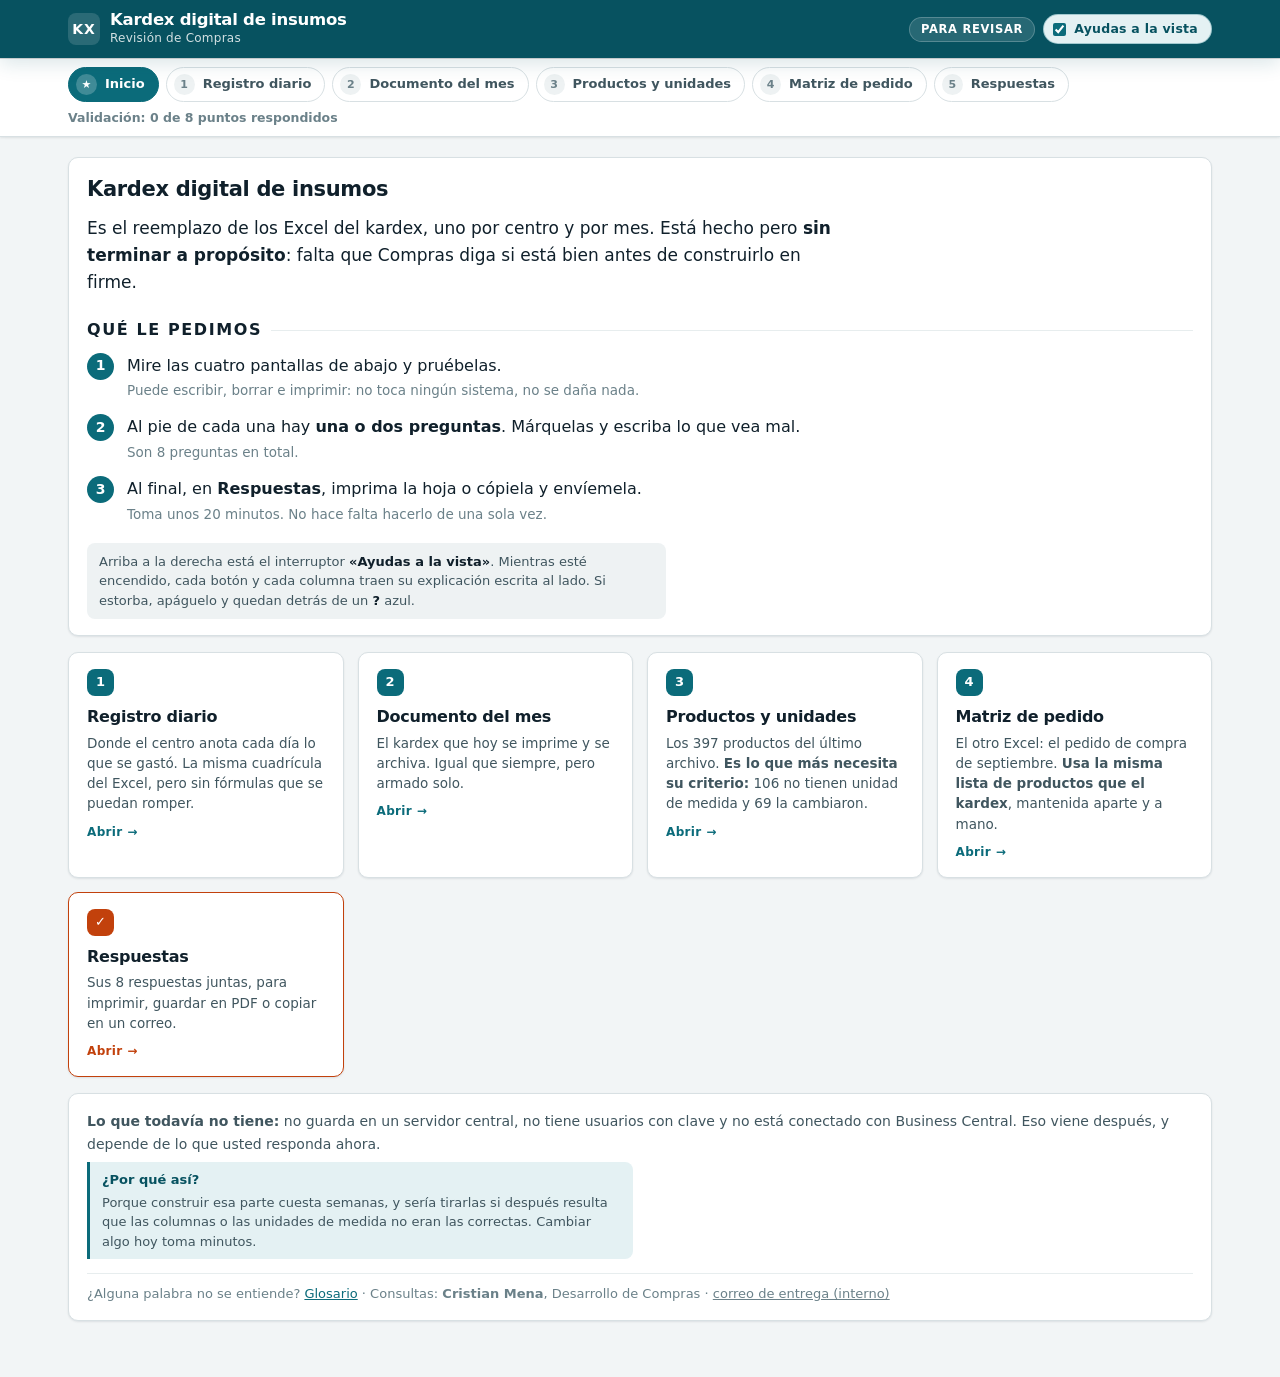
<file: index.html>
<!DOCTYPE html>
<html lang="es">
<head>
<meta charset="UTF-8">
<meta name="viewport" content="width=device-width, initial-scale=1.0">
<title>Kardex digital — revisión de Compras</title>
<link rel="stylesheet" href="base.css">
<link rel="stylesheet" href="extra.css">
<style>
  .grande{font-size:17px;line-height:1.6;max-width:70ch}
  ol.hacer{margin:0;padding-left:0;list-style:none;counter-reset:h}
  ol.hacer li{
    counter-increment:h;position:relative;padding-left:40px;margin-bottom:14px;
    font-size:16px;line-height:1.55;color:var(--ink);
  }
  ol.hacer li::before{
    content:counter(h);position:absolute;left:0;top:-1px;width:27px;height:27px;border-radius:50%;
    background:var(--pri);color:#fff;display:grid;place-items:center;font-size:14px;font-weight:800;
  }
  ol.hacer li small{display:block;font-size:13.5px;color:var(--ink-3);margin-top:2px}
</style>
</head>
<body>
<div id="cab"></div>

<div class="wrap">

  <div class="card card-p" style="margin-bottom:16px">
    <h2 style="font-size:21px">Kardex digital de insumos</h2>
    <p class="grande" style="margin:10px 0 0">
      Es el reemplazo de los Excel del kardex, uno por centro y por mes.
      Está hecho pero <b>sin terminar a propósito</b>: falta que Compras diga si está bien
      antes de construirlo en firme.
    </p>

    <h2 class="sec-h" style="margin:22px 0 12px">Qué le pedimos</h2>
    <ol class="hacer">
      <li>Mire las cuatro pantallas de abajo y pruébelas.
        <small>Puede escribir, borrar e imprimir: no toca ningún sistema, no se daña nada.</small></li>
      <li>Al pie de cada una hay <b>una o dos preguntas</b>. Márquelas y escriba lo que vea mal.
        <small>Son 8 preguntas en total.</small></li>
      <li>Al final, en <b>Respuestas</b>, imprima la hoja o cópiela y envíemela.
        <small>Toma unos 20 minutos. No hace falta hacerlo de una sola vez.</small></li>
    </ol>

    <p class="explica" style="margin:18px 0 0;max-width:70ch">
      Arriba a la derecha está el interruptor <b>«Ayudas a la vista»</b>. Mientras esté encendido, cada
      botón y cada columna traen su explicación escrita al lado. Si estorba, apáguelo y quedan detrás
      de un <b>?</b> azul.
    </p>
  </div>

  <div class="mosaico" style="margin-bottom:16px">

    <a class="tarj" href="1-ingreso.html">
      <div class="nro">1</div>
      <h3>Registro diario</h3>
      <p>Donde el centro anota cada día lo que se gastó. La misma cuadrícula del Excel, pero sin fórmulas que se puedan romper.</p>
      <div class="pie">Abrir →</div>
    </a>

    <a class="tarj" href="2-kardex-mensual.html">
      <div class="nro">2</div>
      <h3>Documento del mes</h3>
      <p>El kardex que hoy se imprime y se archiva. Igual que siempre, pero armado solo.</p>
      <div class="pie">Abrir →</div>
    </a>

    <a class="tarj" href="3-catalogo.html">
      <div class="nro">3</div>
      <h3>Productos y unidades</h3>
      <p>Los 397 productos del último archivo. <b>Es lo que más necesita su criterio:</b> 106 no tienen unidad de medida y 69 la cambiaron.</p>
      <div class="pie">Abrir →</div>
    </a>

    <a class="tarj" href="4-matriz-pedido.html">
      <div class="nro">4</div>
      <h3>Matriz de pedido</h3>
      <p>El otro Excel: el pedido de compra de septiembre. <b>Usa la misma lista de productos que el kardex</b>, mantenida aparte y a mano.</p>
      <div class="pie">Abrir →</div>
    </a>

    <a class="tarj" href="5-validacion.html" style="border-color:var(--acc)">
      <div class="nro" style="background:var(--acc)">✓</div>
      <h3>Respuestas</h3>
      <p>Sus 8 respuestas juntas, para imprimir, guardar en PDF o copiar en un correo.</p>
      <div class="pie" style="color:var(--acc)">Abrir →</div>
    </a>

  </div>

  <div class="card card-p">
    <p style="font-size:14px;color:var(--ink-2);margin:0;line-height:1.6">
      <b>Lo que todavía no tiene:</b> no guarda en un servidor central, no tiene usuarios con clave y no está
      conectado con Business Central. Eso viene después, y depende de lo que usted responda ahora.
      <i class="ayu" data-t="¿Por qué así?">
        Porque construir esa parte cuesta semanas, y sería tirarlas si después resulta que las columnas o
        las unidades de medida no eran las correctas. Cambiar algo hoy toma minutos.
      </i>
    </p>
    <p style="font-size:13px;color:var(--ink-3);margin:14px 0 0;border-top:1px solid var(--line-soft);padding-top:11px">
      ¿Alguna palabra no se entiende? <a href="glosario.html">Glosario</a> ·
      Consultas: <b>Cristian Mena</b>, Desarrollo de Compras ·
      <a href="correo-de-entrega.html" style="color:var(--ink-3)">correo de entrega (interno)</a>
    </p>
  </div>

</div>

<script src="datos.js"></script>
<script src="comun.js"></script>
<script>
KX.montar({ paso: 0, titulo: "Kardex digital de insumos", sub: "Revisión de Compras", etiqueta: "Para revisar" });
</script>
</body>
</html>
</file>
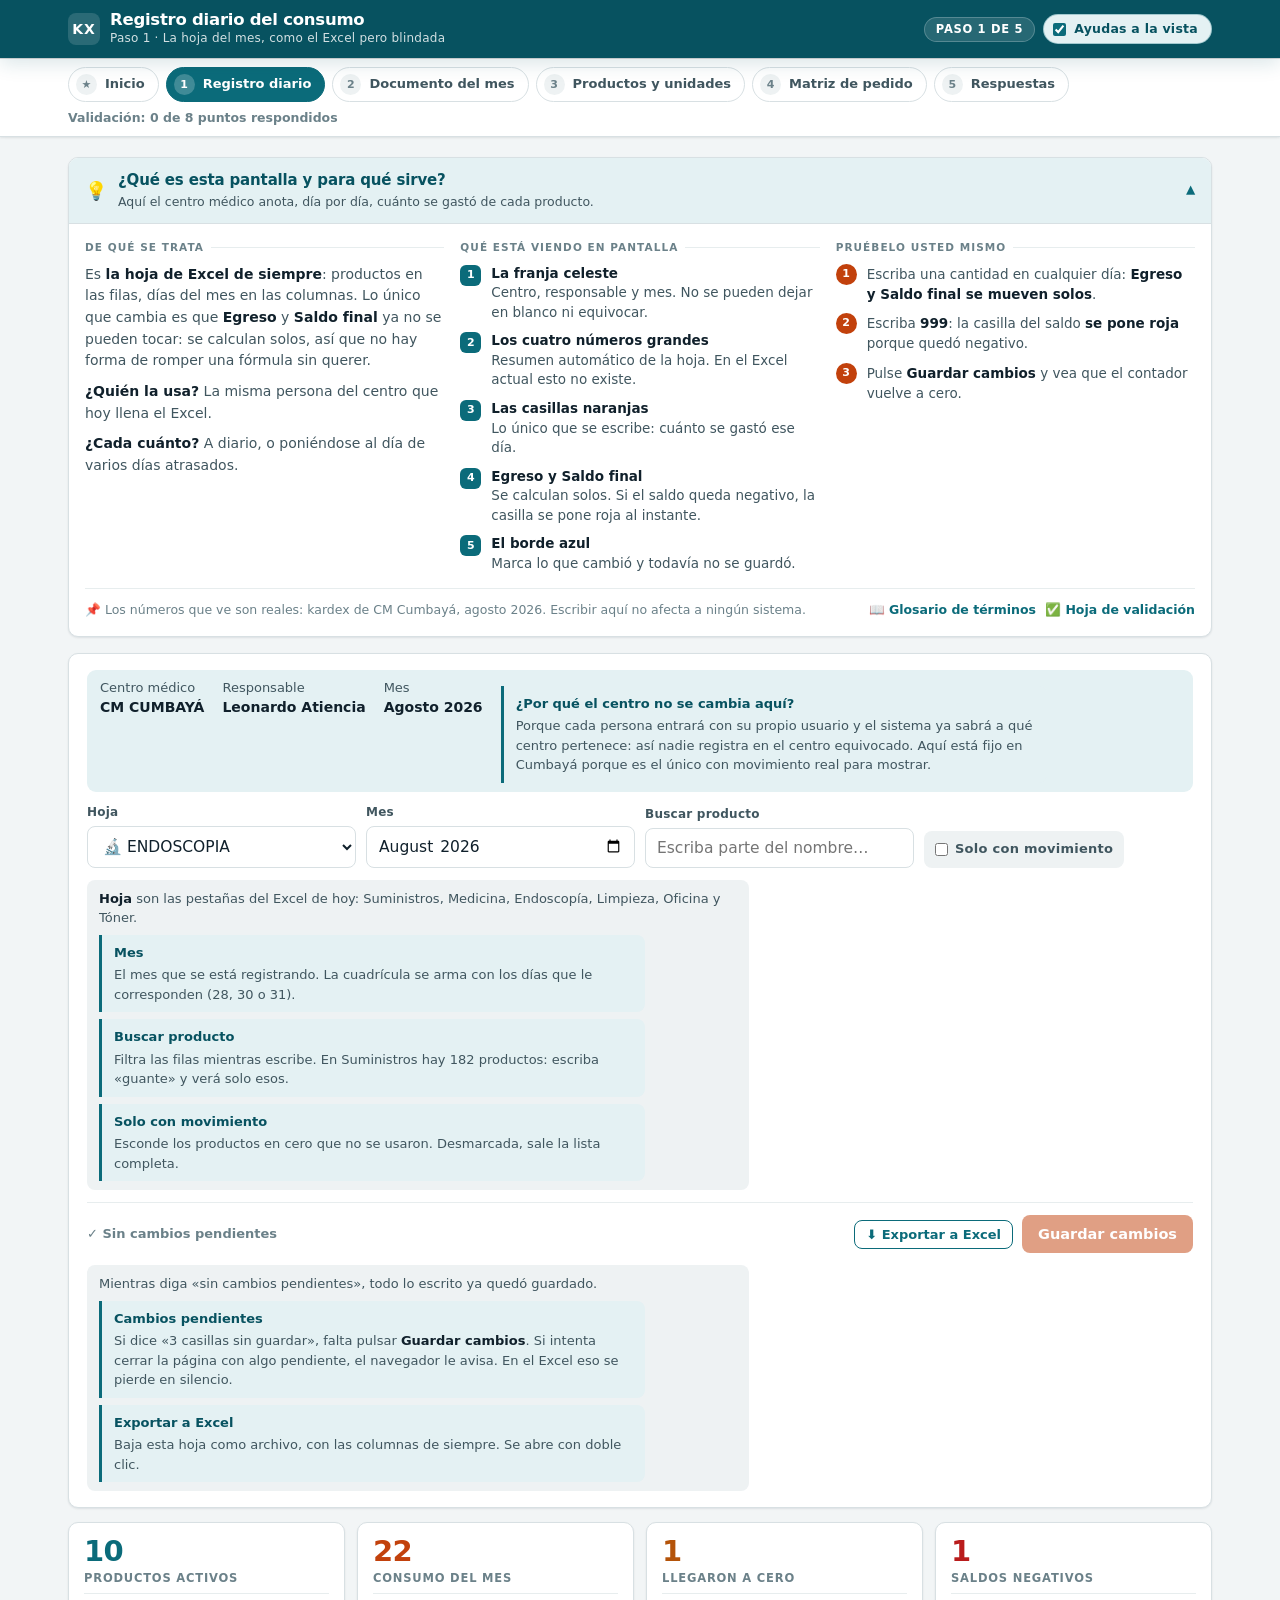
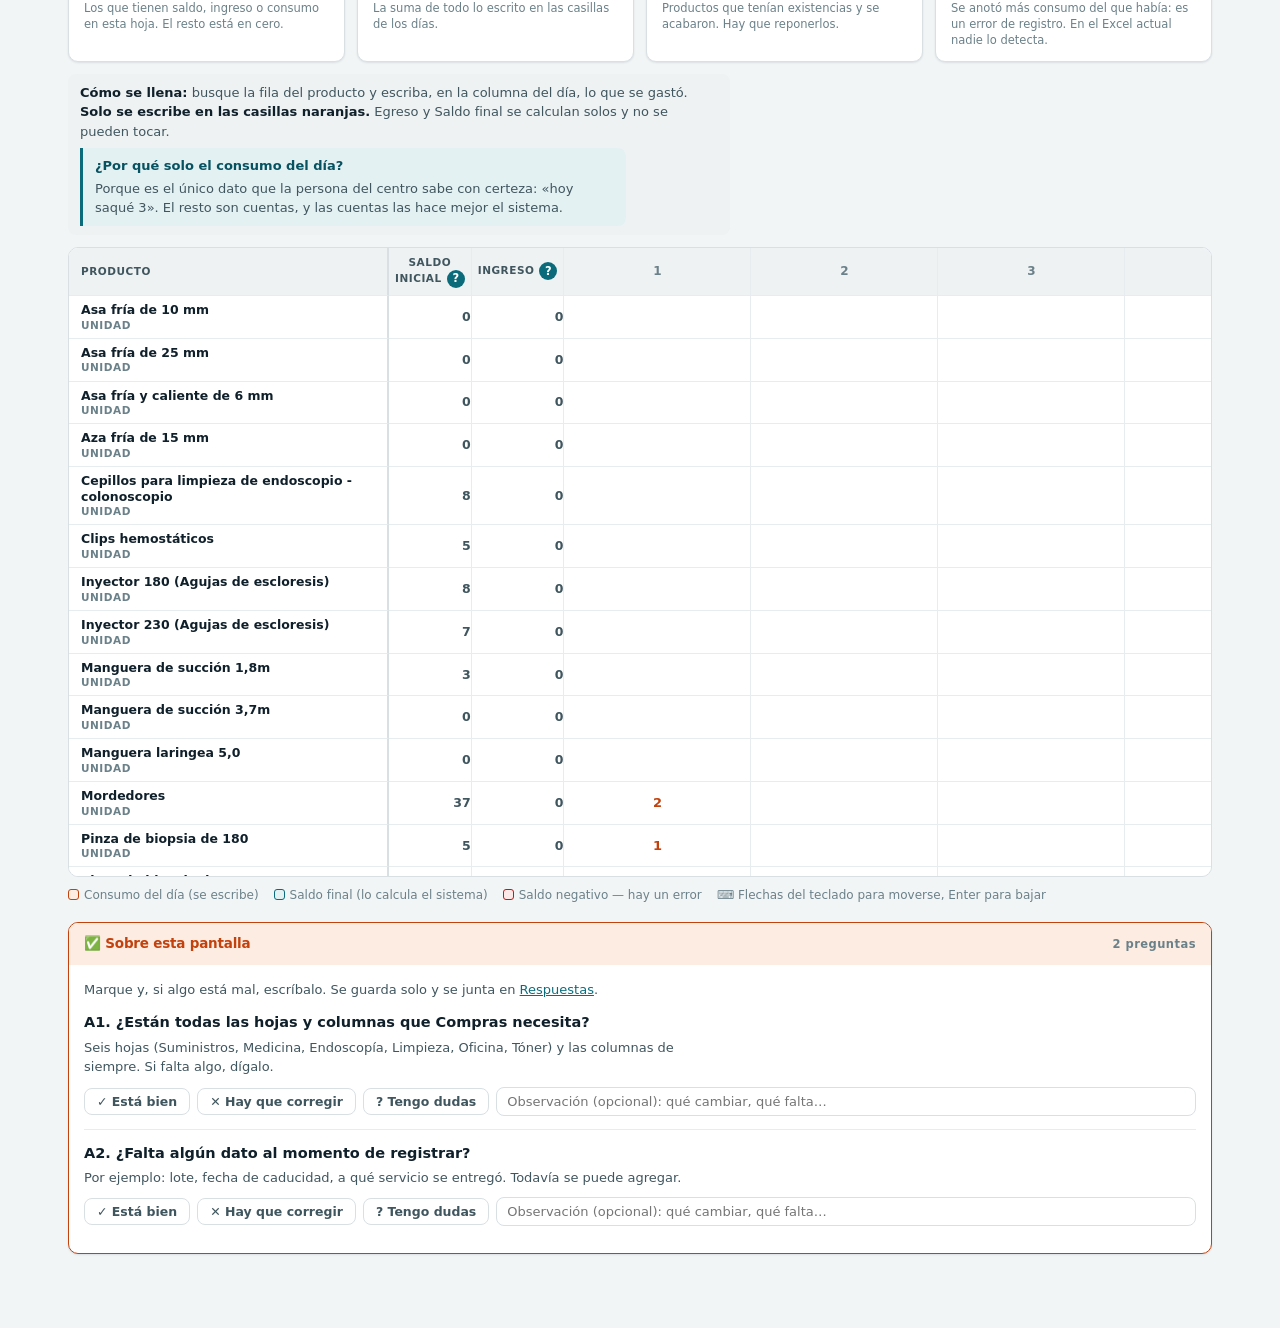
<file: 1-ingreso.html>
<!DOCTYPE html>
<html lang="es">
<head>
<meta charset="UTF-8">
<meta name="viewport" content="width=device-width, initial-scale=1.0">
<title>Paso 1 · Registro diario del consumo — Kardex Metrored</title>
<link rel="stylesheet" href="base.css">
<link rel="stylesheet" href="extra.css">
<style>
  .barra-f{display:grid;grid-template-columns:repeat(auto-fit,minmax(150px,1fr));gap:10px;align-items:end;margin-bottom:12px}
  .barra-f .acciones{display:flex;gap:8px;flex-wrap:wrap;align-items:center}
  .ident{display:flex;gap:18px;flex-wrap:wrap;background:var(--pri-cl);border-radius:9px;padding:9px 13px;margin-bottom:12px}
  .ident div{font-size:13px;color:var(--ink-2)}
  .ident b{display:block;color:var(--ink);font-size:14px}

  .hoja-wrap{overflow:auto;border:1px solid var(--line);border-radius:var(--r);background:var(--surf);max-height:70vh}
  table.hoja{border-collapse:separate;border-spacing:0;font-size:12.5px;width:max-content;min-width:100%}
  table.hoja th,table.hoja td{border-right:1px solid var(--line-soft);border-bottom:1px solid var(--line-soft);padding:0;white-space:nowrap}
  table.hoja thead th{
    position:sticky;top:0;z-index:3;background:var(--surf-2);color:var(--ink-2);
    font-size:10.5px;font-weight:800;letter-spacing:.05em;text-transform:uppercase;padding:7px 6px;text-align:center;
  }
  table.hoja thead th.dia{min-width:34px;font-size:12px;letter-spacing:0;color:var(--ink-3)}
  table.hoja thead th.dia.hoy{background:var(--pri);color:#fff}
  table.hoja thead th.dia.futuro{color:color-mix(in srgb,var(--ink-3) 55%,transparent)}
  table.hoja th.prodh{left:0;z-index:5;text-align:left;min-width:250px;padding-left:12px;border-right:2px solid var(--line)}
  table.hoja td.prodc{
    position:sticky;left:0;z-index:2;background:var(--surf);border-right:2px solid var(--line);
    padding:6px 12px;white-space:normal;min-width:250px;max-width:320px;font-weight:600;line-height:1.25;
  }
  table.hoja td.prodc small{display:block;font-size:10.5px;color:var(--ink-3);font-weight:800;letter-spacing:.05em;margin-top:1px}
  table.hoja td.prodc small.falta{color:var(--crit)}
  tr.fila:hover td{background:var(--surf-2)}
  tr.fila:hover td.prodc{background:var(--surf-2)}

  td.celda{text-align:center}
  td.celda input{
    width:100%;min-width:34px;border:none;background:transparent;text-align:center;padding:7px 2px;
    font-size:13px;font-weight:700;font-variant-numeric:tabular-nums;color:var(--acc);font-family:inherit;border-radius:0;
  }
  td.celda input:focus{outline:2px solid var(--pri);outline-offset:-2px;background:var(--pri-cl);color:var(--ink)}
  td.celda.futuro{background:repeating-linear-gradient(45deg,transparent,transparent 5px,var(--surf-2) 5px,var(--surf-2) 10px)}
  td.celda.futuro input{color:var(--ink-3)}
  td.fijo{text-align:right;padding:6px 9px;font-variant-numeric:tabular-nums;font-weight:700;color:var(--ink-2)}
  td.egreso{color:var(--acc);font-weight:800;background:var(--acc-cl)}
  td.saldo{font-weight:800;font-size:13.5px;background:var(--pri-cl);color:var(--pri-osc)}
  td.saldo.neg{background:var(--crit-cl);color:var(--crit)}
  td.tocado{box-shadow:inset 0 0 0 2px var(--pri)}
  .col-sep{border-left:2px solid var(--line)!important}

  .leyenda{display:flex;gap:15px;flex-wrap:wrap;font-size:12px;color:var(--ink-3);margin-top:10px;align-items:center}
  .leyenda i{display:inline-block;width:11px;height:11px;border-radius:3px;margin-right:5px;vertical-align:-1px}
  .estado-guardado{display:flex;align-items:center;gap:8px;font-size:13px;font-weight:700;color:var(--ink-3)}
  .estado-guardado.pend{color:var(--acc)}
</style>
</head>
<body>
<div id="cab"></div>

<div class="wrap">
  <div id="guia"></div>

  <div class="card card-p" style="margin-bottom:14px">

    <div class="ident">
      <div>Centro médico<b id="idCentro">CM CUMBAYÁ</b></div>
      <div>Responsable<b id="idResp">—</b></div>
      <div>Mes<b id="idMes">Agosto 2026</b></div>
      <div style="align-self:center">
        <i class="ayu" data-t="¿Por qué el centro no se cambia aquí?">
          Porque cada persona entrará con su propio usuario y el sistema ya sabrá a qué centro pertenece:
          así nadie registra en el centro equivocado. Aquí está fijo en Cumbayá porque es el único
          con movimiento real para mostrar.
        </i>
      </div>
    </div>

    <div class="barra-f">
      <div>
        <label for="fCat">Hoja</label>
        <select id="fCat"></select>
      </div>
      <div>
        <label for="fMes">Mes</label>
        <input id="fMes" type="month" value="2026-08">
      </div>
      <div>
        <label for="fQ">Buscar producto</label>
        <input id="fQ" type="search" placeholder="Escriba parte del nombre…">
      </div>
      <div class="acciones">
        <label style="display:flex;align-items:center;gap:7px;font-size:13px;background:var(--surf-2);border-radius:8px;padding:9px 11px;cursor:pointer;margin:0">
          <input type="checkbox" id="fMov" style="width:auto;margin:0"> Solo con movimiento
        </label>
      </div>
    </div>

    <p class="explica" style="margin:12px 0 0;max-width:80ch">
      <b>Hoja</b> son las pestañas del Excel de hoy: Suministros, Medicina, Endoscopía, Limpieza, Oficina y Tóner.
      <i class="ayu" data-t="Mes">
        El mes que se está registrando. La cuadrícula se arma con los días que le corresponden (28, 30 o 31).
      </i>
      <i class="ayu" data-t="Buscar producto">
        Filtra las filas mientras escribe. En Suministros hay 182 productos: escriba «guante» y verá solo esos.
      </i>
      <i class="ayu" data-t="Solo con movimiento">
        Esconde los productos en cero que no se usaron. Desmarcada, sale la lista completa.
      </i>
    </p>

    <div style="display:flex;gap:9px;flex-wrap:wrap;align-items:center;border-top:1px solid var(--line-soft);padding-top:12px;margin-top:12px">
      <div class="estado-guardado" id="estado">✓ Sin cambios pendientes</div>
      <div style="flex:1"></div>
      <button class="b-out b-sm" onclick="exportar()">⬇️ Exportar a Excel</button>
      <button class="b-acc" id="btnG" onclick="guardar()">Guardar cambios</button>
    </div>
    <p class="explica" style="margin:12px 0 0;max-width:80ch">
      Mientras diga «sin cambios pendientes», todo lo escrito ya quedó guardado.
      <i class="ayu" data-t="Cambios pendientes">
        Si dice «3 casillas sin guardar», falta pulsar <b>Guardar cambios</b>. Si intenta cerrar la página
        con algo pendiente, el navegador le avisa. En el Excel eso se pierde en silencio.
      </i>
      <i class="ayu" data-t="Exportar a Excel">
        Baja esta hoja como archivo, con las columnas de siempre. Se abre con doble clic.
      </i>
    </p>
  </div>

  <div class="kpis" style="margin-bottom:12px" id="kpis"></div>

  <p class="explica" style="max-width:80ch">
    <b>Cómo se llena:</b> busque la fila del producto y escriba, en la columna del día, lo que se gastó.
    <b>Solo se escribe en las casillas naranjas.</b> Egreso y Saldo final se calculan solos y no se pueden tocar.
    <i class="ayu" data-t="¿Por qué solo el consumo del día?">
      Porque es el único dato que la persona del centro sabe con certeza: «hoy saqué 3». El resto son cuentas,
      y las cuentas las hace mejor el sistema.
    </i>
  </p>

  <div class="hoja-wrap" id="hojaCont"></div>
  <div class="leyenda">
    <span><i style="background:var(--acc-cl);border:1px solid var(--acc)"></i>Consumo del día (se escribe)</span>
    <span><i style="background:var(--pri-cl);border:1px solid var(--pri)"></i>Saldo final (lo calcula el sistema)</span>
    <span><i style="background:var(--crit-cl);border:1px solid var(--crit)"></i>Saldo negativo — hay un error</span>
    <span>⌨️ Flechas del teclado para moverse, Enter para bajar</span>
  </div>

  <div id="cajaVal"></div>
</div>

<script src="datos.js"></script>
<script src="comun.js"></script>
<script>
const $ = s => document.querySelector(s);
let CAT = "ENDOSCOPIA";
let ANIO = 2026, MES = 8;
let FILAS = [];      // las filas del kardex que se están mostrando
let CAMBIOS = {};    // "producto||día" -> valor nuevo, todavía sin guardar

KX.montar({ paso: 1, titulo: "Registro diario del consumo", sub: "Paso 1 · La hoja del mes, como el Excel pero blindada", etiqueta: "Paso 1 de 5" });

document.getElementById("idResp").textContent = KX.RESP_DEMO;

document.getElementById("guia").innerHTML = KX.panelPantalla({
  id: "ingreso",
  resumen: "Aquí el centro médico anota, día por día, cuánto se gastó de cada producto.",
  queEs: `Es <b>la hoja de Excel de siempre</b>: productos en las filas, días del mes en las columnas.
    Lo único que cambia es que <b>Egreso</b> y <b>Saldo final</b> ya no se pueden tocar: se calculan solos,
    así que no hay forma de romper una fórmula sin querer.`,
  quien: "La misma persona del centro que hoy llena el Excel.",
  cuando: "A diario, o poniéndose al día de varios días atrasados.",
  enPantalla: [
    { q: "La franja celeste", d: "Centro, responsable y mes. No se pueden dejar en blanco ni equivocar." },
    { q: "Los cuatro números grandes", d: "Resumen automático de la hoja. En el Excel actual esto no existe." },
    { q: "Las casillas naranjas", d: "Lo único que se escribe: cuánto se gastó ese día." },
    { q: "Egreso y Saldo final", d: "Se calculan solos. Si el saldo queda negativo, la casilla se pone roja al instante." },
    { q: "El borde azul", d: "Marca lo que cambió y todavía no se guardó." }
  ],
  probar: [
    "Escriba una cantidad en cualquier día: <b>Egreso y Saldo final se mueven solos</b>.",
    "Escriba <b>999</b>: la casilla del saldo <b>se pone roja</b> porque quedó negativo.",
    "Pulse <b>Guardar cambios</b> y vea que el contador vuelve a cero."
  ]
});

$("#fCat").innerHTML = KX.CATS.map(c => `<option value="${c}"${c === CAT ? " selected" : ""}>${KX.ICONO[c]} ${c}</option>`).join("");
$("#fCat").onchange = () => {
  if (pendientes() && !confirm("Hay cambios sin guardar. ¿Cambiar de hoja igual?")) { $("#fCat").value = CAT; return; }
  CAT = $("#fCat").value; CAMBIOS = {}; cargar();
};
$("#fMes").onchange = () => { const [a, m] = $("#fMes").value.split("-"); ANIO = +a; MES = +m; CAMBIOS = {}; cargar(); };
$("#fQ").oninput = pintar;
$("#fMov").onchange = pintar;

function pendientes() { return Object.keys(CAMBIOS).length; }
function nDias() { return KX.diasDelMes(ANIO, MES); }

function cargar() {
  FILAS = KX.kardex({ centro: KX.CENTRO_DEMO, categoria: CAT, anio: ANIO, mes: MES });
  // se completa con el catálogo oficial, para poder registrar productos que aún no tienen movimiento
  const hay = new Set(FILAS.map(f => f.producto));
  KX.catalogo(CAT).forEach(p => {
    if (!hay.has(p.p)) FILAS.push({
      categoria: CAT, producto: p.p, unidad: p.u || "", ini: 0, ing: 0, ajuste: 0,
      dias: {}, egreso: 0, movs: 0, saldo: 0, promedio: 0, cobertura: 0, estado: "sinmov"
    });
  });
  FILAS.sort((a, b) => a.producto.localeCompare(b.producto, "es"));
  const nm = (KX.D.meses[MES - 1] || "") + " " + ANIO;
  document.getElementById("idMes").textContent = nm.charAt(0) + nm.slice(1).toLowerCase();
  pintar();
}

function visibles() {
  const q = KX.norm($("#fQ").value.trim());
  const soloMov = $("#fMov").checked;
  return FILAS.filter(f => {
    if (q && !KX.norm(f.producto).includes(q)) return false;
    if (soloMov && !(f.ini || f.ing || f.egreso || Object.keys(f.dias).length)) return false;
    return true;
  });
}

function valorCelda(f, d) {
  const k = f.producto + "||" + d;
  return (k in CAMBIOS) ? CAMBIOS[k] : (f.dias[d] || 0);
}
function egresoDe(f) {
  let s = 0; for (let d = 1; d <= nDias(); d++) s += KX.n0(valorCelda(f, d));
  return s;
}

function pintar() {
  const arr = visibles();
  const nd = nDias();
  const hoy = (ANIO === 2026 && MES === 8) ? 18 : 32;   // "día actual" del ejemplo

  const cabDias = Array.from({ length: nd }, (_, i) => {
    const d = i + 1;
    const cls = d === hoy ? "dia hoy" : (d > hoy ? "dia futuro" : "dia");
    return `<th class="${cls}">${d}</th>`;
  }).join("");

  const cuerpo = arr.map((f, fi) => {
    const eg = egresoDe(f);
    const saldo = f.ini + f.ing + f.ajuste - eg;
    const celdas = Array.from({ length: nd }, (_, i) => {
      const d = i + 1;
      const v = valorCelda(f, d);
      const k = f.producto + "||" + d;
      const cls = "celda" + (d > hoy ? " futuro" : "") + ((k in CAMBIOS) ? " tocado" : "");
      return `<td class="${cls}"><input inputmode="numeric" data-f="${fi}" data-d="${d}" value="${v || ""}"></td>`;
    }).join("");
    const uni = f.unidad
      ? `<small>${KX.esc(f.unidad)}</small>`
      : `<small class="falta">SIN UNIDAD DEFINIDA</small>`;
    return `<tr class="fila">
      <td class="prodc">${KX.esc(f.producto)}${uni}</td>
      <td class="fijo">${KX.fmt(f.ini)}</td>
      <td class="fijo">${KX.fmt(f.ing)}</td>
      ${celdas}
      <td class="fijo egreso col-sep">${KX.fmt(eg)}</td>
      <td class="fijo saldo${saldo < 0 ? " neg" : ""}">${KX.fmt(saldo)}</td>
    </tr>`;
  }).join("");

  const ayIni = KX.ayLinea("Saldo inicial", "Lo que había el día 1. <b>Se arrastra solo</b> del mes anterior; hoy se teclea a mano y por eso a veces no cuadra.");
  const ayIng = KX.ayLinea("Ingreso", "Lo que llegó de bodega central. Es lo que <b>suma</b>.");
  const ayEg = KX.ayLinea("Egreso", "Todo lo gastado en el mes: la suma de los días. <b>No se escribe.</b>");
  const aySf = KX.ayLinea("Saldo final", "Lo que debería quedar: inicial + ingreso − egreso. En rojo = negativo, o sea <b>se anotó más de lo que había</b>: siempre es un error.");

  $("#hojaCont").innerHTML = arr.length ? `
    <table class="hoja">
      <thead><tr>
        <th class="prodh">Producto</th>
        <th>Saldo<br>inicial${ayIni}</th><th>Ingreso${ayIng}</th>
        ${cabDias}
        <th class="col-sep">Egreso${ayEg}</th><th>Saldo<br>final${aySf}</th>
      </tr></thead>
      <tbody>${cuerpo}</tbody>
    </table>` : `<div class="vacio">Ningún producto coincide con lo que buscó.</div>`;

  $("#hojaCont").querySelectorAll("td.celda input").forEach(inp => {
    inp.onchange = inp.oninput = () => {
      const f = arr[+inp.dataset.f], d = +inp.dataset.d;
      const k = f.producto + "||" + d;
      const nuevo = KX.n0(inp.value);
      if (nuevo === (f.dias[d] || 0)) delete CAMBIOS[k]; else CAMBIOS[k] = nuevo;
      recalcFila(inp.closest("tr"), f);
      marcarEstado();
    };
    inp.onkeydown = e => mover(e, inp);
    inp.onfocus = () => inp.select();
  });

  pintarKPIs(arr);
  marcarEstado();
}

function recalcFila(tr, f) {
  const eg = egresoDe(f);
  const saldo = f.ini + f.ing + f.ajuste - eg;
  const tds = tr.querySelectorAll("td.fijo");
  tds[2].textContent = KX.fmt(eg);
  const ts = tds[3];
  ts.textContent = KX.fmt(saldo);
  ts.classList.toggle("neg", saldo < 0);
  tr.querySelectorAll("td.celda").forEach(td => {
    const i = td.querySelector("input");
    td.classList.toggle("tocado", (f.producto + "||" + i.dataset.d) in CAMBIOS);
  });
  pintarKPIs(visibles());
}

function mover(e, inp) {
  const d = +inp.dataset.d, f = +inp.dataset.f;
  let sel = null;
  if (e.key === "ArrowRight") sel = `[data-f="${f}"][data-d="${d + 1}"]`;
  else if (e.key === "ArrowLeft") sel = `[data-f="${f}"][data-d="${d - 1}"]`;
  else if (e.key === "ArrowDown" || e.key === "Enter") sel = `[data-f="${f + 1}"][data-d="${d}"]`;
  else if (e.key === "ArrowUp") sel = `[data-f="${f - 1}"][data-d="${d}"]`;
  if (!sel) return;
  const t = $("#hojaCont").querySelector("td.celda input" + sel);
  if (t) { e.preventDefault(); t.focus(); t.select(); }
}

function pintarKPIs(arr) {
  const con = arr.filter(f => f.ini || f.ing || egresoDe(f));
  const eg = arr.reduce((s, f) => s + egresoDe(f), 0);
  const neg = arr.filter(f => (f.ini + f.ing + f.ajuste - egresoDe(f)) < 0).length;
  const cero = arr.filter(f => (f.ini || f.ing) && (f.ini + f.ing + f.ajuste - egresoDe(f)) === 0).length;
  $("#kpis").innerHTML = `
    <div class="kpi pri"><div class="n">${con.length}</div><div class="l">Productos activos</div>
      <div class="h">Los que tienen saldo, ingreso o consumo en esta hoja. El resto está en cero.</div></div>
    <div class="kpi acc"><div class="n">${KX.fmt(eg)}</div><div class="l">Consumo del mes</div>
      <div class="h">La suma de todo lo escrito en las casillas de los días.</div></div>
    <div class="kpi warn"><div class="n">${cero}</div><div class="l">Llegaron a cero</div>
      <div class="h">Productos que tenían existencias y se acabaron. Hay que reponerlos.</div></div>
    <div class="kpi ${neg ? "crit" : ""}"><div class="n">${neg}</div><div class="l">Saldos negativos</div>
      <div class="h">Se anotó más consumo del que había: es un error de registro. En el Excel actual nadie lo detecta.</div></div>`;
}

function marcarEstado() {
  const n = pendientes();
  const e = $("#estado");
  e.className = "estado-guardado" + (n ? " pend" : "");
  e.textContent = n ? `● ${n} casilla(s) sin guardar` : "✓ Sin cambios pendientes";
  $("#btnG").disabled = !n;
}

function guardar() {
  const n = pendientes();
  if (!n) return;
  const movs = [];
  Object.keys(CAMBIOS).forEach(k => {
    const [prod, d] = k.split("||");
    const f = FILAS.find(x => x.producto === prod);
    const delta = CAMBIOS[k] - (f.dias[+d] || 0);
    if (!delta) return;
    movs.push({
      centro: KX.CENTRO_DEMO, categoria: CAT, producto: prod, unidad: f.unidad,
      fecha: KX.fecha(ANIO, MES, +d), tipo: "EGRESO", cantidad: delta,
      responsable: KX.RESP_DEMO, obs: ""
    });
  });
  KX.agregar(movs);
  CAMBIOS = {};
  KX.toast("✓ " + n + " casilla(s) guardadas");
  cargar();
}

function exportar() {
  const nd = nDias();
  const arr = visibles();
  const enc = ["PRODUCTO", "UNIDAD", "SALDO INICIAL", "INGRESO"]
    .concat(Array.from({ length: nd }, (_, i) => String(i + 1)))
    .concat(["EGRESO", "SALDO FINAL"]);
  const filas = [
    ["CENTRO MÉDICO", KX.CENTRO_DEMO],
    ["RESPONSABLE", KX.RESP_DEMO],
    ["MES", (KX.D.meses[MES - 1] || "") + " " + ANIO],
    ["HOJA", CAT],
    [], enc
  ];
  arr.forEach(f => {
    const eg = egresoDe(f);
    filas.push([f.producto, f.unidad, f.ini, f.ing]
      .concat(Array.from({ length: nd }, (_, i) => valorCelda(f, i + 1) || ""))
      .concat([eg, f.ini + f.ing + f.ajuste - eg]));
  });
  KX.descargarCSV(`Kardex-${CAT}-${ANIO}-${KX.pad(MES)}.csv`, filas);
}

document.getElementById("cajaVal").innerHTML = KX.cajaValidar("A");
KX.pintarValidacion();
KX.expandirAyudas();

cargar();
window.addEventListener("beforeunload", e => { if (pendientes()) { e.preventDefault(); e.returnValue = ""; } });
</script>
</body>
</html>
</file>
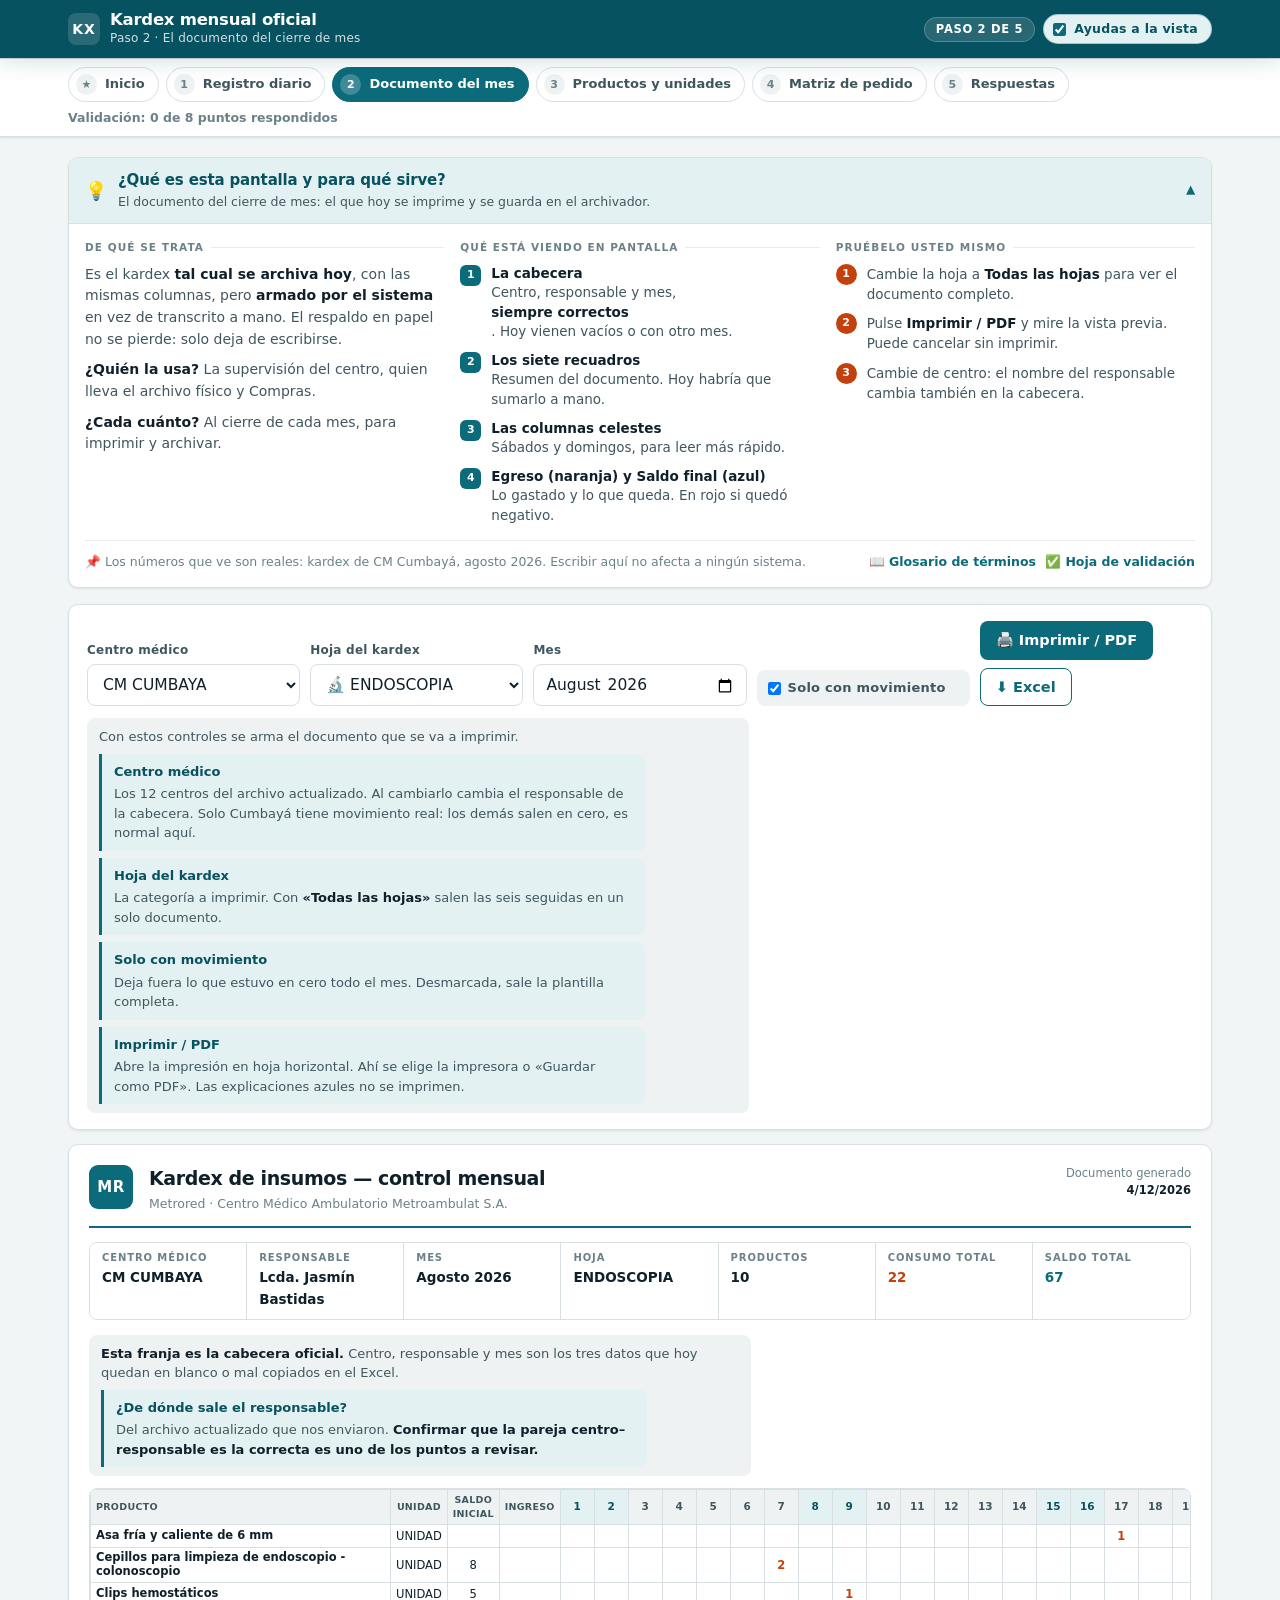
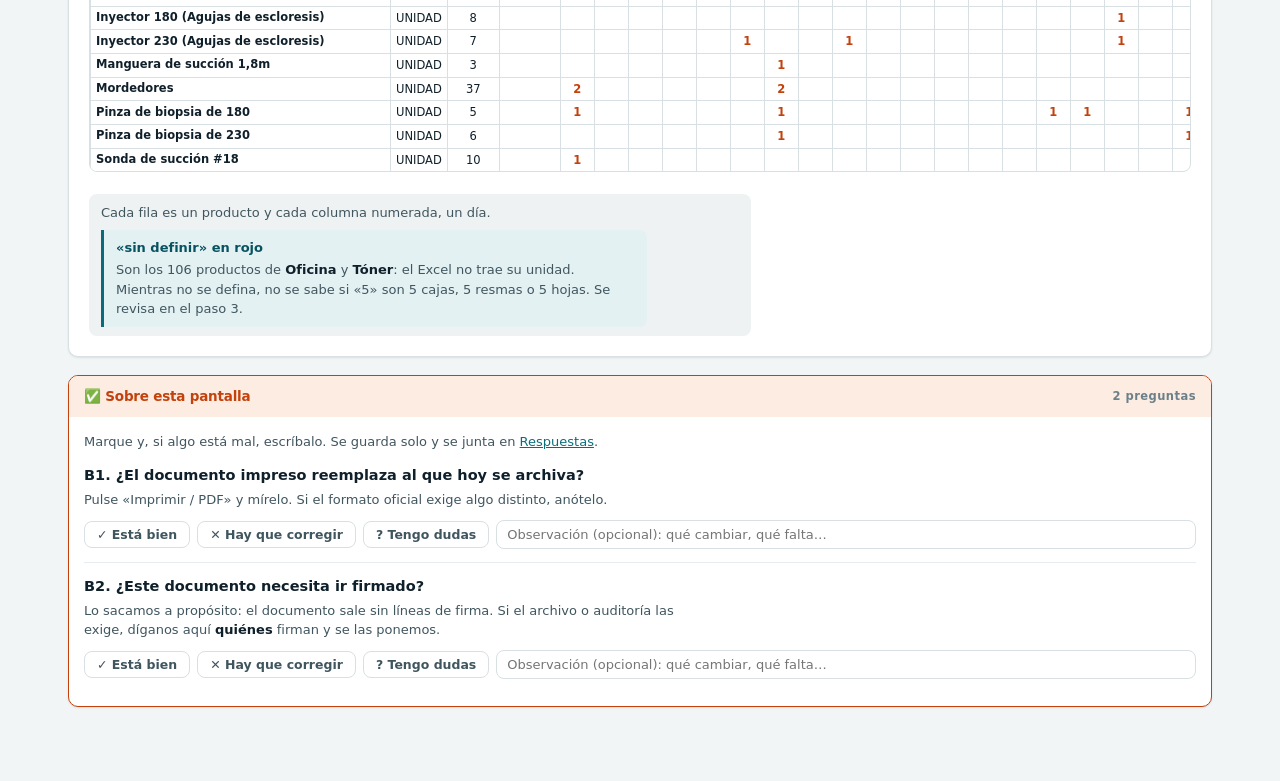
<file: 2-kardex-mensual.html>
<!DOCTYPE html>
<html lang="es">
<head>
<meta charset="UTF-8">
<meta name="viewport" content="width=device-width, initial-scale=1.0">
<title>Paso 2 · Kardex mensual oficial — Kardex Metrored</title>
<link rel="stylesheet" href="base.css">
<link rel="stylesheet" href="extra.css">
<style>
  .controles{display:grid;grid-template-columns:repeat(auto-fit,minmax(155px,1fr));gap:10px;align-items:end}

  .doc{background:var(--surf);border:1px solid var(--line);border-radius:var(--r);padding:20px;box-shadow:var(--sombra)}
  .doc-head{display:flex;gap:16px;align-items:flex-start;border-bottom:2px solid var(--pri);padding-bottom:13px;margin-bottom:14px;flex-wrap:wrap}
  .doc-head .logo{width:44px;height:44px;border-radius:9px;background:var(--pri);color:#fff;display:grid;place-items:center;font-weight:800;font-size:15px;letter-spacing:.04em;flex:none}
  .doc-head .tit{flex:1;min-width:200px}
  .doc-head h2{font-size:19px;letter-spacing:-.02em}
  .doc-head .sub{font-size:12.5px;color:var(--ink-3);margin-top:2px}
  .doc-meta{display:grid;grid-template-columns:repeat(auto-fit,minmax(135px,1fr));gap:0;border:1px solid var(--line);border-radius:8px;overflow:hidden;margin-bottom:15px}
  .doc-meta div{padding:8px 12px;border-right:1px solid var(--line);background:var(--surf)}
  .doc-meta div:last-child{border-right:none}
  .doc-meta small{display:block;font-size:10px;font-weight:800;letter-spacing:.09em;text-transform:uppercase;color:var(--ink-3)}
  .doc-meta b{font-size:13.5px}

  table.kx{border-collapse:collapse;width:max-content;min-width:100%;font-size:11.5px}
  table.kx th,table.kx td{border:1px solid var(--line);padding:3px 5px;white-space:nowrap;text-align:center}
  table.kx thead th{background:var(--surf-2);font-size:9.5px;font-weight:800;letter-spacing:.03em;text-transform:uppercase;color:var(--ink-2);position:sticky;top:0;z-index:3}
  table.kx thead th.dia{min-width:23px;font-size:10.5px;letter-spacing:0}
  table.kx thead th.fds{background:var(--pri-cl);color:var(--pri-osc)}
  table.kx th.pr,table.kx td.pr{text-align:left;min-width:235px;max-width:300px;white-space:normal;position:sticky;left:0;background:var(--surf);z-index:2;font-weight:600;line-height:1.2}
  table.kx th.pr{z-index:4;background:var(--surf-2)}
  table.kx td.n{font-variant-numeric:tabular-nums;min-width:34px}
  table.kx td.cons{color:var(--acc);font-weight:700}
  table.kx td.eg{background:var(--acc-cl);color:var(--acc);font-weight:800}
  table.kx td.sf{background:var(--pri-cl);color:var(--pri-osc);font-weight:800}
  table.kx td.sf.neg{background:var(--crit-cl);color:var(--crit)}
  table.kx td.sinu{color:var(--crit);font-weight:800}
  table.kx tr.cat td{background:var(--surf-2);text-align:left;font-weight:800;font-size:10.5px;letter-spacing:.07em;text-transform:uppercase;color:var(--pri-osc)}
  table.kx tbody tr:hover td:not(.pr){background:color-mix(in srgb,var(--pri) 7%,transparent)}
  .scroll-doc{overflow:auto;max-height:66vh;border:1px solid var(--line);border-radius:8px}

  @media print{
    @page{size:A4 landscape;margin:9mm}
    body{background:#fff}
    .top,.pasos,.no-print,.demo-nota,.guia,.validar{display:none!important}
    .wrap{max-width:none;padding:0}
    .doc{border:none;box-shadow:none;padding:0;border-radius:0}
    .scroll-doc{max-height:none;overflow:visible;border:none}
    table.kx{font-size:8px;width:100%}
    table.kx th,table.kx td{padding:1.5px 2px}
    table.kx th.pr,table.kx td.pr{min-width:0;max-width:150px;position:static}
    table.kx thead th{position:static}
    *{-webkit-print-color-adjust:exact;print-color-adjust:exact}
    tr,td,th{page-break-inside:avoid}
  }
</style>
</head>
<body>
<div id="cab"></div>

<div class="wrap">
  <div id="guia"></div>

  <div class="card card-p no-print" style="margin-bottom:14px">
    <div class="controles">
      <div><label for="fCentro">Centro médico</label><select id="fCentro"></select></div>
      <div><label for="fCat">Hoja del kardex</label><select id="fCat"></select></div>
      <div><label for="fMes">Mes</label><input id="fMes" type="month" value="2026-08"></div>
      <div>
        <label style="display:flex;align-items:center;gap:7px;background:var(--surf-2);border-radius:8px;padding:9px 11px;cursor:pointer;margin:0;font-size:13px">
          <input type="checkbox" id="fMov" style="width:auto;margin:0" checked> Solo con movimiento
        </label>
      </div>
      <div class="btns">
        <button class="b-pri" onclick="window.print()">🖨️ Imprimir / PDF</button>
        <button class="b-out" onclick="exportar()">⬇️ Excel</button>
      </div>
    </div>
    <p class="explica" style="margin:12px 0 0;max-width:80ch">
      Con estos controles se arma el documento que se va a imprimir.
      <i class="ayu" data-t="Centro médico">
        Los 12 centros del archivo actualizado. Al cambiarlo cambia el responsable de la cabecera.
        Solo Cumbayá tiene movimiento real: los demás salen en cero, es normal aquí.
      </i>
      <i class="ayu" data-t="Hoja del kardex">
        La categoría a imprimir. Con <b>«Todas las hojas»</b> salen las seis seguidas en un solo documento.
      </i>
      <i class="ayu" data-t="Solo con movimiento">
        Deja fuera lo que estuvo en cero todo el mes. Desmarcada, sale la plantilla completa.
      </i>
      <i class="ayu" data-t="Imprimir / PDF">
        Abre la impresión en hoja horizontal. Ahí se elige la impresora o «Guardar como PDF».
        Las explicaciones azules no se imprimen.
      </i>
    </p>
  </div>

  <div class="doc" id="doc"></div>

  <div id="cajaVal"></div>
</div>

<script src="datos.js"></script>
<script src="comun.js"></script>
<script>
const $ = s => document.querySelector(s);
let ANIO = 2026, MES = 8;

KX.montar({ paso: 2, titulo: "Kardex mensual oficial", sub: "Paso 2 · El documento del cierre de mes", etiqueta: "Paso 2 de 5" });

document.getElementById("guia").innerHTML = KX.panelPantalla({
  id: "mensual",
  resumen: "El documento del cierre de mes: el que hoy se imprime y se guarda en el archivador.",
  queEs: `Es el kardex <b>tal cual se archiva hoy</b>, con las mismas columnas, pero
    <b>armado por el sistema</b> en vez de transcrito a mano. El respaldo en papel no se pierde:
    solo deja de escribirse.`,
  quien: "La supervisión del centro, quien lleva el archivo físico y Compras.",
  cuando: "Al cierre de cada mes, para imprimir y archivar.",
  enPantalla: [
    { q: "La cabecera", d: "Centro, responsable y mes, <b>siempre correctos</b>. Hoy vienen vacíos o con otro mes." },
    { q: "Los siete recuadros", d: "Resumen del documento. Hoy habría que sumarlo a mano." },
    { q: "Las columnas celestes", d: "Sábados y domingos, para leer más rápido." },
    { q: "Egreso (naranja) y Saldo final (azul)", d: "Lo gastado y lo que queda. En rojo si quedó negativo." }
  ],
  probar: [
    "Cambie la hoja a <b>Todas las hojas</b> para ver el documento completo.",
    "Pulse <b>Imprimir / PDF</b> y mire la vista previa. Puede cancelar sin imprimir.",
    "Cambie de centro: el nombre del responsable cambia también en la cabecera."
  ]
});

$("#fCentro").innerHTML = KX.D.centros.map(c => `<option${c === KX.CENTRO_DEMO ? " selected" : ""}>${KX.esc(c)}</option>`).join("");
$("#fCat").innerHTML = `<option value="">Todas las hojas</option>` +
  KX.CATS.map(c => `<option value="${c}"${c === "ENDOSCOPIA" ? " selected" : ""}>${KX.ICONO[c]} ${c}</option>`).join("");
["fCentro", "fCat", "fMes", "fMov"].forEach(id => $("#" + id).onchange = pintar);

function respDe(centro) {
  const i = KX.D.centros.indexOf(centro);
  return (KX.D.supervisoras && KX.D.supervisoras[i]) || "—";
}
function nombreMes(m) {
  const s = KX.D.meses[m - 1] || String(m);
  return s.charAt(0) + s.slice(1).toLowerCase();
}

function filas() {
  const cat = $("#fCat").value;
  let arr = KX.kardex({ centro: $("#fCentro").value, categoria: cat || undefined, anio: ANIO, mes: MES });
  if (!$("#fMov").checked) {
    const hay = new Set(arr.map(f => f.categoria + "||" + f.producto));
    (cat ? [cat] : KX.CATS).forEach(c => KX.catalogo(c).forEach(p => {
      if (!hay.has(c + "||" + p.p)) arr.push({
        categoria: c, producto: p.p, unidad: p.u || "", ini: 0, ing: 0, ajuste: 0,
        dias: {}, egreso: 0, saldo: 0, movs: 0, promedio: 0, cobertura: 0, estado: "sinmov"
      });
    }));
  }
  return arr.sort((a, b) => (KX.CATS.indexOf(a.categoria) - KX.CATS.indexOf(b.categoria)) ||
    a.producto.localeCompare(b.producto, "es"));
}

function pintar() {
  const [a, m] = $("#fMes").value.split("-"); ANIO = +a; MES = +m;
  const centro = $("#fCentro").value;
  const arr = filas();
  const nd = KX.diasDelMes(ANIO, MES);

  const cabDias = Array.from({ length: nd }, (_, i) => {
    const d = i + 1, dow = new Date(ANIO, MES - 1, d).getDay();
    return `<th class="dia${(dow === 0 || dow === 6) ? " fds" : ""}">${d}</th>`;
  }).join("");

  let ultCat = null;
  const cuerpo = arr.map(f => {
    let pre = "";
    if (f.categoria !== ultCat && !$("#fCat").value) {
      ultCat = f.categoria;
      pre = `<tr class="cat"><td colspan="${nd + 5}">${KX.ICONO[f.categoria]} ${KX.esc(f.categoria)}</td></tr>`;
    }
    const celdas = Array.from({ length: nd }, (_, i) => {
      const v = f.dias[i + 1];
      return `<td class="n${v ? " cons" : ""}">${v ? KX.fmt(v) : ""}</td>`;
    }).join("");
    return pre + `<tr>
      <td class="pr">${KX.esc(f.producto)}</td>
      <td class="n${f.unidad ? "" : " sinu"}">${f.unidad ? KX.esc(f.unidad) : "sin definir"}</td>
      <td class="n">${f.ini || ""}</td>
      <td class="n">${f.ing || ""}</td>
      ${celdas}
      <td class="n eg">${f.egreso || ""}</td>
      <td class="n sf${f.saldo < 0 ? " neg" : ""}">${KX.fmt(f.saldo)}</td>
    </tr>`;
  }).join("");

  const totEg = arr.reduce((s, f) => s + f.egreso, 0);
  const totSf = arr.reduce((s, f) => s + f.saldo, 0);

  $("#doc").innerHTML = `
    <div class="doc-head">
      <div class="logo">MR</div>
      <div class="tit">
        <h2>Kardex de insumos — control mensual</h2>
        <div class="sub">Metrored · Centro Médico Ambulatorio Metroambulat S.A.</div>
      </div>
      <div style="text-align:right;font-size:11.5px;color:var(--ink-3)">
        <div>Documento generado</div>
        <div style="font-weight:800;color:var(--ink)">${new Date().toLocaleDateString("es-EC")}</div>
      </div>
    </div>

    <div class="doc-meta">
      <div><small>Centro médico</small><b>${KX.esc(centro)}</b></div>
      <div><small>Responsable</small><b>${KX.esc(respDe(centro))}</b></div>
      <div><small>Mes</small><b>${KX.esc(nombreMes(MES))} ${ANIO}</b></div>
      <div><small>Hoja</small><b>${KX.esc($("#fCat").value || "Todas")}</b></div>
      <div><small>Productos</small><b>${arr.length}</b></div>
      <div><small>Consumo total</small><b style="color:var(--acc)">${KX.fmt(totEg)}</b></div>
      <div><small>Saldo total</small><b style="color:var(--pri)">${KX.fmt(totSf)}</b></div>
    </div>

    <p class="explica no-print" style="max-width:80ch">
      <b>Esta franja es la cabecera oficial.</b> Centro, responsable y mes son los tres datos que hoy quedan
      en blanco o mal copiados en el Excel.
      <i class="ayu" data-t="¿De dónde sale el responsable?">
        Del archivo actualizado que nos enviaron. <b>Confirmar que la pareja centro–responsable es la
        correcta es uno de los puntos a revisar.</b>
      </i>
    </p>

    <div class="scroll-doc">
      <table class="kx">
        <thead><tr>
          <th class="pr">Producto</th><th>Unidad</th><th>Saldo<br>inicial</th><th>Ingreso</th>
          ${cabDias}
          <th>Egreso</th><th>Saldo<br>final</th>
        </tr></thead>
        <tbody>${arr.length ? cuerpo : `<tr><td colspan="${nd + 5}" style="padding:26px;color:var(--ink-3)">Sin productos para este filtro.</td></tr>`}</tbody>
      </table>
    </div>

    <p class="explica no-print" style="margin:22px 0 0;max-width:80ch">
      Cada fila es un producto y cada columna numerada, un día.
      <i class="ayu" data-t="«sin definir» en rojo">
        Son los 106 productos de <b>Oficina</b> y <b>Tóner</b>: el Excel no trae su unidad. Mientras no se
        defina, no se sabe si «5» son 5 cajas, 5 resmas o 5 hojas. Se revisa en el paso 3.
      </i>
    </p>`;

  KX.expandirAyudas($("#doc"));
}

function exportar() {
  const arr = filas(), nd = KX.diasDelMes(ANIO, MES), centro = $("#fCentro").value;
  const out = [
    ["CENTRO MÉDICO", centro],
    ["RESPONSABLE", respDe(centro)],
    ["MES", nombreMes(MES) + " " + ANIO],
    [],
    ["HOJA", "PRODUCTO", "UNIDAD", "SALDO INICIAL", "INGRESO"]
      .concat(Array.from({ length: nd }, (_, i) => String(i + 1)))
      .concat(["EGRESO", "SALDO FINAL"])
  ];
  arr.forEach(f => out.push([f.categoria, f.producto, f.unidad, f.ini, f.ing]
    .concat(Array.from({ length: nd }, (_, i) => f.dias[i + 1] || ""))
    .concat([f.egreso, f.saldo])));
  KX.descargarCSV(`Kardex-${centro.replace(/\W+/g, "_")}-${ANIO}-${KX.pad(MES)}.csv`, out);
}

document.getElementById("cajaVal").innerHTML = KX.cajaValidar("B");
KX.pintarValidacion();
KX.expandirAyudas();
pintar();
</script>
</body>
</html>
</file>
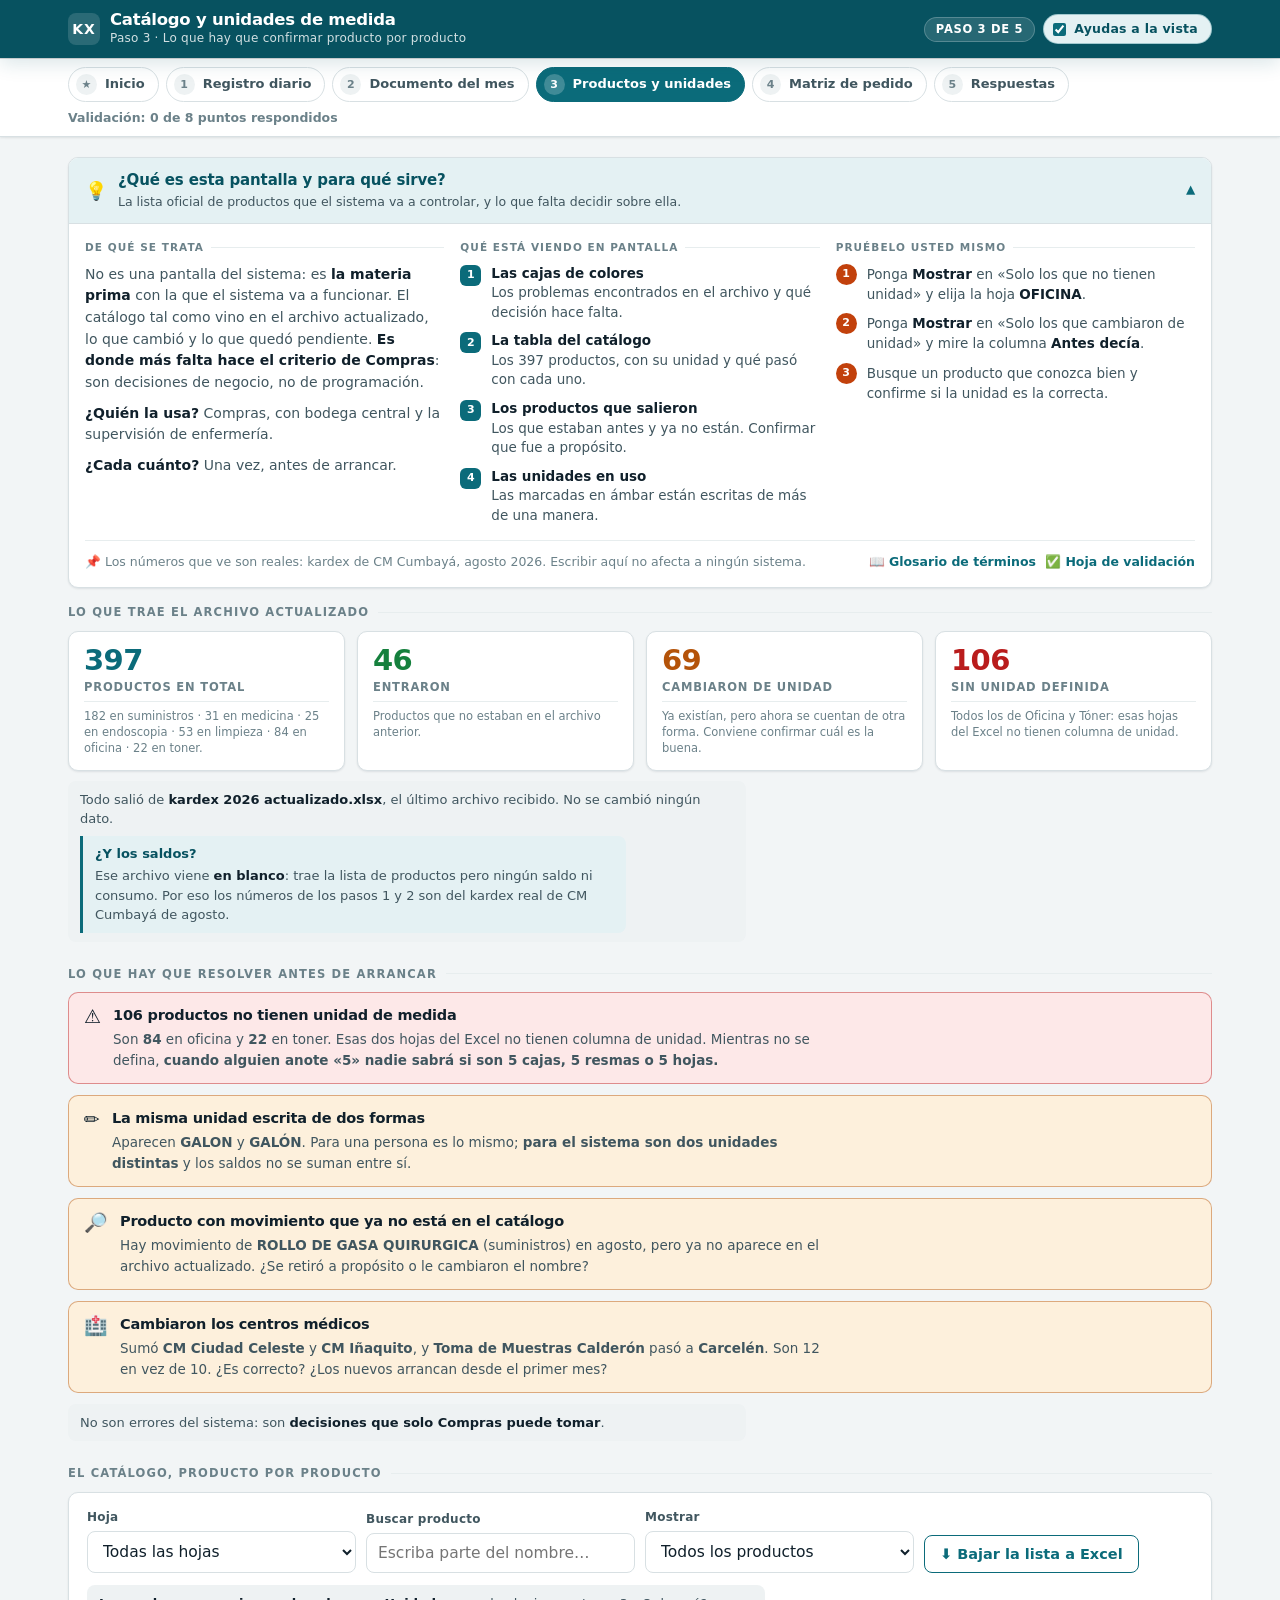
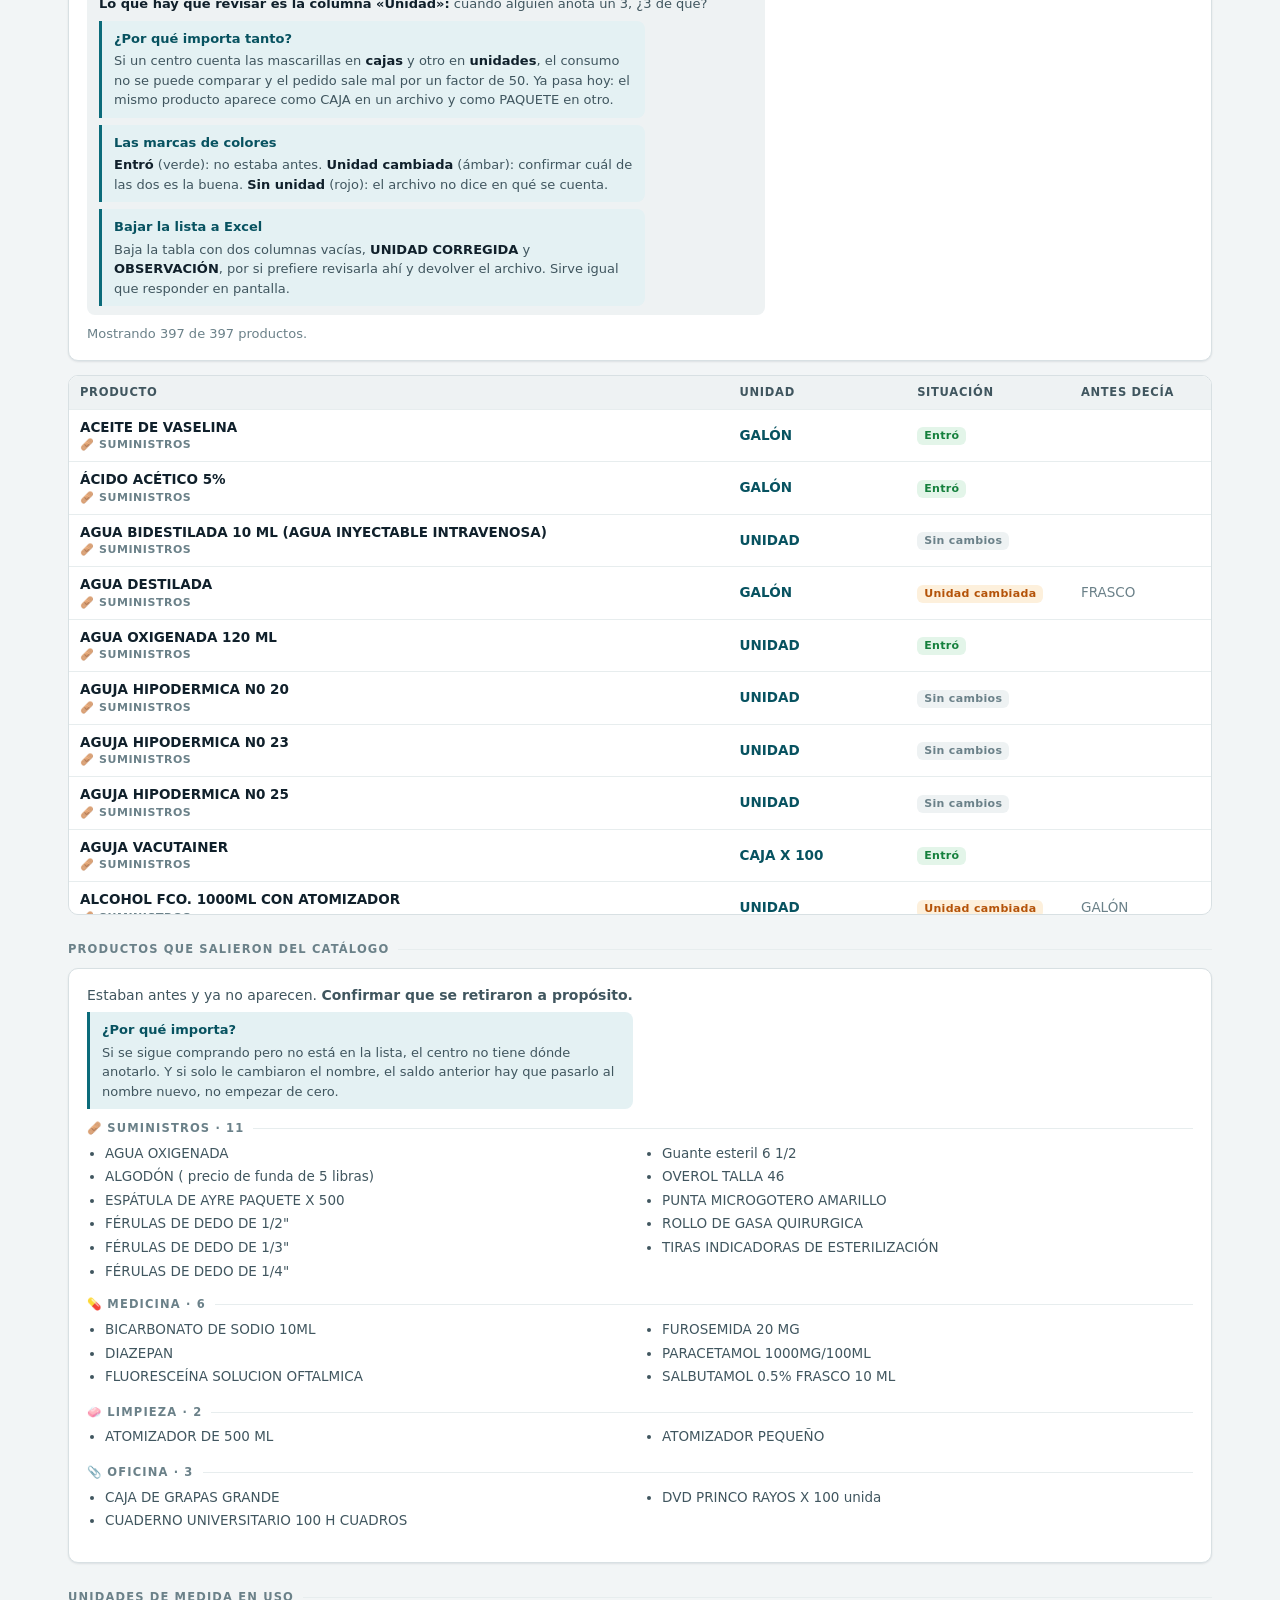
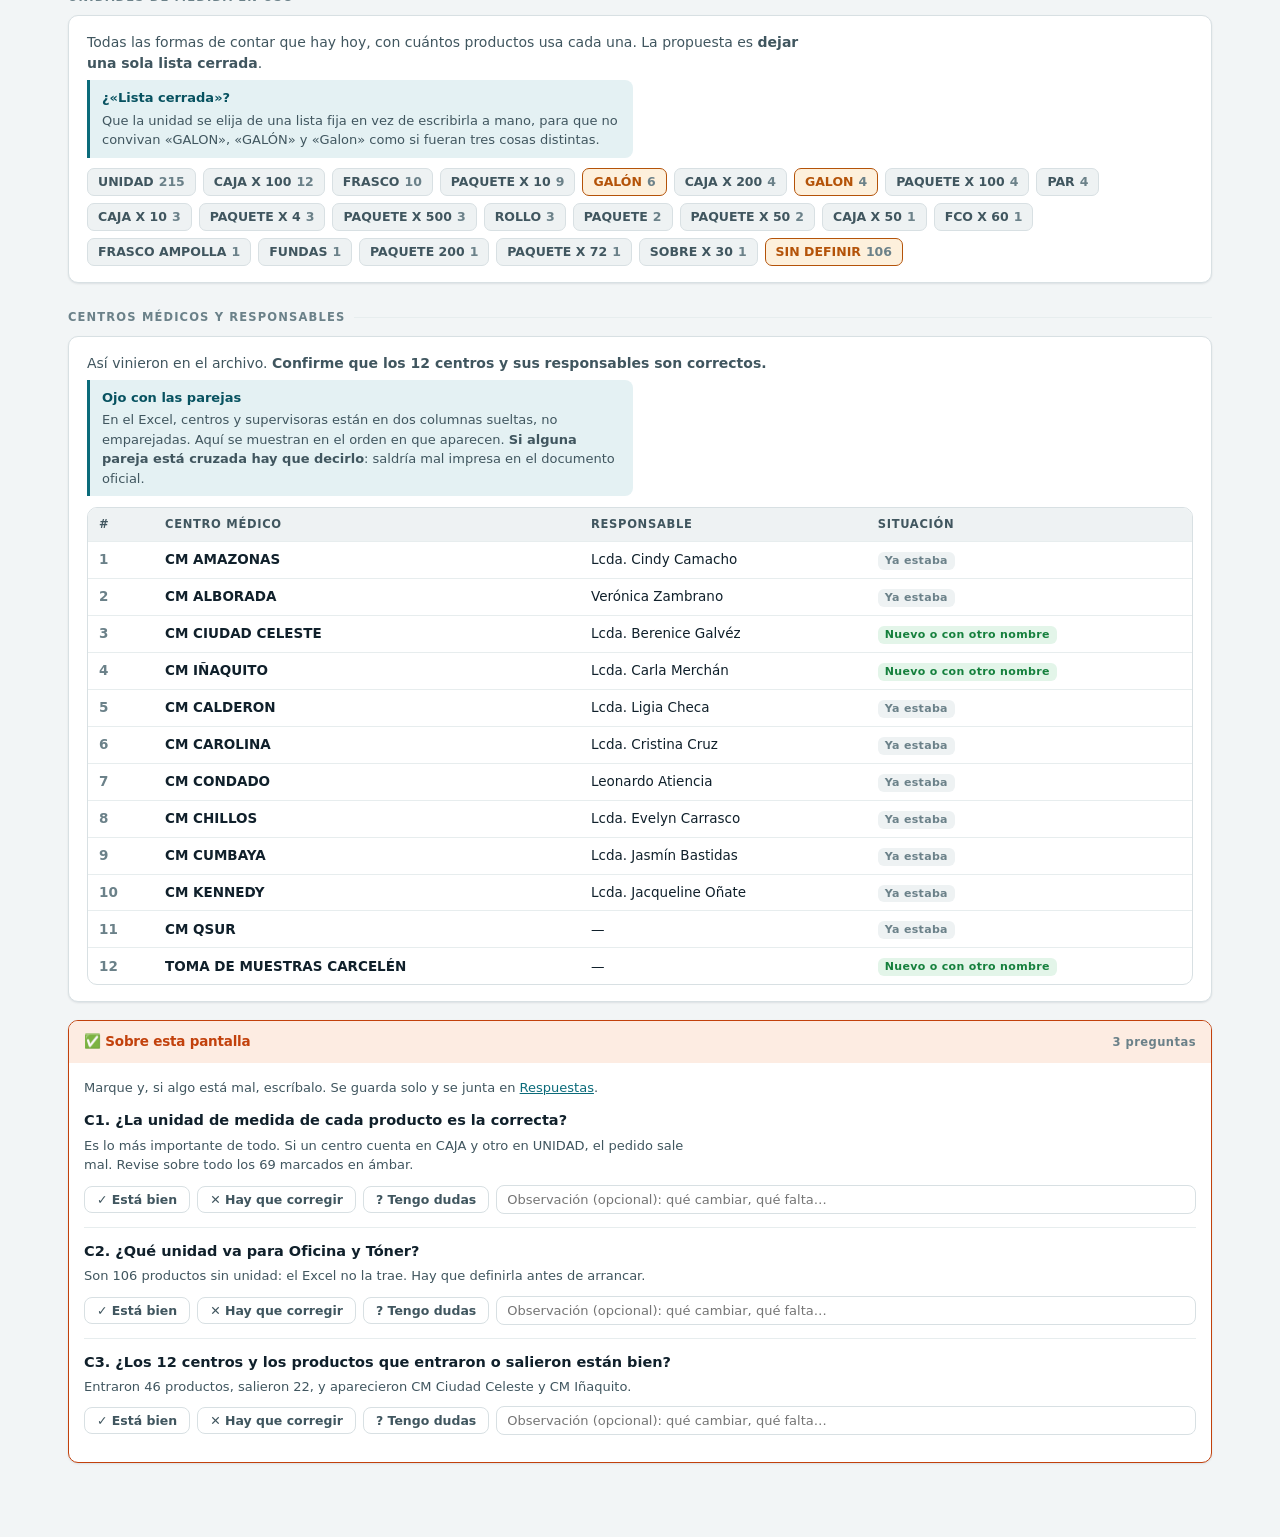
<file: 3-catalogo.html>
<!DOCTYPE html>
<html lang="es">
<head>
<meta charset="UTF-8">
<meta name="viewport" content="width=device-width, initial-scale=1.0">
<title>Paso 3 · Catálogo y unidades de medida — Kardex Metrored</title>
<link rel="stylesheet" href="base.css">
<link rel="stylesheet" href="extra.css">
<style>
  .filtros{display:grid;grid-template-columns:repeat(auto-fit,minmax(160px,1fr));gap:10px;align-items:end}
  .lista-cambios{columns:2;column-gap:26px;font-size:13.5px;line-height:1.6;color:var(--ink-2);margin:0;padding-left:18px}
  .lista-cambios li{break-inside:avoid;margin-bottom:2px}
  @media(max-width:700px){.lista-cambios{columns:1}}
  .alerta{
    display:flex;gap:12px;align-items:flex-start;border-radius:var(--r);padding:12px 15px;margin-bottom:11px;
    border:1px solid var(--line);background:var(--surf);
  }
  .alerta.roja{border-color:color-mix(in srgb,var(--crit) 45%,transparent);background:var(--crit-cl)}
  .alerta.ambar{border-color:color-mix(in srgb,var(--warn) 45%,transparent);background:var(--warn-cl)}
  .alerta .ic{font-size:19px;flex:none;line-height:1.2}
  .alerta h4{font-size:14.5px;margin:0 0 3px}
  .alerta p{margin:0;font-size:13.5px;line-height:1.55;color:var(--ink-2);max-width:82ch}
  .uni-lista{display:flex;flex-wrap:wrap;gap:7px;margin-top:10px}
  .uni-lista span{
    background:var(--surf-2);border:1px solid var(--line);border-radius:7px;padding:4px 10px;
    font-size:12.5px;font-weight:700;color:var(--ink-2);
  }
  .uni-lista span b{color:var(--ink-3);font-weight:800;margin-left:5px}
  .uni-lista span.ojo{background:var(--warn-cl);border-color:var(--warn);color:var(--warn)}
  table.cat td.pr{white-space:normal;min-width:260px;font-weight:600}
  table.cat td.est{white-space:nowrap}
</style>
</head>
<body>
<div id="cab"></div>

<div class="wrap">
  <div id="guia"></div>

  <h2 class="sec-h">Lo que trae el archivo actualizado</h2>
  <div class="kpis" id="kpis" style="margin-bottom:10px"></div>
  <p class="explica" style="max-width:82ch">
    Todo salió de <b>kardex 2026 actualizado.xlsx</b>, el último archivo recibido. No se cambió ningún dato.
    <i class="ayu" data-t="¿Y los saldos?">
      Ese archivo viene <b>en blanco</b>: trae la lista de productos pero ningún saldo ni consumo. Por eso los
      números de los pasos 1 y 2 son del kardex real de CM Cumbayá de agosto.
    </i>
  </p>

  <h2 class="sec-h" style="margin-top:24px">Lo que hay que resolver antes de arrancar</h2>
  <div id="alertas" style="margin-bottom:8px"></div>
  <p class="explica" style="max-width:82ch">
    No son errores del sistema: son <b>decisiones que solo Compras puede tomar</b>.
  </p>

  <h2 class="sec-h" style="margin-top:24px">El catálogo, producto por producto</h2>
  <div class="card card-p" style="margin-bottom:14px">
    <div class="filtros">
      <div><label for="fCat">Hoja</label><select id="fCat"></select></div>
      <div><label for="fQ">Buscar producto</label><input id="fQ" type="search" placeholder="Escriba parte del nombre…"></div>
      <div><label for="fEst">Mostrar</label>
        <select id="fEst">
          <option value="">Todos los productos</option>
          <option value="nuevo">Solo los que entraron</option>
          <option value="cambio">Solo los que cambiaron de unidad</option>
          <option value="sinu">Solo los que no tienen unidad</option>
        </select>
      </div>
      <div class="btns">
        <button class="b-out" onclick="exportar()">⬇️ Bajar la lista a Excel</button>
      </div>
    </div>
    <p class="explica" style="margin:12px 0 0;max-width:82ch">
      <b>Lo que hay que revisar es la columna «Unidad»:</b> cuando alguien anota un 3, ¿3 de qué?
      <i class="ayu" data-t="¿Por qué importa tanto?">
        Si un centro cuenta las mascarillas en <b>cajas</b> y otro en <b>unidades</b>, el consumo no se puede
        comparar y el pedido sale mal por un factor de 50. Ya pasa hoy: el mismo producto aparece como CAJA
        en un archivo y como PAQUETE en otro.
      </i>
      <i class="ayu" data-t="Las marcas de colores">
        <b>Entró</b> (verde): no estaba antes. <b>Unidad cambiada</b> (ámbar): confirmar cuál de las dos es
        la buena. <b>Sin unidad</b> (rojo): el archivo no dice en qué se cuenta.
      </i>
      <i class="ayu" data-t="Bajar la lista a Excel">
        Baja la tabla con dos columnas vacías, <b>UNIDAD CORREGIDA</b> y <b>OBSERVACIÓN</b>, por si prefiere
        revisarla ahí y devolver el archivo. Sirve igual que responder en pantalla.
      </i>
    </p>
    <p style="font-size:13px;color:var(--ink-3);margin:10px 0 0" id="cuenta"></p>
  </div>
  <div class="tabla-wrap" style="max-height:60vh;overflow:auto">
    <table class="cat">
      <thead><tr><th>Producto</th><th>Unidad</th><th>Situación</th><th>Antes decía</th></tr></thead>
      <tbody id="tbody"></tbody>
    </table>
  </div>

  <h2 class="sec-h" style="margin-top:26px">Productos que salieron del catálogo</h2>
  <div class="card card-p" style="margin-bottom:14px">
    <p style="margin:0 0 11px;font-size:14px;color:var(--ink-2);max-width:82ch">
      Estaban antes y ya no aparecen. <b>Confirmar que se retiraron a propósito.</b>
      <i class="ayu" data-t="¿Por qué importa?">
        Si se sigue comprando pero no está en la lista, el centro no tiene dónde anotarlo. Y si solo le
        cambiaron el nombre, el saldo anterior hay que pasarlo al nombre nuevo, no empezar de cero.
      </i>
    </p>
    <div id="quitados"></div>
  </div>

  <h2 class="sec-h" style="margin-top:26px">Unidades de medida en uso</h2>
  <div class="card card-p" style="margin-bottom:14px">
    <p style="margin:0;font-size:14px;color:var(--ink-2);max-width:82ch">
      Todas las formas de contar que hay hoy, con cuántos productos usa cada una. La propuesta es
      <b>dejar una sola lista cerrada</b>.
      <i class="ayu" data-t="¿«Lista cerrada»?">
        Que la unidad se elija de una lista fija en vez de escribirla a mano, para que no convivan «GALON»,
        «GALÓN» y «Galon» como si fueran tres cosas distintas.
      </i>
    </p>
    <div class="uni-lista" id="unidades"></div>
  </div>

  <h2 class="sec-h" style="margin-top:26px">Centros médicos y responsables</h2>
  <div class="card card-p" style="margin-bottom:14px">
    <p style="margin:0 0 11px;font-size:14px;color:var(--ink-2);max-width:82ch">
      Así vinieron en el archivo. <b>Confirme que los 12 centros y sus responsables son correctos.</b>
      <i class="ayu" data-t="Ojo con las parejas">
        En el Excel, centros y supervisoras están en dos columnas sueltas, no emparejadas. Aquí se muestran
        en el orden en que aparecen. <b>Si alguna pareja está cruzada hay que decirlo</b>: saldría mal
        impresa en el documento oficial.
      </i>
    </p>
    <div class="tabla-wrap">
      <table><thead><tr><th>#</th><th>Centro médico</th><th>Responsable</th><th>Situación</th></tr></thead>
      <tbody id="tCentros"></tbody></table>
    </div>
  </div>

  <div id="cajaVal"></div>
</div>

<script src="datos.js"></script>
<script src="comun.js"></script>
<script>
const $ = s => document.querySelector(s);
const D = KX.D;

KX.montar({ paso: 3, titulo: "Catálogo y unidades de medida", sub: "Paso 3 · Lo que hay que confirmar producto por producto", etiqueta: "Paso 3 de 5" });

document.getElementById("guia").innerHTML = KX.panelPantalla({
  id: "catalogo",
  resumen: "La lista oficial de productos que el sistema va a controlar, y lo que falta decidir sobre ella.",
  queEs: `No es una pantalla del sistema: es <b>la materia prima</b> con la que el sistema va a funcionar.
    El catálogo tal como vino en el archivo actualizado, lo que cambió y lo que quedó pendiente.
    <b>Es donde más falta hace el criterio de Compras</b>: son decisiones de negocio, no de programación.`,
  quien: "Compras, con bodega central y la supervisión de enfermería.",
  cuando: "Una vez, antes de arrancar.",
  enPantalla: [
    { q: "Las cajas de colores", d: "Los problemas encontrados en el archivo y qué decisión hace falta." },
    { q: "La tabla del catálogo", d: "Los 397 productos, con su unidad y qué pasó con cada uno." },
    { q: "Los productos que salieron", d: "Los que estaban antes y ya no están. Confirmar que fue a propósito." },
    { q: "Las unidades en uso", d: "Las marcadas en ámbar están escritas de más de una manera." }
  ],
  probar: [
    "Ponga <b>Mostrar</b> en «Solo los que no tienen unidad» y elija la hoja <b>OFICINA</b>.",
    "Ponga <b>Mostrar</b> en «Solo los que cambiaron de unidad» y mire la columna <b>Antes decía</b>.",
    "Busque un producto que conozca bien y confirme si la unidad es la correcta."
  ]
});

/* ---------- indicadores ---------- */
const totProd = KX.totalProductos();
const sinU = (D.alertas || []).filter(a => a.tipo === "sin-unidad").reduce((s, a) => s + a.n, 0);
let nNuevos = 0, nQuit = 0, nUni = 0;
KX.CATS.forEach(c => {
  const x = D.cambios[c] || { nuevos: [], quitados: [], unidad: [] };
  nNuevos += x.nuevos.length; nQuit += x.quitados.length; nUni += x.unidad.length;
});
$("#kpis").innerHTML = `
  <div class="kpi pri"><div class="n">${totProd}</div><div class="l">Productos en total</div>
    <div class="h">${KX.CATS.map(c => KX.catalogo(c).length + " en " + c.toLowerCase()).join(" · ")}.</div></div>
  <div class="kpi ok"><div class="n">${nNuevos}</div><div class="l">Entraron</div>
    <div class="h">Productos que no estaban en el archivo anterior.</div></div>
  <div class="kpi warn"><div class="n">${nUni}</div><div class="l">Cambiaron de unidad</div>
    <div class="h">Ya existían, pero ahora se cuentan de otra forma. Conviene confirmar cuál es la buena.</div></div>
  <div class="kpi crit"><div class="n">${sinU}</div><div class="l">Sin unidad definida</div>
    <div class="h">Todos los de Oficina y Tóner: esas hojas del Excel no tienen columna de unidad.</div></div>`;

/* ---------- alertas ---------- */
const alertas = [];
(D.alertas || []).forEach(a => {
  if (a.tipo === "sin-unidad") return; // se agrupan abajo en una sola
  if (a.tipo === "unidad-varias") {
    const det = a.items.map(x => "<b>" + x.formas.map(KX.esc).join("</b> y <b>") + "</b>").join("; ");
    alertas.push({
      cls: "ambar", ic: "✏️", t: "La misma unidad escrita de dos formas",
      p: `Aparecen ${det}. Para una persona es lo mismo; <b>para el sistema son dos unidades distintas</b>
          y los saldos no se suman entre sí.`
    });
  }
  if (a.tipo === "con-consumo-sin-catalogo") {
    const l = a.items.map(x => `<b>${KX.esc(x.p)}</b> (${KX.esc(x.cat.toLowerCase())})`).join(", ");
    alertas.push({
      cls: "ambar", ic: "🔎", t: "Producto con movimiento que ya no está en el catálogo",
      p: `Hay movimiento de ${l} en agosto, pero ya no aparece en el archivo actualizado. ¿Se retiró a
          propósito o le cambiaron el nombre?`
    });
  }
});
if (sinU) {
  const porHoja = (D.alertas || []).filter(a => a.tipo === "sin-unidad")
    .map(a => `<b>${a.n}</b> en ${KX.esc(a.cat.toLowerCase())}`).join(" y ");
  alertas.unshift({
    cls: "roja", ic: "⚠️", t: `${sinU} productos no tienen unidad de medida`,
    p: `Son ${porHoja}. Esas dos hojas del Excel no tienen columna de unidad. Mientras no se defina,
        <b>cuando alguien anote «5» nadie sabrá si son 5 cajas, 5 resmas o 5 hojas.</b>`
  });
}
alertas.push({
  cls: "ambar", ic: "🏥", t: "Cambiaron los centros médicos",
  p: `Sumó <b>CM Ciudad Celeste</b> y <b>CM Iñaquito</b>, y <b>Toma de Muestras Calderón</b> pasó a
      <b>Carcelén</b>. Son 12 en vez de 10. ¿Es correcto? ¿Los nuevos arrancan desde el primer mes?`
});
$("#alertas").innerHTML = alertas.map(a => `
  <div class="alerta ${a.cls}"><span class="ic">${a.ic}</span>
    <div><h4>${a.t}</h4><p>${a.p}</p></div></div>`).join("");

/* ---------- tabla del catálogo ---------- */
$("#fCat").innerHTML = `<option value="">Todas las hojas</option>` +
  KX.CATS.map(c => `<option value="${c}">${KX.ICONO[c]} ${c} (${KX.catalogo(c).length})</option>`).join("");
["fCat", "fQ", "fEst"].forEach(id => { const e = $("#" + id); e.oninput = e.onchange = pintar; });

function estadoDe(cat, p) {
  const c = D.cambios[cat] || { nuevos: [], unidad: [] };
  if (!p.u) return "sinu";
  if (c.nuevos.indexOf(p.p) >= 0) return "nuevo";
  if (c.unidad.some(x => x.p === p.p)) return "cambio";
  return "";
}
function antesDecia(cat, p) {
  const c = D.cambios[cat] || { unidad: [] };
  const f = c.unidad.find(x => x.p === p.p);
  return f ? (f.antes || "(vacío)") : "";
}

function listar() {
  const cat = $("#fCat").value, q = KX.norm($("#fQ").value.trim()), est = $("#fEst").value;
  const out = [];
  (cat ? [cat] : KX.CATS).forEach(c => KX.catalogo(c).forEach(p => {
    const e = estadoDe(c, p);
    if (q && !KX.norm(p.p).includes(q)) return;
    if (est === "nuevo" && e !== "nuevo") return;
    if (est === "cambio" && e !== "cambio") return;
    if (est === "sinu" && e !== "sinu") return;
    out.push({ cat: c, p: p.p, u: p.u, e, antes: antesDecia(c, p) });
  }));
  return out;
}

const MARCA = {
  nuevo: `<span class="chip nuevo">Entró</span>`,
  cambio: `<span class="chip cambio">Unidad cambiada</span>`,
  sinu: `<span class="chip fuera">Sin unidad</span>`,
  "": `<span class="chip igual">Sin cambios</span>`
};

function pintar() {
  const arr = listar();
  $("#cuenta").textContent = `Mostrando ${arr.length} de ${totProd} productos.`;
  $("#tbody").innerHTML = arr.length ? arr.map(x => `
    <tr>
      <td class="pr">${KX.esc(x.p)}<div style="font-size:11px;color:var(--ink-3);font-weight:800;letter-spacing:.05em">${KX.ICONO[x.cat]} ${KX.esc(x.cat)}</div></td>
      <td class="u${x.u ? "" : " vacia"}">${x.u ? KX.esc(x.u) : "SIN DEFINIR"}</td>
      <td class="est">${MARCA[x.e]}</td>
      <td style="color:var(--ink-3)">${x.antes ? KX.esc(x.antes) : ""}</td>
    </tr>`).join("")
    : `<tr><td colspan="4" class="vacio">Ningún producto coincide con el filtro.</td></tr>`;
}

function exportar() {
  const arr = listar();
  const out = [["Catálogo del kardex — revisión de Compras"], ["Archivo de origen", D.fuente], []];
  out.push(["HOJA", "PRODUCTO", "UNIDAD SEGÚN EL ARCHIVO", "SITUACIÓN", "ANTES DECÍA", "UNIDAD CORREGIDA", "OBSERVACIÓN"]);
  const T = { nuevo: "Entró", cambio: "Unidad cambiada", sinu: "Sin unidad", "": "Sin cambios" };
  arr.forEach(x => out.push([x.cat, x.p, x.u, T[x.e], x.antes, "", ""]));
  KX.descargarCSV("Catalogo-kardex-para-revisar.csv", out);
}

/* ---------- productos que salieron ---------- */
$("#quitados").innerHTML = KX.CATS.map(c => {
  const q = (D.cambios[c] || {}).quitados || [];
  if (!q.length) return "";
  return `<div style="margin-bottom:14px">
    <div class="sec-h" style="margin-bottom:6px">${KX.ICONO[c]} ${KX.esc(c)} · ${q.length}</div>
    <ul class="lista-cambios">${q.map(p => `<li>${KX.esc(p)}</li>`).join("")}</ul>
  </div>`;
}).join("") || `<p class="vacio">No salió ningún producto.</p>`;

/* ---------- unidades ---------- */
const dobles = new Set();
(D.alertas || []).filter(a => a.tipo === "unidad-varias").forEach(a =>
  a.items.forEach(x => x.formas.forEach(f => dobles.add(f))));
$("#unidades").innerHTML = (D.unidades || []).map(u =>
  `<span class="${dobles.has(u.u) ? "ojo" : ""}">${KX.esc(u.u)}<b>${u.n}</b></span>`).join("") +
  `<span class="ojo">SIN DEFINIR<b>${sinU}</b></span>`;

/* ---------- centros ---------- */
const ANTES = ["CM AMAZONAS", "CM ALBORADA", "CM CALDERON", "CM CAROLINA", "CM CONDADO",
  "CM CHILLOS", "CM CUMBAYA", "CM KENNEDY", "CM QSUR", "TOMA DE MUESTRAS CALDERON"];
$("#tCentros").innerHTML = D.centros.map((c, i) => {
  const nuevo = !ANTES.some(a => KX.norm(a) === KX.norm(c));
  return `<tr>
    <td style="color:var(--ink-3);font-weight:800">${i + 1}</td>
    <td style="font-weight:600">${KX.esc(c)}</td>
    <td>${KX.esc((D.supervisoras || [])[i] || "—")}</td>
    <td>${nuevo ? `<span class="chip nuevo">Nuevo o con otro nombre</span>` : `<span class="chip igual">Ya estaba</span>`}</td>
  </tr>`;
}).join("");

document.getElementById("cajaVal").innerHTML = KX.cajaValidar("C");
KX.pintarValidacion();
KX.expandirAyudas();
pintar();
</script>
</body>
</html>
</file>
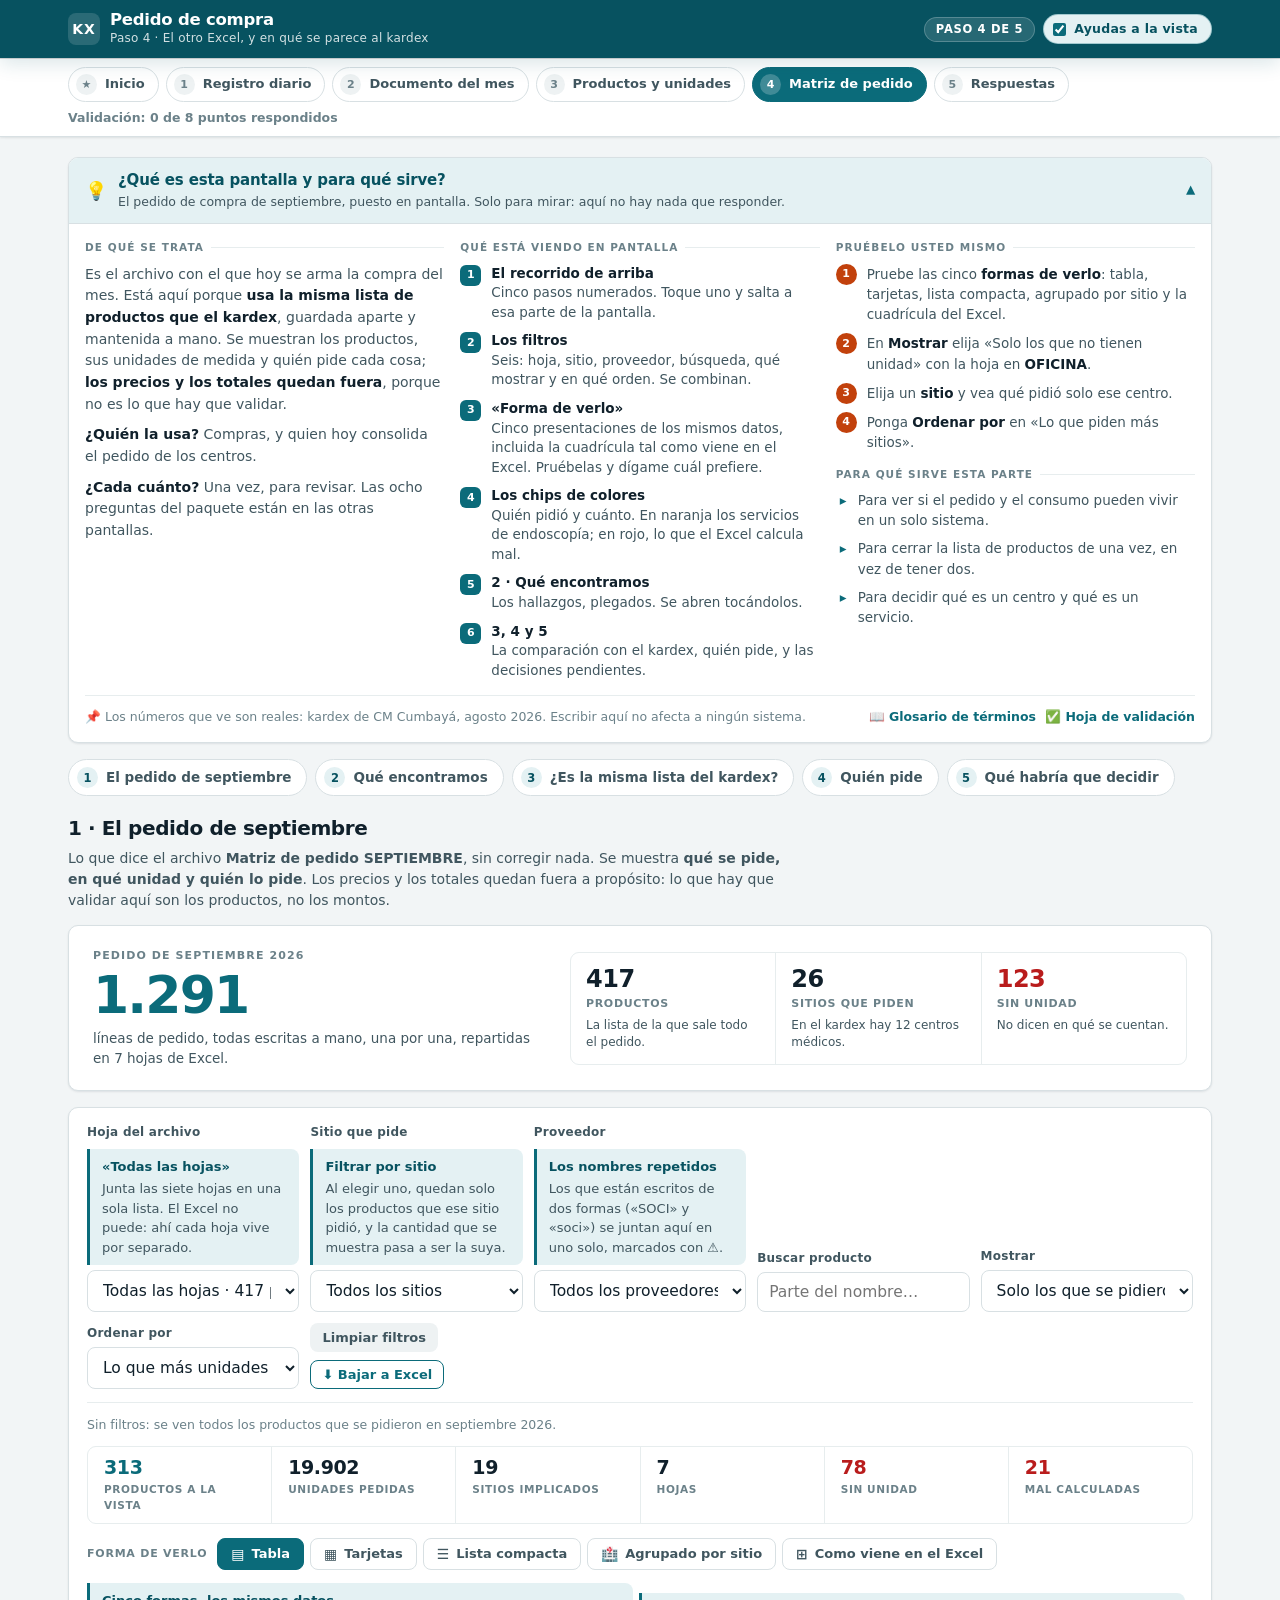
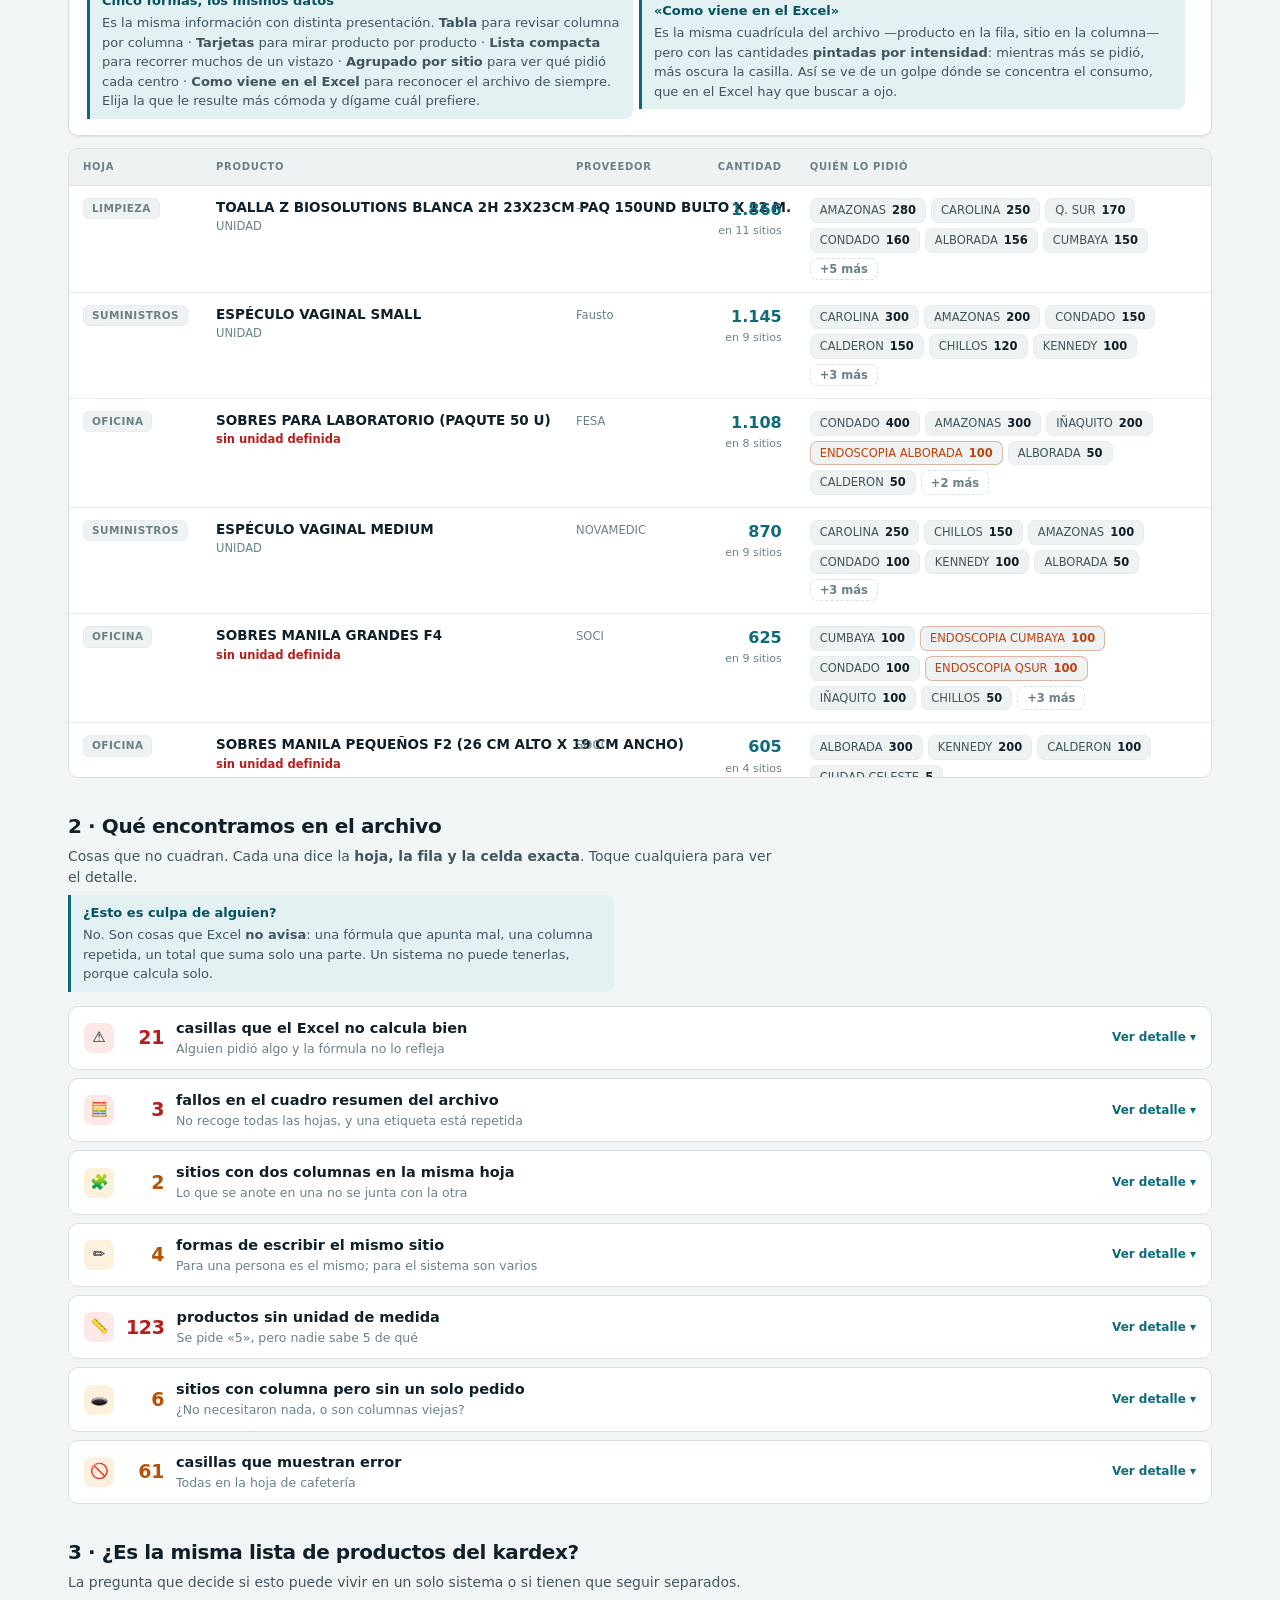
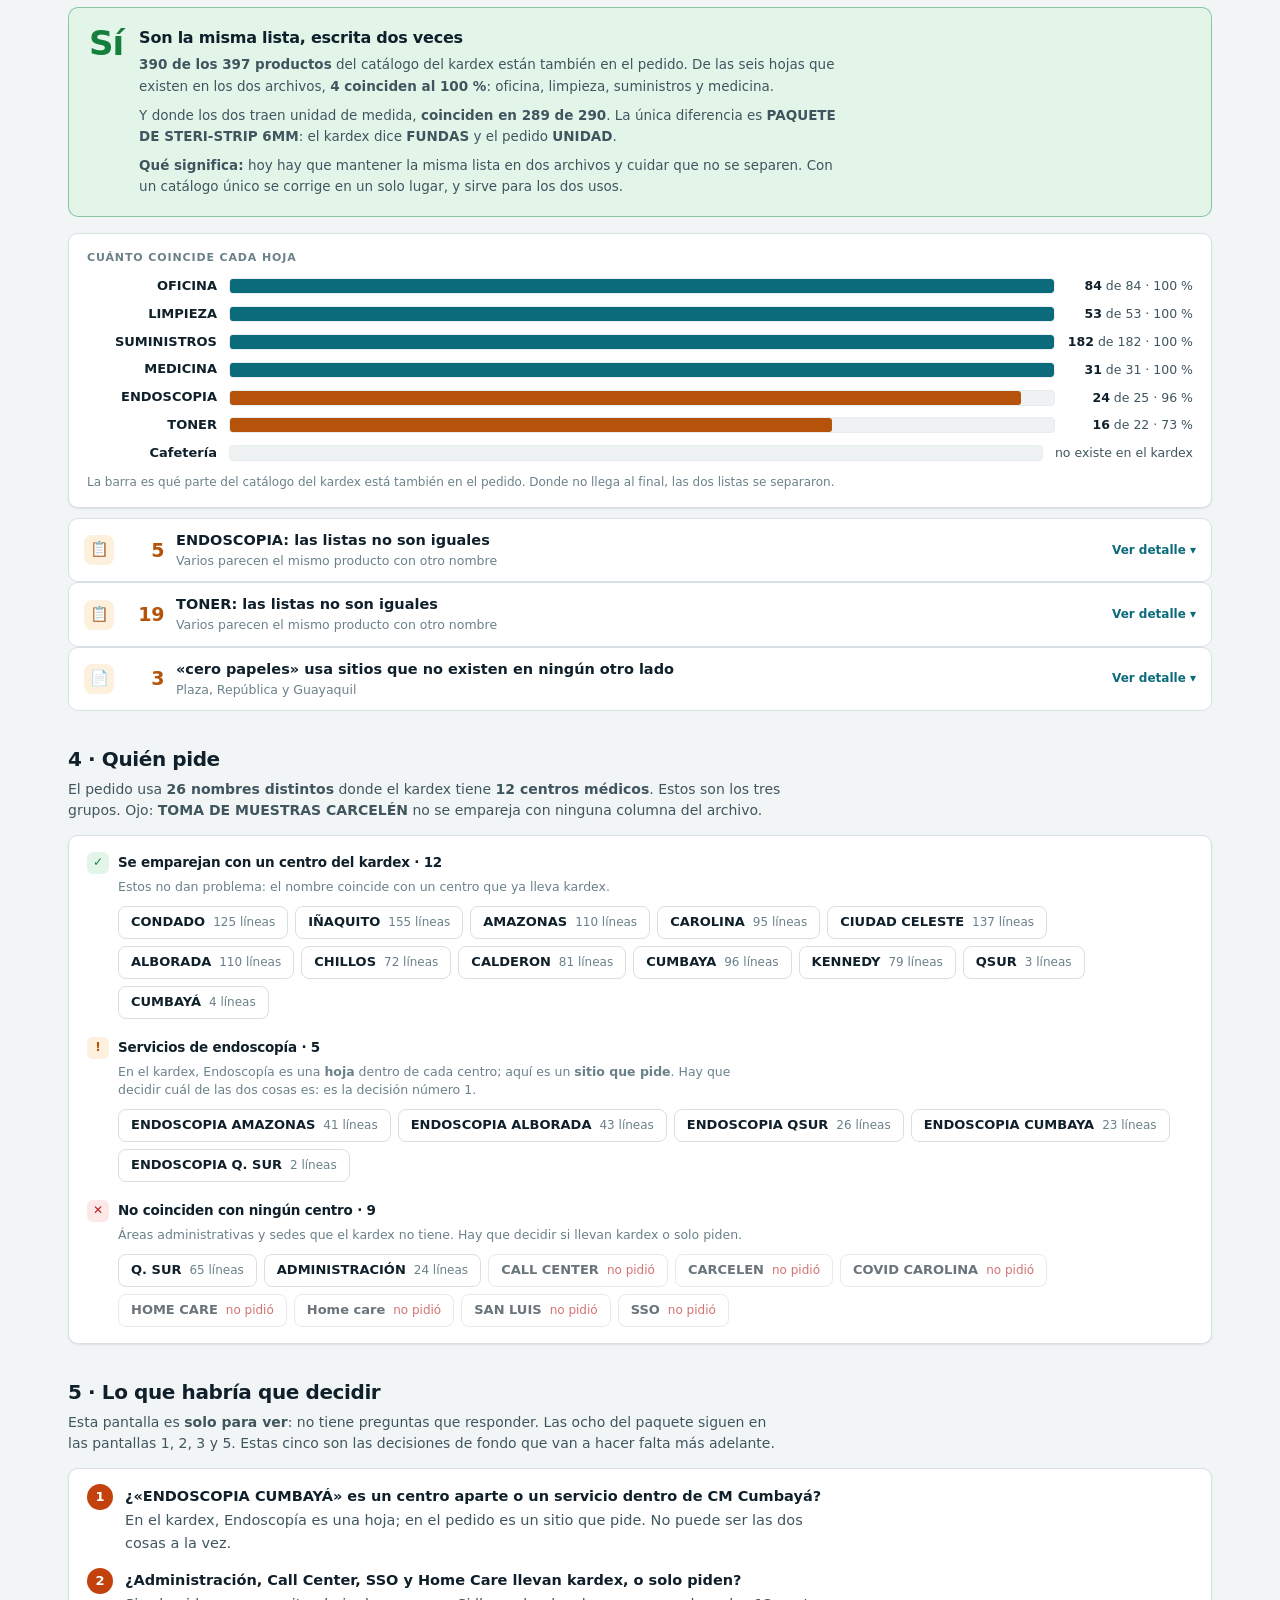
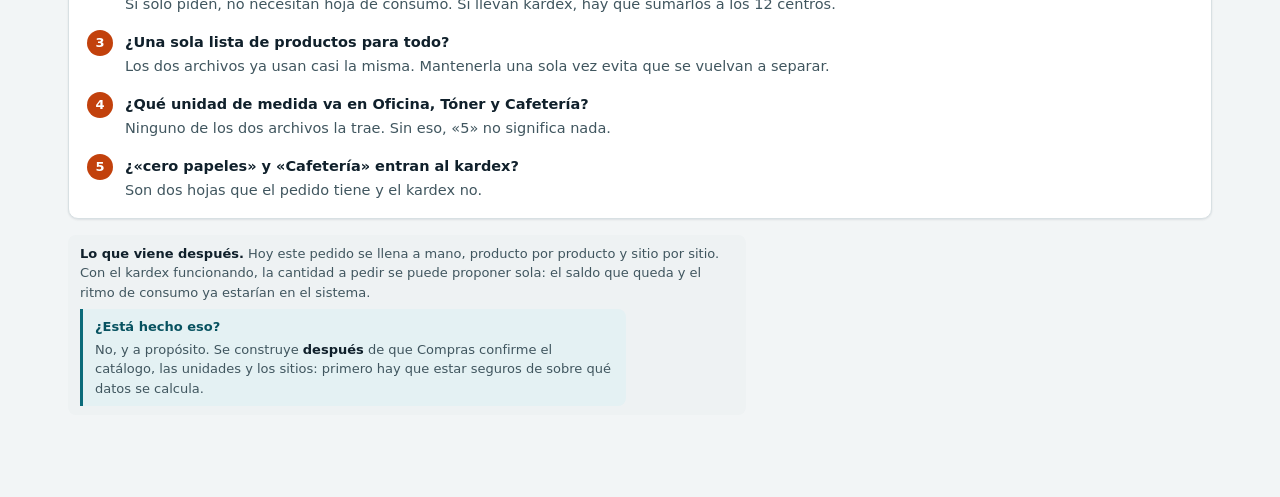
<file: 4-matriz-pedido.html>
<!DOCTYPE html>
<html lang="es">
<head>
<meta charset="UTF-8">
<meta name="viewport" content="width=device-width, initial-scale=1.0">
<title>Paso 4 · Pedido de compra — Kardex Metrored</title>
<link rel="stylesheet" href="base.css">
<link rel="stylesheet" href="extra.css">
<style>
/* ============================================================
   Paso 4 — El pedido de compra
   Sin cifras de dinero: aquí interesan los productos, las
   unidades de medida y quién pide, no cuánto cuesta.
   Los colores de semáforo son de ESTADO y nunca van solos:
   siempre con icono y texto.
   ============================================================ */

/* ---------- recorrido de la pantalla ---------- */
.recorrido{display:flex;gap:8px;flex-wrap:wrap;margin-bottom:18px}
.recorrido a{
  display:flex;align-items:center;gap:8px;text-decoration:none;
  background:var(--surf);border:1px solid var(--line);border-radius:999px;
  padding:7px 15px 7px 8px;font-size:13.5px;font-weight:600;color:var(--ink-2);
  transition:border-color .15s,color .15s;
}
.recorrido a:hover{border-color:var(--pri);color:var(--pri-osc)}
.recorrido a .n{
  width:21px;height:21px;border-radius:50%;background:var(--pri-cl);color:var(--pri-osc);
  display:grid;place-items:center;font-size:11.5px;font-weight:800;flex:none;
}

/* ---------- encabezado de sección ---------- */
.titulo-sec{margin:34px 0 4px}
.titulo-sec h2{
  font-family:var(--font-d);font-size:20px;font-weight:700;letter-spacing:-.02em;
  color:var(--ink);margin:0;
}
.titulo-sec p{font-size:14px;line-height:1.5;color:var(--ink-2);margin:5px 0 0;max-width:80ch}
.titulo-sec + *{margin-top:14px}

/* ---------- cifra principal + fichas ---------- */
.cifra-bloque{
  display:grid;grid-template-columns:minmax(250px,1fr) minmax(0,1.35fr);gap:20px;align-items:center;
  background:var(--surf);border:1px solid var(--line);border-radius:var(--r);
  padding:22px 24px;box-shadow:var(--sombra);
}
@media(max-width:820px){.cifra-bloque{grid-template-columns:1fr;gap:18px}}
.cifra-hero small{
  display:block;font-size:11px;font-weight:800;letter-spacing:.1em;text-transform:uppercase;
  color:var(--ink-3);margin-bottom:5px;
}
.cifra-hero b{
  display:block;font-family:var(--font);font-size:clamp(38px,6vw,52px);font-weight:700;
  letter-spacing:-.035em;line-height:1;color:var(--pri);
}
.cifra-hero span{display:block;font-size:13.5px;color:var(--ink-2);margin-top:8px;line-height:1.45}
.fichas{display:grid;grid-template-columns:repeat(3,1fr);gap:1px;background:var(--line-soft);
  border:1px solid var(--line-soft);border-radius:9px;overflow:hidden}
@media(max-width:520px){.fichas{grid-template-columns:1fr}}
.ficha{background:var(--surf);padding:13px 15px}
.ficha b{display:block;font-size:24px;font-weight:700;letter-spacing:-.02em;color:var(--ink);line-height:1.15}
.ficha b.crit{color:var(--crit)}
.ficha small{display:block;font-size:11px;font-weight:700;letter-spacing:.06em;text-transform:uppercase;
  color:var(--ink-3);margin-top:3px}
.ficha i{display:block;font-style:normal;font-size:12px;color:var(--ink-2);margin-top:5px;line-height:1.4}

/* ---------- barra de filtros ---------- */
.filtros{display:grid;grid-template-columns:repeat(auto-fit,minmax(178px,1fr));gap:11px;align-items:end}
.filtros .acciones{display:flex;gap:8px;align-items:end;flex-wrap:wrap}
.pista-filtro{
  display:flex;flex-wrap:wrap;gap:7px;align-items:center;margin-top:13px;
  padding-top:13px;border-top:1px solid var(--line-soft);
}
.pista-filtro .fchip{
  display:inline-flex;align-items:center;gap:7px;background:var(--pri-cl);color:var(--pri-osc);
  border:1px solid color-mix(in srgb,var(--pri) 30%,transparent);border-radius:999px;
  padding:4px 6px 4px 12px;font-size:12.5px;font-weight:600;
}
.pista-filtro .fchip button{
  border:none;background:color-mix(in srgb,var(--pri) 18%,transparent);color:var(--pri-osc);
  width:19px;height:19px;border-radius:50%;cursor:pointer;font-size:12px;line-height:1;
  padding:0;display:grid;place-items:center;font-family:inherit;
}
.pista-filtro .fchip button:hover{background:var(--pri);color:#fff}
.pista-filtro .nada{font-size:12.5px;color:var(--ink-3)}

/* ---------- resumen de lo filtrado ---------- */
.resumen-f{
  display:flex;flex-wrap:wrap;gap:1px;background:var(--line-soft);border:1px solid var(--line-soft);
  border-radius:9px;overflow:hidden;margin:12px 0 0;
}
.resumen-f > div{background:var(--surf);padding:10px 16px;flex:1;min-width:120px}
.resumen-f b{display:block;font-size:19px;font-weight:800;letter-spacing:-.02em;color:var(--ink);
  font-variant-numeric:tabular-nums;line-height:1.15}
.resumen-f b.pri{color:var(--pri)}
.resumen-f b.crit{color:var(--crit)}
.resumen-f small{display:block;font-size:10.5px;font-weight:700;letter-spacing:.06em;
  text-transform:uppercase;color:var(--ink-3);margin-top:3px}

/* ---------- selector de forma de ver ---------- */
.formas{display:flex;gap:6px;flex-wrap:wrap;margin:14px 0 0;align-items:center}
.formas .et{font-size:11px;font-weight:800;letter-spacing:.07em;text-transform:uppercase;
  color:var(--ink-3);margin-right:4px}
.formas button{
  display:inline-flex;align-items:center;gap:7px;background:var(--surf);border:1px solid var(--line);
  color:var(--ink-2);border-radius:8px;padding:7px 13px;font-size:13px;font-weight:600;
  cursor:pointer;font-family:inherit;
}
.formas button:hover{border-color:var(--pri);color:var(--pri-osc)}
.formas button.act{background:var(--pri);border-color:var(--pri);color:#fff}
.formas button .ic{font-size:14px}

/* ---------- caja común de resultados ---------- */
.caja{border:1px solid var(--line);border-radius:var(--r);background:var(--surf);
  overflow:auto;max-height:70vh}
/* la cuadrícula trae su propio desplazamiento: evita el scroll dentro del scroll */
.caja.cuadricula{overflow:visible;max-height:none}
.sin-nada{text-align:center;color:var(--ink-3);padding:36px 14px;font-size:14px}

/* ---------- forma 1: tabla ---------- */
table.tp{width:100%;border-collapse:separate;border-spacing:0;font-size:13.5px}
table.tp thead th{
  position:sticky;top:0;z-index:2;background:var(--surf-2);color:var(--ink-3);
  font-size:10px;font-weight:800;letter-spacing:.07em;text-transform:uppercase;
  padding:11px 14px;text-align:left;border-bottom:1px solid var(--line);white-space:nowrap;
}
table.tp thead th.num{text-align:right}
table.tp td{padding:12px 14px;border-bottom:1px solid var(--line-soft);vertical-align:top}
table.tp tbody tr:last-child td{border-bottom:none}
table.tp tbody tr:hover td{background:var(--pri-cl)}
table.tp td.hoja span,.et-hoja{
  display:inline-block;background:var(--surf-2);border:1px solid var(--line-soft);border-radius:6px;
  padding:2px 8px;font-size:10.5px;font-weight:800;letter-spacing:.04em;color:var(--ink-3);
  white-space:nowrap;
}
table.tp td.pr{min-width:210px;max-width:360px}
table.tp td.pr b{display:block;font-weight:700;color:var(--ink);line-height:1.35}
table.tp td.num{text-align:right;font-variant-numeric:tabular-nums;white-space:nowrap}
table.tp td.cant b{font-size:16px;font-weight:700;color:var(--pri)}
table.tp td.cant small{display:block;font-size:11px;color:var(--ink-3);margin-top:2px}
table.tp td.quien{width:40%;min-width:230px}

/* unidad de medida, en cualquier forma de ver */
.uni-et{font-size:11.5px;color:var(--ink-3)}
.uni-et .falta{color:var(--crit);font-weight:700}
.prov-et{font-size:11.5px;color:var(--ink-3)}

/* ---------- chips de quién pidió ---------- */
.cq-lista{display:flex;flex-wrap:wrap;gap:5px}
.cq{
  display:inline-flex;align-items:baseline;gap:6px;background:var(--surf-2);
  border:1px solid var(--line-soft);border-radius:7px;padding:3px 9px;
  font-size:11.5px;color:var(--ink-2);white-space:nowrap;
}
.cq b{font-weight:800;color:var(--ink);font-variant-numeric:tabular-nums}
.cq.endo{border-color:color-mix(in srgb,var(--acc) 35%,transparent);color:var(--acc)}
.cq.endo b{color:var(--acc)}
.cq.sel{background:var(--pri);border-color:var(--pri);color:#fff}
.cq.sel b{color:#fff}
.cq.mal{background:var(--crit-cl);border-color:var(--crit);color:var(--crit);cursor:help}
.cq.mal b{color:var(--crit)}
.cq.mal::after{content:"⚠";font-size:10px}
.cq-mas{
  display:inline-flex;align-items:center;background:transparent;border:1px dashed var(--line);
  border-radius:7px;padding:3px 9px;font-size:11.5px;color:var(--ink-3);cursor:pointer;
  font-family:inherit;
}
.cq-mas:hover{border-color:var(--pri);color:var(--pri)}

/* ---------- forma 2: tarjetas ---------- */
.tarjetas{display:grid;grid-template-columns:repeat(auto-fill,minmax(285px,1fr));gap:11px;padding:13px}
.tj{border:1px solid var(--line);border-radius:var(--r);background:var(--surf);padding:14px 16px;
  display:flex;flex-direction:column;gap:9px}
.tj:hover{border-color:var(--pri)}
.tj .cab{display:flex;gap:12px;align-items:flex-start}
.tj .cab .tt{flex:1;min-width:0}
.tj .cab .tt b{display:block;font-size:14px;font-weight:700;color:var(--ink);line-height:1.35}
.tj .cab .tt .met{display:flex;flex-wrap:wrap;gap:8px;margin-top:4px;align-items:center}
.tj .cab .n{flex:none;text-align:right}
.tj .cab .n b{display:block;font-size:25px;font-weight:800;color:var(--pri);letter-spacing:-.025em;line-height:1}
.tj .cab .n small{display:block;font-size:10px;font-weight:700;letter-spacing:.06em;
  text-transform:uppercase;color:var(--ink-3);margin-top:2px}
.tj .pie{border-top:1px solid var(--line-soft);padding-top:9px}

/* ---------- forma 3: lista compacta ---------- */
.compacta{display:flex;flex-direction:column}
.cp{
  display:grid;grid-template-columns:26px minmax(0,1fr) auto;gap:12px;align-items:center;
  padding:9px 16px;border-bottom:1px solid var(--line-soft);font-size:13.5px;
}
.compacta .cp:last-child{border-bottom:none}
.cp:hover{background:var(--pri-cl)}
.cp .idx{font-size:11px;font-weight:800;color:var(--ink-3);font-variant-numeric:tabular-nums;text-align:right}
.cp .nom{min-width:0;overflow:hidden}
.cp .nom b{font-weight:700;color:var(--ink)}
.cp .nom .sub{font-size:11.5px;color:var(--ink-3);margin-left:9px}
.cp .der{display:flex;align-items:center;gap:14px;flex:none}
.cp .der .u{font-size:15px;font-weight:800;color:var(--pri);font-variant-numeric:tabular-nums}
.cp .der .s{font-size:11.5px;color:var(--ink-3);white-space:nowrap;min-width:64px;text-align:right}
.cp .der .av{width:74px;height:6px;background:var(--surf-2);border-radius:3px;overflow:hidden}
.cp .der .av i{display:block;height:100%;background:var(--pri);border-radius:0 3px 3px 0}
@media(max-width:620px){.cp{grid-template-columns:1fr}.cp .idx{display:none}.cp .der .av{display:none}}

/* ---------- forma 4: agrupada por sitio ---------- */
.grupos{padding:13px;display:flex;flex-direction:column;gap:11px}
.gs{border:1px solid var(--line);border-radius:var(--r);overflow:hidden;background:var(--surf)}
.gs > header{
  display:flex;align-items:center;gap:12px;flex-wrap:wrap;padding:11px 15px;
  background:var(--surf-2);border-bottom:1px solid var(--line);
}
.gs > header .nm{font-family:var(--font-d);font-size:15px;font-weight:700;color:var(--ink);letter-spacing:-.015em}
.gs > header .ct{font-size:12px;color:var(--ink-3);font-variant-numeric:tabular-nums}
.gs > header .sep{flex:1}
.gs .items{display:flex;flex-wrap:wrap;gap:6px;padding:12px 15px}
.gs .it{
  display:inline-flex;align-items:baseline;gap:7px;background:var(--surf-2);
  border:1px solid var(--line-soft);border-radius:7px;padding:5px 11px;font-size:12.5px;color:var(--ink-2);
}
.gs .it b{color:var(--ink);font-weight:700}
.gs .it .q{font-weight:800;color:var(--pri);font-variant-numeric:tabular-nums}
.gs .it.mal{background:var(--crit-cl);border-color:var(--crit);color:var(--crit);cursor:help}
.gs .it.mal b,.gs .it.mal .q{color:var(--crit)}
.gs .it.sinu b::after{content:" · sin unidad";color:var(--crit);font-weight:700;font-size:11px}

/* ---------- forma 5: la cuadrícula, como viene en el Excel ----------
   Producto en la fila y sitio en la columna, igual que el archivo, pero
   la cantidad se pinta como mapa de calor: un solo tono, más oscuro
   cuanto más se pidió. Así el mismo formato se lee de un vistazo.
   Los cinco pasos están acotados para que la tinta normal conserve
   contraste suficiente tanto en claro como en oscuro.                 */
.cuad-leyenda{
  display:flex;align-items:center;gap:9px;flex-wrap:wrap;padding:12px 15px;
  border-bottom:1px solid var(--line);background:var(--surf-2);
}
.cuad-leyenda .tt{font-size:11px;font-weight:800;letter-spacing:.07em;text-transform:uppercase;color:var(--ink-3)}
.cuad-leyenda .escala{display:flex;align-items:center;gap:3px}
.cuad-leyenda .escala i{
  width:32px;height:17px;border-radius:3px;display:grid;place-items:center;
  font-size:9.5px;font-style:normal;font-weight:700;color:var(--ink);
}
.cuad-leyenda .nota{font-size:12px;color:var(--ink-3)}

.cuad-wrap{overflow:auto;max-height:70vh}
table.cuad{border-collapse:separate;border-spacing:0;width:max-content;min-width:100%;font-size:12.5px}
table.cuad th,table.cuad td{padding:0;white-space:nowrap}

/* cabecera: los nombres de sitio en vertical, para que la columna sea angosta */
table.cuad thead th{
  position:sticky;top:0;z-index:4;background:var(--surf-2);
  border-bottom:1px solid var(--line);vertical-align:bottom;
}
table.cuad thead th.sitio{height:132px;width:31px;min-width:31px}
table.cuad thead th.sitio span{
  writing-mode:vertical-rl;transform:rotate(180deg);
  display:block;padding:9px 0 8px;font-size:10.5px;font-weight:700;letter-spacing:.02em;
  color:var(--ink-2);max-height:120px;overflow:hidden;
}
table.cuad thead th.sitio.endo span{color:var(--acc)}
table.cuad thead th.sitio.sel{background:var(--pri-cl)}
table.cuad thead th.pr,table.cuad thead th.tot{
  z-index:5;text-align:left;vertical-align:bottom;padding:0 13px 10px;
  font-size:10px;font-weight:800;letter-spacing:.07em;text-transform:uppercase;color:var(--ink-3);
}
table.cuad thead th.pr{left:0;position:sticky}
table.cuad thead th.tot{text-align:right}

/* columna de producto, fija a la izquierda */
table.cuad td.pr{
  position:sticky;left:0;z-index:2;background:var(--surf);
  border-right:1px solid var(--line);border-bottom:1px solid var(--line-soft);
  padding:7px 13px;white-space:normal;min-width:248px;max-width:310px;line-height:1.3;
}
table.cuad td.pr b{display:block;font-weight:600;color:var(--ink);font-size:12.5px}
table.cuad td.pr small{display:block;font-size:10.5px;color:var(--ink-3);margin-top:2px}
table.cuad td.pr small .falta{color:var(--crit);font-weight:700}
table.cuad tbody tr:hover td.pr{background:var(--pri-cl)}

/* las casillas */
table.cuad td.c{
  text-align:center;border-bottom:1px solid var(--line-soft);border-right:1px solid var(--line-soft);
  font-variant-numeric:tabular-nums;color:var(--ink);height:31px;
}
table.cuad td.c.v0{color:var(--ink-3);opacity:.22}
table.cuad td.c.v1{background:color-mix(in srgb,var(--pri) 10%,var(--surf))}
table.cuad td.c.v2{background:color-mix(in srgb,var(--pri) 22%,var(--surf));font-weight:600}
table.cuad td.c.v3{background:color-mix(in srgb,var(--pri) 34%,var(--surf));font-weight:700}
table.cuad td.c.v4{background:color-mix(in srgb,var(--pri) 46%,var(--surf));font-weight:800}
table.cuad td.c.v5{background:color-mix(in srgb,var(--pri) 58%,var(--surf));font-weight:800}
table.cuad td.c.mal{
  background:var(--crit-cl);color:var(--crit);font-weight:800;cursor:help;
  outline:2px solid var(--crit);outline-offset:-2px;
}
table.cuad td.c.col-sel{box-shadow:inset 0 0 0 1px color-mix(in srgb,var(--pri) 40%,transparent)}
table.cuad td.tot{
  text-align:right;padding:7px 13px;font-weight:800;color:var(--ink);
  font-variant-numeric:tabular-nums;border-bottom:1px solid var(--line-soft);
  border-left:1px solid var(--line);background:var(--surf);
}
table.cuad tfoot td{
  position:sticky;bottom:0;z-index:3;background:var(--surf-2);border-top:1px solid var(--line);
  font-size:11px;font-weight:800;color:var(--ink-2);font-variant-numeric:tabular-nums;
  text-align:center;padding:7px 2px;
}
table.cuad tfoot td.pr{
  left:0;z-index:5;text-align:left;padding:7px 13px;text-transform:uppercase;letter-spacing:.06em;
  font-size:10px;border-right:1px solid var(--line);
}
table.cuad tfoot td.tot{text-align:right;padding:7px 13px;font-size:12px;color:var(--ink)}

/* ---------- hallazgos plegables ---------- */
.hallazgos{display:flex;flex-direction:column;gap:8px}
details.hz{border:1px solid var(--line);border-radius:var(--r);background:var(--surf);overflow:hidden}
details.hz[open]{box-shadow:var(--sombra)}
details.hz > summary{display:flex;align-items:center;gap:12px;padding:12px 15px;cursor:pointer;list-style:none}
details.hz > summary::-webkit-details-marker{display:none}
details.hz > summary:hover{background:var(--surf-2)}
details.hz .sev{width:30px;height:30px;border-radius:8px;display:grid;place-items:center;font-size:15px;flex:none}
details.hz.roja .sev{background:var(--crit-cl)}
details.hz.ambar .sev{background:var(--warn-cl)}
details.hz .cnt{font-size:19px;font-weight:800;letter-spacing:-.02em;flex:none;min-width:38px;text-align:right}
details.hz.roja .cnt{color:var(--crit)}
details.hz.ambar .cnt{color:var(--warn)}
details.hz .tx{flex:1;min-width:0}
details.hz .tx b{display:block;font-size:14.5px;font-weight:700;color:var(--ink);line-height:1.3}
details.hz .tx small{display:block;font-size:12.5px;color:var(--ink-3);margin-top:2px;line-height:1.4}
details.hz .abrir{font-size:12px;font-weight:700;color:var(--pri);flex:none;white-space:nowrap}
details.hz[open] .abrir{color:var(--ink-3)}
details.hz .cuerpo{padding:2px 15px 15px 57px;border-top:1px solid var(--line-soft)}
details.hz .cuerpo p{margin:11px 0 0;font-size:13.5px;line-height:1.6;color:var(--ink-2);max-width:82ch}
details.hz .cuerpo p b{color:var(--ink)}
details.hz .cuerpo code{
  font-family:Consolas,"Courier New",monospace;font-size:12.5px;background:var(--surf-2);
  border:1px solid var(--line);border-radius:5px;padding:1px 6px;color:var(--ink);
}
@media(max-width:560px){details.hz .cuerpo{padding-left:15px}details.hz > summary{flex-wrap:wrap}}

/* ---------- respuesta grande ---------- */
.respuesta{
  display:flex;gap:16px;align-items:flex-start;background:var(--ok-cl);
  border:1px solid color-mix(in srgb,var(--ok) 42%,transparent);
  border-radius:var(--r);padding:18px 20px;margin-bottom:16px;
}
.respuesta .si{font-family:var(--font-d);font-size:34px;font-weight:800;color:var(--ok);
  line-height:1;flex:none;letter-spacing:-.03em}
.respuesta h3{font-size:16px;margin:0 0 5px;color:var(--ink)}
.respuesta p{margin:0;font-size:13.5px;line-height:1.6;color:var(--ink-2);max-width:82ch}
.respuesta p + p{margin-top:7px}

/* ---------- medidores de coincidencia ---------- */
.gr-tit{font-size:11px;font-weight:800;letter-spacing:.08em;text-transform:uppercase;
  color:var(--ink-3);margin:0 0 11px}
.gr-nota{font-size:12px;color:var(--ink-3);margin:11px 0 0;line-height:1.45}
.med{display:flex;flex-direction:column;gap:9px}
.med-fila{display:grid;grid-template-columns:minmax(96px,130px) minmax(0,1fr) minmax(126px,auto);
  gap:12px;align-items:center}
.med-fila .et{font-size:13px;font-weight:700;color:var(--ink);text-align:right}
.med-fila .pista{height:16px;background:var(--surf-2);border-radius:4px;overflow:hidden;
  border:1px solid var(--line-soft)}
.med-fila .mk{height:100%;background:var(--pri);border-radius:0 3px 3px 0}
.med-fila.parcial .mk{background:var(--warn)}
.med-fila .val{font-size:12.5px;color:var(--ink-2);font-variant-numeric:tabular-nums;text-align:right}
.med-fila .val b{color:var(--ink)}

/* ---------- grupos de destinos ---------- */
.grupo-dest{margin-bottom:18px}
.grupo-dest:last-child{margin-bottom:0}
.grupo-dest > h4{display:flex;align-items:center;gap:9px;font-size:13.5px;margin:0 0 4px;color:var(--ink)}
.grupo-dest > h4 .pt{width:22px;height:22px;border-radius:6px;display:grid;place-items:center;font-size:12px;flex:none}
.grupo-dest.ok > h4 .pt{background:var(--ok-cl);color:var(--ok)}
.grupo-dest.warn > h4 .pt{background:var(--warn-cl);color:var(--warn)}
.grupo-dest.crit > h4 .pt{background:var(--crit-cl);color:var(--crit)}
.grupo-dest > p.sub{font-size:12.5px;color:var(--ink-3);margin:0 0 10px 31px;line-height:1.45;max-width:80ch}
.chips-dest{display:flex;flex-wrap:wrap;gap:7px;margin-left:31px}
.cd{display:inline-flex;align-items:baseline;gap:8px;background:var(--surf);border:1px solid var(--line);
  border-radius:8px;padding:6px 12px;font-size:13px}
.cd b{color:var(--ink);font-weight:700}
.cd span{font-size:12px;color:var(--ink-3);font-variant-numeric:tabular-nums}
.cd.cero{opacity:.62}
.cd.cero span{color:var(--crit)}
@media(max-width:560px){.grupo-dest > p.sub,.chips-dest{margin-left:0}}

/* ---------- listas de diferencias ---------- */
.listilla{margin:9px 0 0;padding-left:18px;font-size:13px;line-height:1.6;color:var(--ink-2);
  columns:2;column-gap:26px}
.listilla li{break-inside:avoid;margin-bottom:1px}
@media(max-width:700px){.listilla{columns:1}}

/* ---------- decisiones ---------- */
.decidir{counter-reset:d;list-style:none;padding:0;margin:0}
.decidir li{counter-increment:d;position:relative;padding-left:38px;margin-bottom:15px;
  font-size:14.5px;line-height:1.55;color:var(--ink-2);max-width:82ch}
.decidir li:last-child{margin-bottom:0}
.decidir li::before{
  content:counter(d);position:absolute;left:0;top:-1px;width:26px;height:26px;border-radius:50%;
  background:var(--acc);color:#fff;display:grid;place-items:center;font-size:13px;font-weight:800;
}
.decidir li b{display:block;color:var(--ink);margin-bottom:2px}

@media print{.recorrido,.filtros,.pista-filtro,.formas{display:none!important}}
</style>
</head>
<body>
<div id="cab"></div>

<div class="wrap">
  <div id="guia"></div>

  <nav class="recorrido">
    <a href="#s1"><span class="n">1</span>El pedido de septiembre</a>
    <a href="#s2"><span class="n">2</span>Qué encontramos</a>
    <a href="#s3"><span class="n">3</span>¿Es la misma lista del kardex?</a>
    <a href="#s4"><span class="n">4</span>Quién pide</a>
    <a href="#s5"><span class="n">5</span>Qué habría que decidir</a>
  </nav>

  <!-- ============ 1 · EL PEDIDO ============ -->
  <div class="titulo-sec" id="s1" style="margin-top:0">
    <h2>1 · El pedido de septiembre</h2>
    <p>Lo que dice el archivo <b>Matriz de pedido SEPTIEMBRE</b>, sin corregir nada. Se muestra
      <b>qué se pide, en qué unidad y quién lo pide</b>. Los precios y los totales quedan fuera a
      propósito: lo que hay que validar aquí son los productos, no los montos.</p>
  </div>
  <div id="cifras"></div>

  <div class="card card-p" style="margin-top:16px">
    <div class="filtros">
      <div><label for="fHoja">Hoja del archivo
        <i class="ayu" data-t="«Todas las hojas»">Junta las siete hojas en una sola lista.
          El Excel no puede: ahí cada hoja vive por separado.</i></label>
        <select id="fHoja"></select></div>
      <div><label for="fSitio">Sitio que pide
        <i class="ayu" data-t="Filtrar por sitio">Al elegir uno, quedan solo los productos que ese
          sitio pidió, y la cantidad que se muestra pasa a ser la suya.</i></label>
        <select id="fSitio"></select></div>
      <div><label for="fProv">Proveedor
        <i class="ayu" data-t="Los nombres repetidos">Los que están escritos de dos formas
          («SOCI» y «soci») se juntan aquí en uno solo, marcados con ⚠.</i></label>
        <select id="fProv"></select></div>
      <div><label for="fQ">Buscar producto</label>
        <input id="fQ" type="search" placeholder="Parte del nombre…"></div>
      <div><label for="fVer">Mostrar</label>
        <select id="fVer">
          <option value="ped">Solo los que se pidieron</option>
          <option value="">Todos, pedidos o no</option>
          <option value="noped">Solo los que NO se pidieron</option>
          <option value="sinu">Solo los que no tienen unidad</option>
          <option value="mal">Solo las casillas mal calculadas</option>
          <option value="endo">Solo lo pedido por endoscopía</option>
          <option value="multi">Pedidos por 5 sitios o más</option>
          <option value="uno">Pedidos por un solo sitio</option>
        </select>
      </div>
      <div><label for="fOrden">Ordenar por</label>
        <select id="fOrden">
          <option value="cant">Lo que más unidades se pidió</option>
          <option value="sitios">Lo que piden más sitios</option>
          <option value="nombre">Nombre, de la A a la Z</option>
          <option value="hoja">Hoja del archivo</option>
          <option value="prov">Proveedor</option>
        </select>
      </div>
      <div class="acciones">
        <button class="b-sm" onclick="limpiar()">Limpiar filtros</button>
        <button class="b-out b-sm" onclick="exportar()">⬇️ Bajar a Excel</button>
      </div>
    </div>

    <div class="pista-filtro" id="pistaFiltro"></div>
    <div class="resumen-f" id="resumenF"></div>

    <div class="formas">
      <span class="et">Forma de verlo</span>
      <button id="fmTabla" class="act" onclick="setForma('tabla')"><span class="ic">▤</span> Tabla</button>
      <button id="fmTarjetas" onclick="setForma('tarjetas')"><span class="ic">▦</span> Tarjetas</button>
      <button id="fmCompacta" onclick="setForma('compacta')"><span class="ic">☰</span> Lista compacta</button>
      <button id="fmSitios" onclick="setForma('sitios')"><span class="ic">🏥</span> Agrupado por sitio</button>
      <button id="fmCuadricula" onclick="setForma('cuadricula')"><span class="ic">⊞</span> Como viene en el Excel</button>
      <i class="ayu" data-t="Cinco formas, los mismos datos">
        Es la misma información con distinta presentación. <b>Tabla</b> para revisar columna por columna ·
        <b>Tarjetas</b> para mirar producto por producto · <b>Lista compacta</b> para recorrer muchos de un
        vistazo · <b>Agrupado por sitio</b> para ver qué pidió cada centro · <b>Como viene en el Excel</b>
        para reconocer el archivo de siempre. Elija la que le resulte más cómoda y dígame cuál prefiere.
      </i>
      <i class="ayu" data-t="«Como viene en el Excel»">
        Es la misma cuadrícula del archivo —producto en la fila, sitio en la columna— pero con las
        cantidades <b>pintadas por intensidad</b>: mientras más se pidió, más oscura la casilla.
        Así se ve de un golpe dónde se concentra el consumo, que en el Excel hay que buscar a ojo.
      </i>
    </div>
  </div>

  <div class="caja" id="caja" style="margin-top:12px"></div>

  <!-- ============ 2 · QUÉ ENCONTRAMOS ============ -->
  <div class="titulo-sec" id="s2">
    <h2>2 · Qué encontramos en el archivo</h2>
    <p>Cosas que no cuadran. Cada una dice la <b>hoja, la fila y la celda exacta</b>.
      Toque cualquiera para ver el detalle.
      <i class="ayu" data-t="¿Esto es culpa de alguien?">
        No. Son cosas que Excel <b>no avisa</b>: una fórmula que apunta mal, una columna repetida,
        un total que suma solo una parte. Un sistema no puede tenerlas, porque calcula solo.
      </i></p>
  </div>
  <div class="hallazgos" id="hallazgos"></div>

  <!-- ============ 3 · LA MISMA LISTA ============ -->
  <div class="titulo-sec" id="s3">
    <h2>3 · ¿Es la misma lista de productos del kardex?</h2>
    <p>La pregunta que decide si esto puede vivir en un solo sistema o si tienen que seguir separados.</p>
  </div>
  <div id="respuesta"></div>
  <div class="card card-p">
    <p class="gr-tit">Cuánto coincide cada hoja</p>
    <div class="med" id="medCruce"></div>
    <p class="gr-nota">La barra es qué parte del catálogo del kardex está también en el pedido.
      Donde no llega al final, las dos listas se separaron.</p>
  </div>
  <div id="detalleCruce" style="margin-top:10px"></div>

  <!-- ============ 4 · QUIÉN PIDE ============ -->
  <div class="titulo-sec" id="s4">
    <h2>4 · Quién pide</h2>
    <p id="subDest">—</p>
  </div>
  <div class="card card-p" id="destinos"></div>

  <!-- ============ 5 · QUÉ DECIDIR ============ -->
  <div class="titulo-sec" id="s5">
    <h2>5 · Lo que habría que decidir</h2>
    <p>Esta pantalla es <b>solo para ver</b>: no tiene preguntas que responder. Las ocho del paquete
      siguen en las pantallas 1, 2, 3 y 5. Estas cinco son las decisiones de fondo que van a hacer
      falta más adelante.</p>
  </div>
  <div class="card card-p" style="margin-bottom:16px">
    <ol class="decidir">
      <li><b>¿«ENDOSCOPIA CUMBAYÁ» es un centro aparte o un servicio dentro de CM Cumbayá?</b>
        En el kardex, Endoscopía es una hoja; en el pedido es un sitio que pide. No puede ser
        las dos cosas a la vez.</li>
      <li><b>¿Administración, Call Center, SSO y Home Care llevan kardex, o solo piden?</b>
        Si solo piden, no necesitan hoja de consumo. Si llevan kardex, hay que sumarlos a los 12 centros.</li>
      <li><b>¿Una sola lista de productos para todo?</b>
        Los dos archivos ya usan casi la misma. Mantenerla una sola vez evita que se vuelvan a separar.</li>
      <li><b>¿Qué unidad de medida va en Oficina, Tóner y Cafetería?</b>
        Ninguno de los dos archivos la trae. Sin eso, «5» no significa nada.</li>
      <li><b>¿«cero papeles» y «Cafetería» entran al kardex?</b>
        Son dos hojas que el pedido tiene y el kardex no.</li>
    </ol>
  </div>

  <p class="explica" style="max-width:82ch;margin-bottom:26px">
    <b>Lo que viene después.</b> Hoy este pedido se llena a mano, producto por producto y sitio por
    sitio. Con el kardex funcionando, la cantidad a pedir se puede proponer sola: el saldo que queda
    y el ritmo de consumo ya estarían en el sistema.
    <i class="ayu" data-t="¿Está hecho eso?">
      No, y a propósito. Se construye <b>después</b> de que Compras confirme el catálogo, las
      unidades y los sitios: primero hay que estar seguros de sobre qué datos se calcula.
    </i>
  </p>
</div>

<script src="datos.js"></script>
<script src="datos-matriz.js"></script>
<script src="comun.js"></script>
<script>
const $ = s => document.querySelector(s);
const M = window.MATRIZ_DATOS;
const esc = KX.esc;
const esEndo = d => /^ENDOSCOPIA/i.test(d);

const TILDE = { ENDOSCOPIA: "endoscopía", TONER: "tóner", OFICINA: "oficina", LIMPIEZA: "limpieza",
                SUMINISTROS: "suministros", MEDICINA: "medicina" };
const hojaTxt = c => TILDE[c] || String(c).toLowerCase();
const enumera = a => a.length < 2 ? (a[0] || "") : a.slice(0, -1).join(", ") + " y " + a[a.length - 1];

/* ---- datos base, calculados una sola vez ---- */
const malLookup = {};
M.descuadres.forEach(d => { malLookup[d.hoja + "|" + d.fila + "|" + d.destino] = d; });

/* una sola lista plana: cada producto sabe de qué hoja viene, así se pueden
   mirar las siete juntas — que es justo lo que el Excel no deja hacer */
const TODOS = [];
M.hojas.forEach(h => h.prods.forEach(p => TODOS.push({ h: h, p: p })));

KX.montar({
  paso: 4,
  titulo: "Pedido de compra",
  sub: "Paso 4 · El otro Excel, y en qué se parece al kardex",
  etiqueta: "Paso 4 de 5"
});

document.getElementById("guia").innerHTML = KX.panelPantalla({
  id: "matriz",
  resumen: "El pedido de compra de septiembre, puesto en pantalla. Solo para mirar: aquí no hay nada que responder.",
  queEs: `Es el archivo con el que hoy se arma la compra del mes. Está aquí porque
    <b>usa la misma lista de productos que el kardex</b>, guardada aparte y mantenida a mano.
    Se muestran los productos, sus unidades de medida y quién pide cada cosa;
    <b>los precios y los totales quedan fuera</b>, porque no es lo que hay que validar.`,
  quien: "Compras, y quien hoy consolida el pedido de los centros.",
  cuando: "Una vez, para revisar. Las ocho preguntas del paquete están en las otras pantallas.",
  enPantalla: [
    { q: "El recorrido de arriba", d: "Cinco pasos numerados. Toque uno y salta a esa parte de la pantalla." },
    { q: "Los filtros", d: "Seis: hoja, sitio, proveedor, búsqueda, qué mostrar y en qué orden. Se combinan." },
    { q: "«Forma de verlo»", d: "Cinco presentaciones de los mismos datos, incluida la cuadrícula tal como viene en el Excel. Pruébelas y dígame cuál prefiere." },
    { q: "Los chips de colores", d: "Quién pidió y cuánto. En naranja los servicios de endoscopía; en rojo, lo que el Excel calcula mal." },
    { q: "2 · Qué encontramos", d: "Los hallazgos, plegados. Se abren tocándolos." },
    { q: "3, 4 y 5", d: "La comparación con el kardex, quién pide, y las decisiones pendientes." }
  ],
  probar: [
    "Pruebe las cinco <b>formas de verlo</b>: tabla, tarjetas, lista compacta, agrupado por sitio y la cuadrícula del Excel.",
    "En <b>Mostrar</b> elija «Solo los que no tienen unidad» con la hoja en <b>OFICINA</b>.",
    "Elija un <b>sitio</b> y vea qué pidió solo ese centro.",
    "Ponga <b>Ordenar por</b> en «Lo que piden más sitios»."
  ],
  sirve: [
    "Para ver si el pedido y el consumo pueden vivir en un solo sistema.",
    "Para cerrar la lista de productos de una vez, en vez de tener dos.",
    "Para decidir qué es un centro y qué es un servicio."
  ]
});

/* ============ 1 · cifras ============ */
$("#cifras").innerHTML = `
  <div class="cifra-bloque">
    <div class="cifra-hero">
      <small>Pedido de ${esc(M.mes)}</small>
      <b>${KX.fmt(M.totalLineas)}</b>
      <span>líneas de pedido, todas escritas a mano, una por una, repartidas
        en ${M.hojas.length} hojas de Excel.</span>
    </div>
    <div class="fichas">
      <div class="ficha"><b>${KX.fmt(M.totalProductos)}</b><small>Productos</small>
        <i>La lista de la que sale todo el pedido.</i></div>
      <div class="ficha"><b>${M.destinos.length}</b><small>Sitios que piden</small>
        <i>En el kardex hay 12 centros médicos.</i></div>
      <div class="ficha"><b class="crit">${M.hojas.filter(h => !h.tieneUnidad).reduce((s, h) => s + h.prods.length, 0)}</b>
        <small>Sin unidad</small><i>No dicen en qué se cuentan.</i></div>
    </div>
  </div>`;

/* ============ la tabla del pedido ============ */
const ABIERTOS = {};
const TOPE_CHIPS = 6;
let FORMA = "tabla";

function malDe(h, p, d) { return malLookup[h.cat + "|" + p.r + "|" + d]; }
function destinosDe(p) { return Object.keys(p.c); }

/* ---------- opciones de los desplegables ---------- */
$("#fHoja").innerHTML = `<option value="">Todas las hojas · ${M.totalProductos} productos</option>` +
  M.hojas.map((h, i) => `<option value="${i}">${esc(h.cat)} · ${h.prods.length} productos</option>`).join("");

const dCentros = M.destinos.filter(d => d.centroKardex);
const dEndo = M.destinos.filter(d => !d.centroKardex && esEndo(d.nom));
const dOtros = M.destinos.filter(d => !d.centroKardex && !esEndo(d.nom));
const opt = d => `<option value="${esc(d.nom)}">${esc(d.nom)}${d.lineas ? " · " + d.lineas + " líneas" : " · no pidió"}</option>`;
$("#fSitio").innerHTML = `<option value="">Todos los sitios</option>` +
  `<optgroup label="Centros del kardex">${dCentros.map(opt).join("")}</optgroup>` +
  `<optgroup label="Servicios de endoscopía">${dEndo.map(opt).join("")}</optgroup>` +
  `<optgroup label="No son centro del kardex">${dOtros.map(opt).join("")}</optgroup>`;

const PROVS = {};
TODOS.forEach(x => {
  const n = KX.norm(x.p.prov);
  if (!n) return;
  const g = PROVS[n] || (PROVS[n] = { n: 0, formas: {} });
  g.n++; g.formas[x.p.prov] = (g.formas[x.p.prov] || 0) + 1;
});
const provLista = Object.keys(PROVS).map(n => ({
  norm: n, n: PROVS[n].n,
  et: Object.keys(PROVS[n].formas).sort((a, b) => PROVS[n].formas[b] - PROVS[n].formas[a])[0],
  varias: Object.keys(PROVS[n].formas).length > 1
})).sort((a, b) => b.n - a.n);
$("#fProv").innerHTML = `<option value="">Todos los proveedores</option>` +
  provLista.map(p => `<option value="${esc(p.norm)}">${esc(p.et)} · ${p.n}${p.varias ? " ⚠" : ""}</option>`).join("");

["fHoja", "fSitio", "fProv", "fQ", "fVer", "fOrden"].forEach(id => {
  const e = $("#" + id); e.oninput = e.onchange = () => pintar();
});

const FORMAS = { tabla: "Tabla", tarjetas: "Tarjetas", compacta: "Compacta",
                 sitios: "Sitios", cuadricula: "Cuadricula" };
function setForma(f) {
  FORMA = f;
  Object.keys(FORMAS).forEach(k => $("#fm" + FORMAS[k]).classList.toggle("act", k === f));
  pintar();
}
function limpiar() {
  ["fHoja", "fSitio", "fProv", "fQ"].forEach(id => $("#" + id).value = "");
  $("#fVer").value = "ped"; $("#fOrden").value = "cant";
  pintar();
}
function quitarFiltro(id) { $("#" + id).value = (id === "fVer") ? "ped" : ""; pintar(); }
function verTodos(k) { ABIERTOS[k] = true; pintar(); }

/* ---------- qué filas salen ---------- */
function filas() {
  const iH = $("#fHoja").value;
  const sitio = $("#fSitio").value;
  const prov = $("#fProv").value;
  const q = KX.norm($("#fQ").value || "");
  const ver = $("#fVer").value;

  const base = (iH === "") ? TODOS : TODOS.filter(x => x.h === M.hojas[+iH]);

  return base.filter(x => {
    const p = x.p;
    if (q && KX.norm(p.p).indexOf(q) < 0) return false;
    if (prov && KX.norm(p.prov) !== prov) return false;
    if (sitio && !p.c[sitio]) return false;

    const ds = destinosDe(p);
    if (ver === "ped" && !ds.length) return false;
    if (ver === "noped" && ds.length) return false;
    if (ver === "sinu" && p.u) return false;
    if (ver === "mal" && !ds.some(d => malDe(x.h, p, d))) return false;
    if (ver === "endo" && !ds.some(esEndo)) return false;
    if (ver === "multi" && ds.length < 5) return false;
    if (ver === "uno" && ds.length !== 1) return false;
    return true;
  });
}

/* con un sitio elegido, la cantidad de cada fila es la de ese sitio */
function cantDe(x) {
  const s = $("#fSitio").value;
  return s ? (x.p.c[s] || 0) : destinosDe(x.p).reduce((t, d) => t + x.p.c[d], 0);
}

function ordenarFilas(arr) {
  const o = $("#fOrden").value;
  if (o === "nombre") arr.sort((a, b) => a.p.p.localeCompare(b.p.p, "es"));
  else if (o === "sitios") arr.sort((a, b) => destinosDe(b.p).length - destinosDe(a.p).length || cantDe(b) - cantDe(a));
  else if (o === "hoja") arr.sort((a, b) => a.h.cat.localeCompare(b.h.cat, "es") || a.p.p.localeCompare(b.p.p, "es"));
  else if (o === "prov") arr.sort((a, b) => (a.p.prov || "zz").localeCompare(b.p.prov || "zz", "es") || a.p.p.localeCompare(b.p.p, "es"));
  else arr.sort((a, b) => cantDe(b) - cantDe(a));
}

/* ---------- pintar ---------- */
function pintar() {
  const arr = filas();
  const sitio = $("#fSitio").value;
  ordenarFilas(arr);
  pistaDeFiltros();
  resumen(arr, sitio);

  if (!arr.length) {
    $("#caja").className = "caja";
    $("#caja").innerHTML = `<div class="sin-nada">Ningún producto coincide con los filtros.
      <b>Limpiar filtros</b> los quita todos.</div>`;
    return;
  }
  $("#caja").className = "caja " + FORMA;
  if (FORMA === "tabla") verTabla(arr, sitio);
  else if (FORMA === "tarjetas") verTarjetas(arr, sitio);
  else if (FORMA === "compacta") verCompacta(arr, sitio);
  else if (FORMA === "cuadricula") verCuadricula(arr, sitio);
  else verPorSitio(arr);
}

/* ---------- chips de quién pidió ---------- */
function chipsQuien(x, sitio) {
  const p = x.p;
  const ds = destinosDe(p).sort((a, b) => p.c[b] - p.c[a]);
  if (!ds.length) return `<span style="font-size:12px;color:var(--ink-3)">no se pidió este mes</span>`;
  const clave = x.h.cat + "|" + p.r;
  const ver = ABIERTOS[clave] ? ds : ds.slice(0, TOPE_CHIPS);
  const resto = ds.length - ver.length;
  const html = ver.map(d => {
    const mal = malDe(x.h, p, d);
    const cls = "cq" + (mal ? " mal" : (d === sitio ? " sel" : (esEndo(d) ? " endo" : "")));
    const tit = mal
      ? `El Excel no calcula bien esta casilla (${mal.celda}): pidieron ${mal.cant} y la fórmula no lo refleja.`
      : `${d} pidió ${KX.fmt(p.c[d])}`;
    return `<span class="${cls}" title="${esc(tit)}"${mal ? ' tabindex="0"' : ""}>${esc(d)} <b>${KX.fmt(p.c[d])}</b></span>`;
  }).join("");
  const mas = resto > 0
    ? `<button type="button" class="cq-mas" onclick="verTodos('${esc(clave).replace(/'/g, "\\'")}')">+${resto} más</button>`
    : "";
  return `<div class="cq-lista">${html}${mas}</div>`;
}

function etUnidad(p) {
  return p.u ? `<span class="uni-et">${esc(p.u)}</span>`
             : `<span class="uni-et"><span class="falta">sin unidad definida</span></span>`;
}

/* ---------- forma 1: tabla ---------- */
function verTabla(arr, sitio) {
  const verHoja = $("#fHoja").value === "";
  const filas = arr.map(x => {
    const p = x.p, c = cantDe(x), nS = destinosDe(p).length;
    return `<tr>
      ${verHoja ? `<td class="hoja"><span>${esc(x.h.cat)}</span></td>` : ""}
      <td class="pr"><b>${esc(p.p)}</b>${etUnidad(p)}</td>
      <td><span class="prov-et">${p.prov ? esc(p.prov) : "—"}</span></td>
      <td class="num cant">${c ? `<b>${KX.fmt(c)}</b>${sitio ? "" : `<small>en ${nS} sitio${nS === 1 ? "" : "s"}</small>`}` : "—"}</td>
      <td class="quien">${chipsQuien(x, sitio)}</td>
    </tr>`;
  }).join("");
  $("#caja").innerHTML = `<table class="tp">
    <thead><tr>${verHoja ? "<th>Hoja</th>" : ""}<th>Producto</th><th>Proveedor</th>
      <th class="num">${sitio ? "Pidió" : "Cantidad"}</th>
      <th>${sitio ? "Quién más lo pidió" : "Quién lo pidió"}</th></tr></thead>
    <tbody>${filas}</tbody></table>`;
}

/* ---------- forma 2: tarjetas ---------- */
function verTarjetas(arr, sitio) {
  const verHoja = $("#fHoja").value === "";
  $("#caja").innerHTML = `<div class="tarjetas">` + arr.map(x => {
    const p = x.p, c = cantDe(x), nS = destinosDe(p).length;
    return `<div class="tj">
      <div class="cab">
        <div class="tt"><b>${esc(p.p)}</b>
          <div class="met">${verHoja ? `<span class="et-hoja">${esc(x.h.cat)}</span>` : ""}
            ${etUnidad(p)}${p.prov ? `<span class="prov-et">· ${esc(p.prov)}</span>` : ""}</div>
        </div>
        <div class="n"><b>${c ? KX.fmt(c) : "—"}</b><small>${sitio ? "pidió" : "unidades"}</small></div>
      </div>
      <div class="pie">${chipsQuien(x, sitio)}
        ${!sitio && nS ? `<div style="font-size:11.5px;color:var(--ink-3);margin-top:7px">
          Lo piden ${nS} sitio${nS === 1 ? "" : "s"}.</div>` : ""}</div>
    </div>`;
  }).join("") + `</div>`;
}

/* ---------- forma 3: lista compacta ---------- */
function verCompacta(arr, sitio) {
  const verHoja = $("#fHoja").value === "";
  const max = Math.max.apply(null, arr.map(cantDe).concat([1]));
  $("#caja").innerHTML = `<div class="compacta">` + arr.map((x, i) => {
    const p = x.p, c = cantDe(x), nS = destinosDe(p).length;
    return `<div class="cp" title="${esc(p.p + (p.u ? " · " + p.u : " · sin unidad") + (p.prov ? " · " + p.prov : ""))}">
      <span class="idx">${i + 1}</span>
      <span class="nom"><b>${esc(p.p)}</b>
        <span class="sub">${verHoja ? esc(x.h.cat) + " · " : ""}${p.u ? esc(p.u) : "<span style='color:var(--crit);font-weight:700'>sin unidad</span>"}</span></span>
      <span class="der">
        <span class="av"><i style="width:${Math.max(2, c / max * 100)}%"></i></span>
        <span class="u">${c ? KX.fmt(c) : "—"}</span>
        <span class="s">${sitio ? "" : nS + " sitio" + (nS === 1 ? "" : "s")}</span>
      </span>
    </div>`;
  }).join("") + `</div>`;
}

/* ---------- forma 4: agrupado por sitio ---------- */
function verPorSitio(arr) {
  const sitioF = $("#fSitio").value;
  const porSitio = {};
  arr.forEach(x => destinosDe(x.p).forEach(d => {
    if (sitioF && d !== sitioF) return;
    (porSitio[d] = porSitio[d] || []).push(x);
  }));
  const orden = Object.keys(porSitio).sort((a, b) => porSitio[b].length - porSitio[a].length);
  if (!orden.length) {
    $("#caja").innerHTML = `<div class="sin-nada">Con estos filtros no queda ningún sitio con pedidos.</div>`;
    return;
  }
  $("#caja").innerHTML = `<div class="grupos">` + orden.map(d => {
    const info = M.destinos.find(z => z.nom === d) || {};
    const items = porSitio[d].slice().sort((a, b) => b.p.c[d] - a.p.c[d]);
    const uni = items.reduce((s, x) => s + x.p.c[d], 0);
    const nMal = items.filter(x => malDe(x.h, x.p, d)).length;
    return `<div class="gs">
      <header>
        <span class="nm">${esc(d)}</span>
        <span class="ct">${items.length} producto${items.length === 1 ? "" : "s"} · ${KX.fmt(uni)} unidades</span>
        <span class="sep"></span>
        ${info.centroKardex ? `<span class="pill p-ok">✓ ${esc(info.centroKardex)}</span>`
          : (esEndo(d) ? `<span class="pill p-warn">! servicio, no centro</span>`
          : `<span class="pill p-crit">✕ no es centro del kardex</span>`)}
        ${nMal ? `<span class="pill p-crit">⚠ ${nMal} mal calculada${nMal === 1 ? "" : "s"}</span>` : ""}
      </header>
      <div class="items">${items.map(x => {
        const mal = malDe(x.h, x.p, d);
        return `<span class="it${mal ? " mal" : ""}${x.p.u ? "" : " sinu"}"
          title="${esc(x.h.cat + " · " + (x.p.u || "sin unidad") + (x.p.prov ? " · " + x.p.prov : ""))}">
          <b>${esc(x.p.p)}</b><span class="q">${KX.fmt(x.p.c[d])}</span></span>`;
      }).join("")}</div>
    </div>`;
  }).join("") + `</div>`;
}

/* ---------- forma 5: la cuadrícula del Excel, como mapa de calor ----------
   Un solo tono, cinco pasos: más oscuro = más se pidió. La escala se
   calcula sobre lo que hay a la vista, por quintiles, para que no se
   aplaste cuando conviven pedidos de 1 y de 150 unidades.             */
function escalaDe(vals) {
  const s = vals.slice().sort((a, b) => a - b);
  if (!s.length) return [1, 2, 3, 4];
  const q = f => s[Math.min(s.length - 1, Math.floor(f * s.length))];
  const c = [q(0.2), q(0.4), q(0.6), q(0.8)];
  for (let i = 1; i < c.length; i++) if (c[i] <= c[i - 1]) c[i] = c[i - 1] + 1;
  return c;
}
function nivelDe(v, c) {
  if (!v) return 0;
  for (let i = 0; i < c.length; i++) if (v <= c[i]) return i + 1;
  return 5;
}

function verCuadricula(arr, sitio) {
  /* solo las columnas que tienen algo que mostrar, las más activas primero */
  const cuenta = {};
  arr.forEach(x => destinosDe(x.p).forEach(d => cuenta[d] = (cuenta[d] || 0) + 1));
  const cols = M.destinos.map(d => d.nom).filter(d => cuenta[d])
    .sort((a, b) => cuenta[b] - cuenta[a]);
  if (!cols.length) {
    $("#caja").innerHTML = `<div class="sin-nada">Con estos filtros no queda ninguna columna con pedidos.</div>`;
    return;
  }

  const valores = [];
  arr.forEach(x => cols.forEach(d => { if (x.p.c[d]) valores.push(x.p.c[d]); }));
  const cortes = escalaDe(valores);

  const cuerpo = arr.map(x => {
    const p = x.p;
    const celdas = cols.map(d => {
      const q = p.c[d] || 0;
      const mal = malDe(x.h, p, d);
      if (!q) return `<td class="c v0${d === sitio ? " col-sel" : ""}">·</td>`;
      const tit = mal
        ? `${p.p} · ${d}: el Excel no calcula bien esta casilla (${mal.celda}).`
        : `${p.p} · ${d}: ${KX.fmt(q)} ${p.u ? p.u.toLowerCase() : "unidades"}`;
      const cls = mal ? "c mal" : "c v" + nivelDe(q, cortes) + (d === sitio ? " col-sel" : "");
      return `<td class="${cls}" title="${esc(tit)}"${mal ? ' tabindex="0"' : ""}>${KX.fmt(q)}</td>`;
    }).join("");
    const tot = cols.reduce((s, d) => s + (p.c[d] || 0), 0);
    return `<tr>
      <td class="pr"><b>${esc(p.p)}</b>
        <small>${x.h.cat}${p.u ? " · " + esc(p.u) : ' · <span class="falta">sin unidad</span>'}</small></td>
      ${celdas}
      <td class="tot">${KX.fmt(tot)}</td>
    </tr>`;
  }).join("");

  const totCol = cols.map(d => arr.reduce((s, x) => s + (x.p.c[d] || 0), 0));
  const totGen = totCol.reduce((s, v) => s + v, 0);

  const paso = (n, et) => `<i class="v${n}" style="background:color-mix(in srgb,var(--pri) ${[10, 22, 34, 46, 58][n - 1]}%,var(--surf))">${et}</i>`;
  const escala =
    paso(1, "≤" + cortes[0]) + paso(2, "≤" + cortes[1]) + paso(3, "≤" + cortes[2]) +
    paso(4, "≤" + cortes[3]) + paso(5, "+" + cortes[3]);

  $("#caja").innerHTML = `
    <div class="cuad-leyenda">
      <span class="tt">Cantidad pedida</span>
      <span class="escala">${escala}</span>
      <span class="nota">Mientras más oscura la casilla, más unidades se pidieron.
        En rojo, las que el Excel no calcula bien.</span>
    </div>
    <div class="cuad-wrap">
      <table class="cuad">
        <thead><tr>
          <th class="pr">Producto</th>
          ${cols.map(d => `<th class="sitio${esEndo(d) ? " endo" : ""}${d === sitio ? " sel" : ""}"
            title="${esc(d)}"><span>${esc(d)}</span></th>`).join("")}
          <th class="tot">Total</th>
        </tr></thead>
        <tbody>${cuerpo}</tbody>
        <tfoot><tr>
          <td class="pr">Unidades por sitio</td>
          ${totCol.map(v => `<td>${v ? KX.fmt(v) : "·"}</td>`).join("")}
          <td class="tot">${KX.fmt(totGen)}</td>
        </tr></tfoot>
      </table>
    </div>`;
}

/* ---------- pista de filtros activos ---------- */
const NOMBRE_VER = {
  ped: "Solo los que se pidieron", noped: "Solo los que NO se pidieron",
  sinu: "Solo los que no tienen unidad", mal: "Solo las casillas mal calculadas",
  endo: "Solo lo pedido por endoscopía", multi: "Pedidos por 5 sitios o más",
  uno: "Pedidos por un solo sitio"
};
function pistaDeFiltros() {
  const act = [];
  const iH = $("#fHoja").value;
  if (iH !== "") act.push(["fHoja", "Hoja: " + M.hojas[+iH].cat]);
  if ($("#fSitio").value) act.push(["fSitio", "Sitio: " + $("#fSitio").value]);
  if ($("#fProv").value) {
    const pr = provLista.find(p => p.norm === $("#fProv").value);
    act.push(["fProv", "Proveedor: " + (pr ? pr.et : $("#fProv").value)]);
  }
  if ($("#fQ").value.trim()) act.push(["fQ", "Buscando: “" + $("#fQ").value.trim() + "”"]);
  const v = $("#fVer").value;
  if (v && v !== "ped") act.push(["fVer", NOMBRE_VER[v]]);

  $("#pistaFiltro").innerHTML = act.length
    ? `<span class="nada">Filtros puestos:</span>` + act.map(a =>
        `<span class="fchip">${esc(a[1])}<button type="button" title="Quitar este filtro"
          onclick="quitarFiltro('${a[0]}')">✕</button></span>`).join("")
    : `<span class="nada">Sin filtros: se ven todos los productos que se pidieron en ${esc(M.mes)}.</span>`;
}

/* ---------- resumen de lo que quedó a la vista ---------- */
function resumen(arr, sitio) {
  const uni = arr.reduce((s, x) => s + cantDe(x), 0);
  const nMal = arr.reduce((s, x) => s + destinosDe(x.p)
    .filter(d => (!sitio || d === sitio) && malDe(x.h, x.p, d)).length, 0);
  const sitios = {};
  arr.forEach(x => destinosDe(x.p).forEach(d => { if (!sitio || d === sitio) sitios[d] = 1; }));
  const sinU = arr.filter(x => !x.p.u).length;
  const hojas = {};
  arr.forEach(x => hojas[x.h.cat] = 1);

  $("#resumenF").innerHTML = `
    <div><b class="pri">${KX.fmt(arr.length)}</b><small>Productos a la vista</small></div>
    <div><b>${KX.fmt(uni)}</b><small>Unidades pedidas</small></div>
    <div><b>${Object.keys(sitios).length}</b><small>Sitios implicados</small></div>
    <div><b>${Object.keys(hojas).length}</b><small>Hojas</small></div>
    <div><b class="${sinU ? "crit" : ""}">${sinU}</b><small>Sin unidad</small></div>
    <div><b class="${nMal ? "crit" : ""}">${nMal}</b><small>Mal calculadas</small></div>`;
}

/* ---------- bajar lo filtrado ---------- */
function exportar() {
  const arr = filas();
  ordenarFilas(arr);
  const sitio = $("#fSitio").value;
  const cab = ["HOJA", "PRODUCTO", "UNIDAD DE MEDIDA", "PROVEEDOR",
    sitio ? "CANTIDAD (" + sitio + ")" : "CANTIDAD TOTAL", "N SITIOS", "QUIEN LO PIDIO"];
  const f = [cab].concat(arr.map(x => [
    x.h.cat, x.p.p, x.p.u || "SIN DEFINIR", x.p.prov || "",
    cantDe(x), destinosDe(x.p).length,
    destinosDe(x.p).sort((a, b) => x.p.c[b] - x.p.c[a]).map(d => d + " " + x.p.c[d]).join(" · ")
  ]));
  KX.descargarCSV("pedido-" + (sitio ? KX.norm(sitio).replace(/ /g, "-").toLowerCase() : "todo"), f);
}

pintar();

/* ============ 2 · hallazgos ============ */
const H = [];

if (M.descuadres.length) {
  const porHoja = {};
  M.descuadres.forEach(d => { (porHoja[d.hoja] = porHoja[d.hoja] || []).push(d); });
  const menos = M.descuadres.filter(d => d.sub < d.esperado).length;
  const mas = M.descuadres.filter(d => d.sub > d.esperado).length;
  const cf = M.descuadres.find(d => d.formula);
  H.push({
    cls: "roja", ic: "⚠️", n: M.descuadres.length,
    t: "casillas que el Excel no calcula bien",
    s: "Alguien pidió algo y la fórmula no lo refleja",
    p: `<p>En <b>${M.descuadres.length} casillas</b> el resultado no corresponde a la cantidad pedida:
        ${enumera(Object.keys(porHoja).map(k => "<b>" + porHoja[k].length + "</b> en " + hojaTxt(k)))}.
        Son pedidos reales, escritos por alguien, que <b>el archivo no recoge</b>.</p>
      <p><b>${menos}</b> se quedan por debajo de lo pedido y <b>${mas}</b> por encima.</p>
      ${cf ? `<p><b>Por qué pasa:</b> en la hoja de medicina, las columnas de los dos centros nuevos
        apuntan a celdas equivocadas. La casilla <code>${esc(cf.celda)}</code> contiene
        <code>${esc(cf.formula)}</code>, y esa primera celda pertenece a <i>otro</i> centro,
        no a este. Al copiar las columnas, la fórmula se arrastró mal.</p>` : ""}
      <p>Se pueden ver arriba: en <b>Mostrar</b>, «Solo las casillas mal calculadas».</p>`
  });
}

if (M.resumenPie && M.resumenPie.length) {
  const repes = {};
  M.resumenPie.forEach(x => { if (!/VALOR TOTAL/i.test(x.etiqueta)) repes[x.etiqueta] = (repes[x.etiqueta] || 0) + 1; });
  const dup = Object.keys(repes).filter(k => repes[k] > 1);
  const faltan = M.hojas.map(h => h.cat).filter(c =>
    c !== "OFICINA" && !M.resumenPie.some(x => KX.norm(x.etiqueta).indexOf(KX.norm(c)) >= 0));
  const lp = M.resumenPie.find(x => /LIMPIEZA/i.test(x.etiqueta)) || {};
  H.push({
    cls: "roja", ic: "🧮", n: (dup.length ? 1 : 0) + faltan.length,
    t: "fallos en el cuadro resumen del archivo",
    s: "No recoge todas las hojas, y una etiqueta está repetida",
    p: `<p>Al pie de la hoja de oficina hay un cuadro que pretende resumir el archivo entero.
        Cada línea trae <b>una sola celda</b> de otra hoja en vez del total de esa hoja: por ejemplo
        <code>${esc(lp.formula || "=LIMPIEZA!H68")}</code> apunta a una única casilla, no a la suma
        de limpieza.</p>
      ${dup.length ? `<p>La etiqueta <b>«${esc(dup[0])}»</b> aparece <b>dos veces</b>: la primera
        corresponde en realidad a oficina.</p>` : ""}
      ${faltan.length ? `<p>Y ${enumera(faltan.map(f => "<b>" + hojaTxt(f) + "</b>"))} <b>no tienen
        línea</b> en ese cuadro: quedan fuera del resumen.</p>` : ""}`
  });
}

if (M.dupDestino.length) {
  H.push({
    cls: "ambar", ic: "🧩", n: M.dupDestino.length,
    t: "sitios con dos columnas en la misma hoja",
    s: "Lo que se anote en una no se junta con la otra",
    p: `<p>En la hoja de <b>${hojaTxt(M.dupDestino[0].hoja)}</b>,
        ${enumera(M.dupDestino.map(d => `<b>${esc(d.destino)}</b> tiene una columna en
        <code>${d.cols[0]}</code> y otra en <code>${d.cols[1]}</code>`))}.</p>
      <p>Quien llena tiene que acordarse de cuál de las dos es la buena. Si se equivoca, el pedido
        queda partido en dos y ninguna de las dos mitades está completa.</p>`
  });
}

const famGrandes = (M.familias || []).filter(x => x.formas.length > 2);
if (M.grafias.length || famGrandes.length) {
  const g = M.grafias.map(x => x.formas.map(f => "<b>" + esc(f) + "</b>").join(" y "));
  H.push({
    cls: "ambar", ic: "✏️", n: (famGrandes[0] ? famGrandes[0].formas.length : M.grafias.length),
    t: "formas de escribir el mismo sitio",
    s: "Para una persona es el mismo; para el sistema son varios",
    p: `${g.length ? `<p>Conviven ${enumera(g)}.</p>` : ""}
      ${famGrandes.length ? `<p>El caso más enredado es <b>${esc(famGrandes[0].base)}</b>: aparece como
        ${enumera(famGrandes[0].formas.map(x => "<b>" + esc(x) + "</b>"))} —
        ${famGrandes[0].formas.length} columnas distintas para lo que parece el mismo sitio.</p>` : ""}
      <p>Si alguien junta los pedidos por nombre, esas columnas <b>se pierden o se duplican</b>,
        y nadie lo nota porque cada una, por separado, se ve bien.</p>`
  });
}

const sinU = M.hojas.filter(h => !h.tieneUnidad);
if (sinU.length) {
  const n = sinU.reduce((s, h) => s + h.prods.length, 0);
  H.push({
    cls: "roja", ic: "📏", n: n,
    t: "productos sin unidad de medida",
    s: "Se pide «5», pero nadie sabe 5 de qué",
    p: `<p>Las hojas de ${enumera(sinU.map(h => "<b>" + hojaTxt(h.cat) + "</b>"))} <b>no traen columna
        de unidad</b>. Las de oficina y tóner son las mismas que faltan en el kardex.</p>
      <p>Es la <b>misma decisión pendiente</b> del paso 3: este archivo tampoco la resuelve, así que
        hay que definirla antes de arrancar. Arriba se ven todas: en <b>Mostrar</b>,
        «Solo los que no tienen unidad».</p>`
  });
}

const sinPedir = M.destinos.filter(d => d.lineas === 0)
  .filter((d, i, a) => a.findIndex(x => x.norm === d.norm) === i);
if (sinPedir.length) {
  H.push({
    cls: "ambar", ic: "🕳️", n: sinPedir.length,
    t: "sitios con columna pero sin un solo pedido",
    s: "¿No necesitaron nada, o son columnas viejas?",
    p: `<p>${enumera(sinPedir.map(d => "<b>" + esc(d.nom) + "</b>"))} aparecen con sus columnas en el
        archivo, pero sin una sola línea pedida en ${esc(M.mes)}.</p>
      <p>Conviene confirmarlo antes de cargarlos al sistema: si son columnas que quedaron de antes,
        no hay que crearles kardex.</p>`
  });
}

const errs = Object.keys(M.errores || {});
if (errs.length) {
  const tot = errs.reduce((s, k) => s + M.errores[k], 0);
  H.push({
    cls: "ambar", ic: "🚫", n: tot,
    t: "casillas que muestran error",
    s: `Todas en la hoja de ${enumera(errs.map(hojaTxt))}`,
    p: `<p>Salen como <code>#REF!</code>, que es lo que Excel escribe cuando una fórmula apunta a algo
        que ya no existe.</p>
      <p>Mientras estén así, esa hoja <b>no puede dar un resultado confiable</b>.</p>`
  });
}

$("#hallazgos").innerHTML = H.map(h => `
  <details class="hz ${h.cls}">
    <summary>
      <span class="sev">${h.ic}</span>
      <span class="cnt">${h.n}</span>
      <span class="tx"><b>${h.t}</b><small>${h.s}</small></span>
      <span class="abrir">Ver detalle ▾</span>
    </summary>
    <div class="cuerpo">${h.p}</div>
  </details>`).join("");

/* ============ 3 · la misma lista ============ */
const cruceComp = M.cruce.filter(c => c.enKardex !== null);
const identicas = cruceComp.filter(c => c.comunes === c.enKardex && c.comunes === c.enMatriz);
const totalComunes = cruceComp.reduce((s, c) => s + c.comunes, 0);
const totalKardex = cruceComp.reduce((s, c) => s + c.enKardex, 0);

$("#respuesta").innerHTML = `
  <div class="respuesta">
    <span class="si">Sí</span>
    <div>
      <h3>Son la misma lista, escrita dos veces</h3>
      <p><b>${totalComunes} de los ${totalKardex} productos</b> del catálogo del kardex están también
        en el pedido. De las seis hojas que existen en los dos archivos,
        <b>${identicas.length} coinciden al 100 %</b>: ${enumera(identicas.map(c => hojaTxt(c.cat)))}.</p>
      <p>Y donde los dos traen unidad de medida, <b>coinciden en ${M.uniIgual} de
        ${M.uniIgual + M.uniDistinta.length}</b>.${M.uniDistinta.length ? " La única diferencia es <b>" +
        esc(M.uniDistinta[0].p) + "</b>: el kardex dice <b>" + esc(M.uniDistinta[0].kardex) +
        "</b> y el pedido <b>" + esc(M.uniDistinta[0].matriz) + "</b>." : ""}</p>
      <p><b>Qué significa:</b> hoy hay que mantener la misma lista en dos archivos y cuidar que no se
        separen. Con un catálogo único se corrige en un solo lugar, y sirve para los dos usos.</p>
    </div>
  </div>`;

$("#medCruce").innerHTML = M.cruce.map(c => {
  if (c.enKardex === null) {
    return `<div class="med-fila">
      <div class="et">${esc(c.cat)}</div><div class="pista"></div>
      <div class="val">no existe en el kardex</div></div>`;
  }
  const pct = Math.round(c.comunes / c.enKardex * 100);
  const full = pct === 100 && c.comunes === c.enMatriz;
  return `<div class="med-fila${full ? "" : " parcial"}" title="${esc(c.cat)}: ${c.comunes} de ${c.enKardex}">
    <div class="et">${esc(c.cat)}</div>
    <div class="pista"><div class="mk" style="width:${pct}%"></div></div>
    <div class="val"><b>${c.comunes}</b> de ${c.enKardex} · ${pct} %</div>
  </div>`;
}).join("");

$("#detalleCruce").innerHTML =
  M.cruce.filter(c => c.enKardex !== null && (c.soloKardex.length || c.soloMatriz.length)).map(c => `
    <details class="hz ambar">
      <summary>
        <span class="sev">📋</span>
        <span class="cnt">${c.soloKardex.length + c.soloMatriz.length}</span>
        <span class="tx"><b>${esc(c.cat)}: las listas no son iguales</b>
          <small>Varios parecen el mismo producto con otro nombre</small></span>
        <span class="abrir">Ver detalle ▾</span>
      </summary>
      <div class="cuerpo">
        ${c.soloKardex.length ? `<p><b>Está en el kardex y no en el pedido (${c.soloKardex.length}):</b></p>
          <ul class="listilla">${c.soloKardex.map(p => "<li>" + esc(p) + "</li>").join("")}</ul>` : ""}
        ${c.soloMatriz.length ? `<p><b>Está en el pedido y no en el kardex (${c.soloMatriz.length}):</b></p>
          <ul class="listilla">${c.soloMatriz.map(p => "<li>" + esc(p) + "</li>").join("")}</ul>` : ""}
        <p>Mírelos con cuidado: por ejemplo <b>«HP 147»</b> y <b>«TONER W1470A (147A)»</b> parecen el
          mismo tóner con dos nombres. Si lo son, hay que dejar <b>un solo nombre</b>, no dos productos.</p>
      </div>
    </details>`).join("") +
  (M.ceroPapeles && M.ceroPapeles.destinos.length ? `
    <details class="hz ambar">
      <summary>
        <span class="sev">📄</span><span class="cnt">3</span>
        <span class="tx"><b>«cero papeles» usa sitios que no existen en ningún otro lado</b>
          <small>Plaza, República y Guayaquil</small></span>
        <span class="abrir">Ver detalle ▾</span>
      </summary>
      <div class="cuerpo">
        <p>Esa hoja pide ${enumera(M.ceroPapeles.items.map(i => "<b>" + esc(i) + "</b>"))} para
          ${enumera(M.ceroPapeles.destinos.map(d => "<b>" + esc(d) + "</b>"))}.</p>
        <p><b>Plaza</b>, <b>República</b> y <b>Guayaquil</b> no aparecen en ninguna otra hoja ni en el
          kardex. ¿Son centros, bodegas, o algo más?</p>
      </div>
    </details>` : "");

/* ============ 4 · quién pide ============ */
const centrosVistos = {};
M.destinos.forEach(d => { if (d.centroKardex) centrosVistos[d.centroKardex] = true; });
const faltanCentros = (M.centrosKardex || []).filter(c => !centrosVistos[c]);

$("#subDest").innerHTML =
  `El pedido usa <b>${M.destinos.length} nombres distintos</b> donde el kardex tiene
   <b>12 centros médicos</b>. Estos son los tres grupos.` +
  (faltanCentros.length ? ` Ojo: ${enumera(faltanCentros.map(c => "<b>" + esc(c) + "</b>"))}
   no se empareja con ninguna columna del archivo.` : "");

const gCentros = M.destinos.filter(d => d.centroKardex);
const gEndo = M.destinos.filter(d => !d.centroKardex && esEndo(d.nom));
const gOtros = M.destinos.filter(d => !d.centroKardex && !esEndo(d.nom));

function chips(arr) {
  return arr.map(d => `<span class="cd${d.lineas ? "" : " cero"}">
    <b>${esc(d.nom)}</b><span>${d.lineas ? d.lineas + " líneas" : "no pidió"}</span></span>`).join("");
}

$("#destinos").innerHTML = `
  <div class="grupo-dest ok">
    <h4><span class="pt">✓</span>Se emparejan con un centro del kardex · ${gCentros.length}</h4>
    <p class="sub">Estos no dan problema: el nombre coincide con un centro que ya lleva kardex.</p>
    <div class="chips-dest">${chips(gCentros)}</div>
  </div>
  <div class="grupo-dest warn">
    <h4><span class="pt">!</span>Servicios de endoscopía · ${gEndo.length}</h4>
    <p class="sub">En el kardex, Endoscopía es una <b>hoja</b> dentro de cada centro; aquí es un
      <b>sitio que pide</b>. Hay que decidir cuál de las dos cosas es: es la decisión número 1.</p>
    <div class="chips-dest">${chips(gEndo)}</div>
  </div>
  <div class="grupo-dest crit">
    <h4><span class="pt">✕</span>No coinciden con ningún centro · ${gOtros.length}</h4>
    <p class="sub">Áreas administrativas y sedes que el kardex no tiene. Hay que decidir si llevan
      kardex o solo piden.</p>
    <div class="chips-dest">${chips(gOtros)}</div>
  </div>`;
</script>
</body>
</html>
</file>
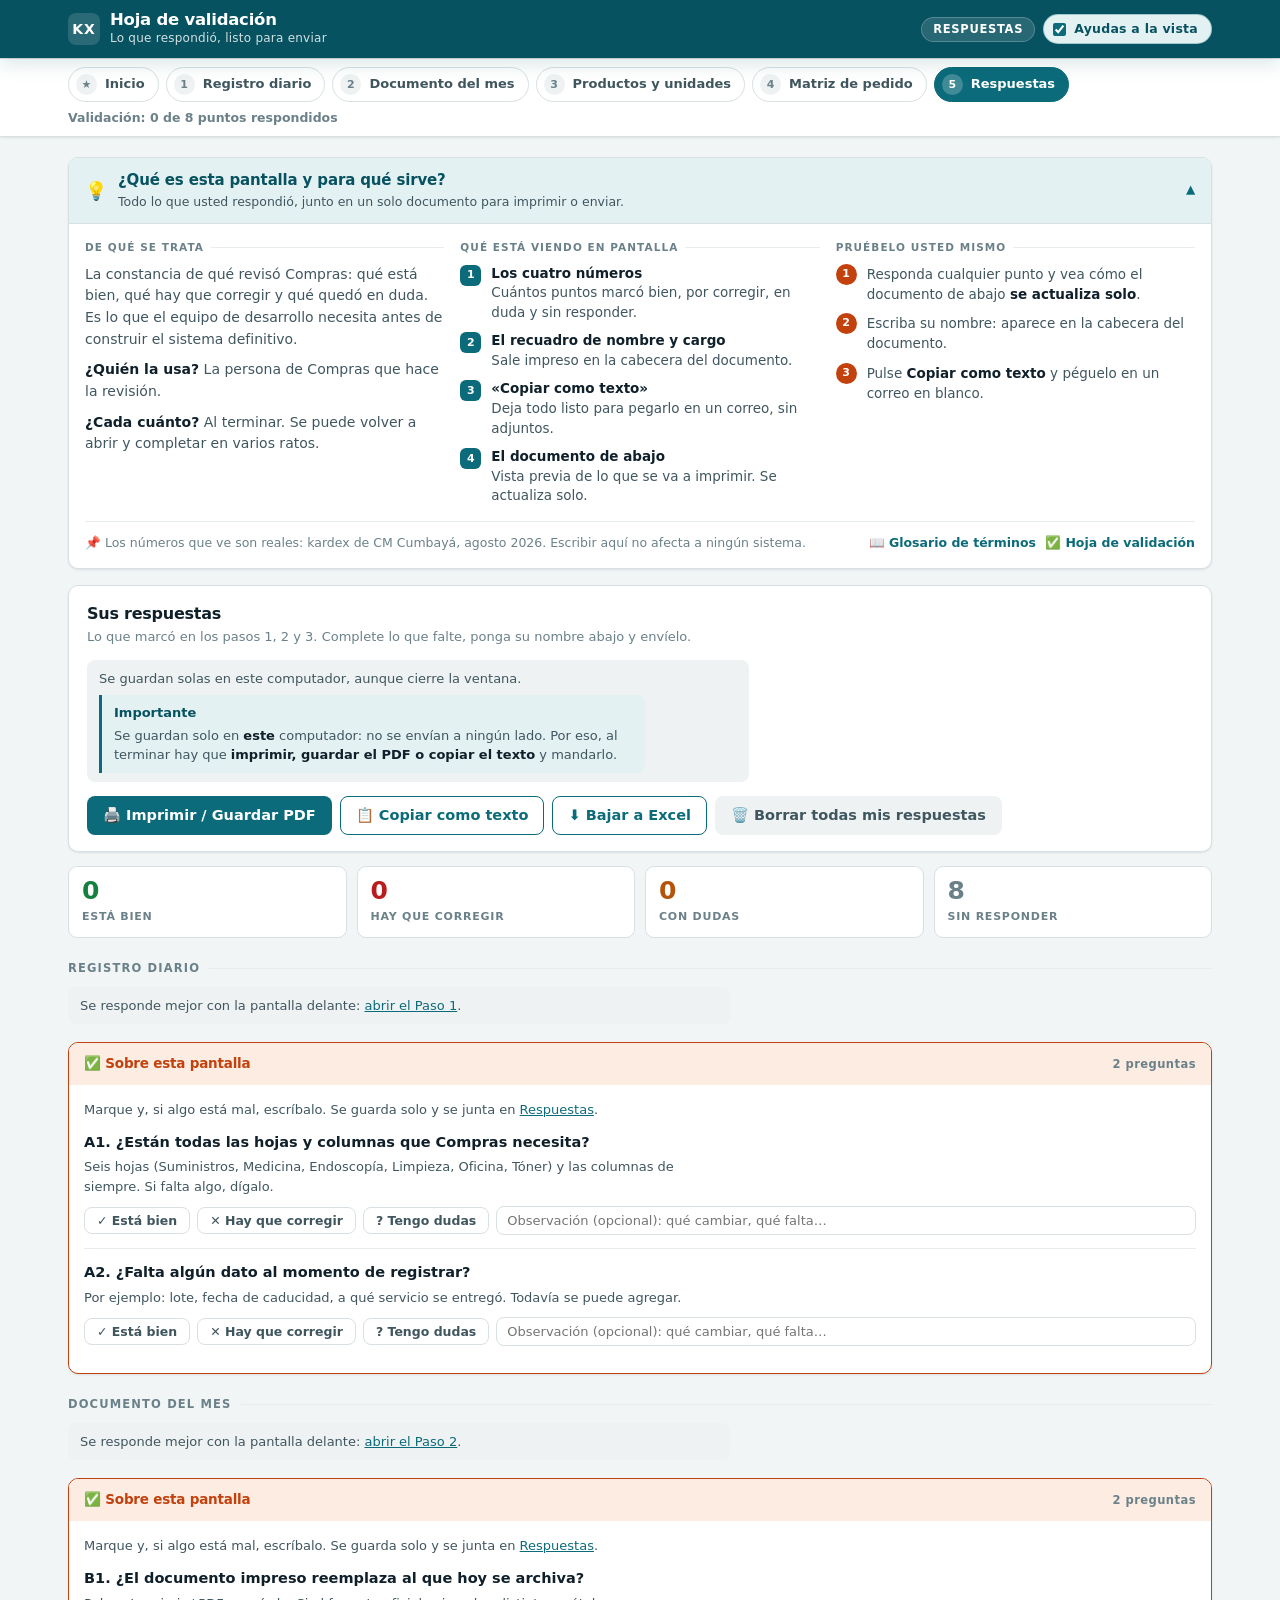
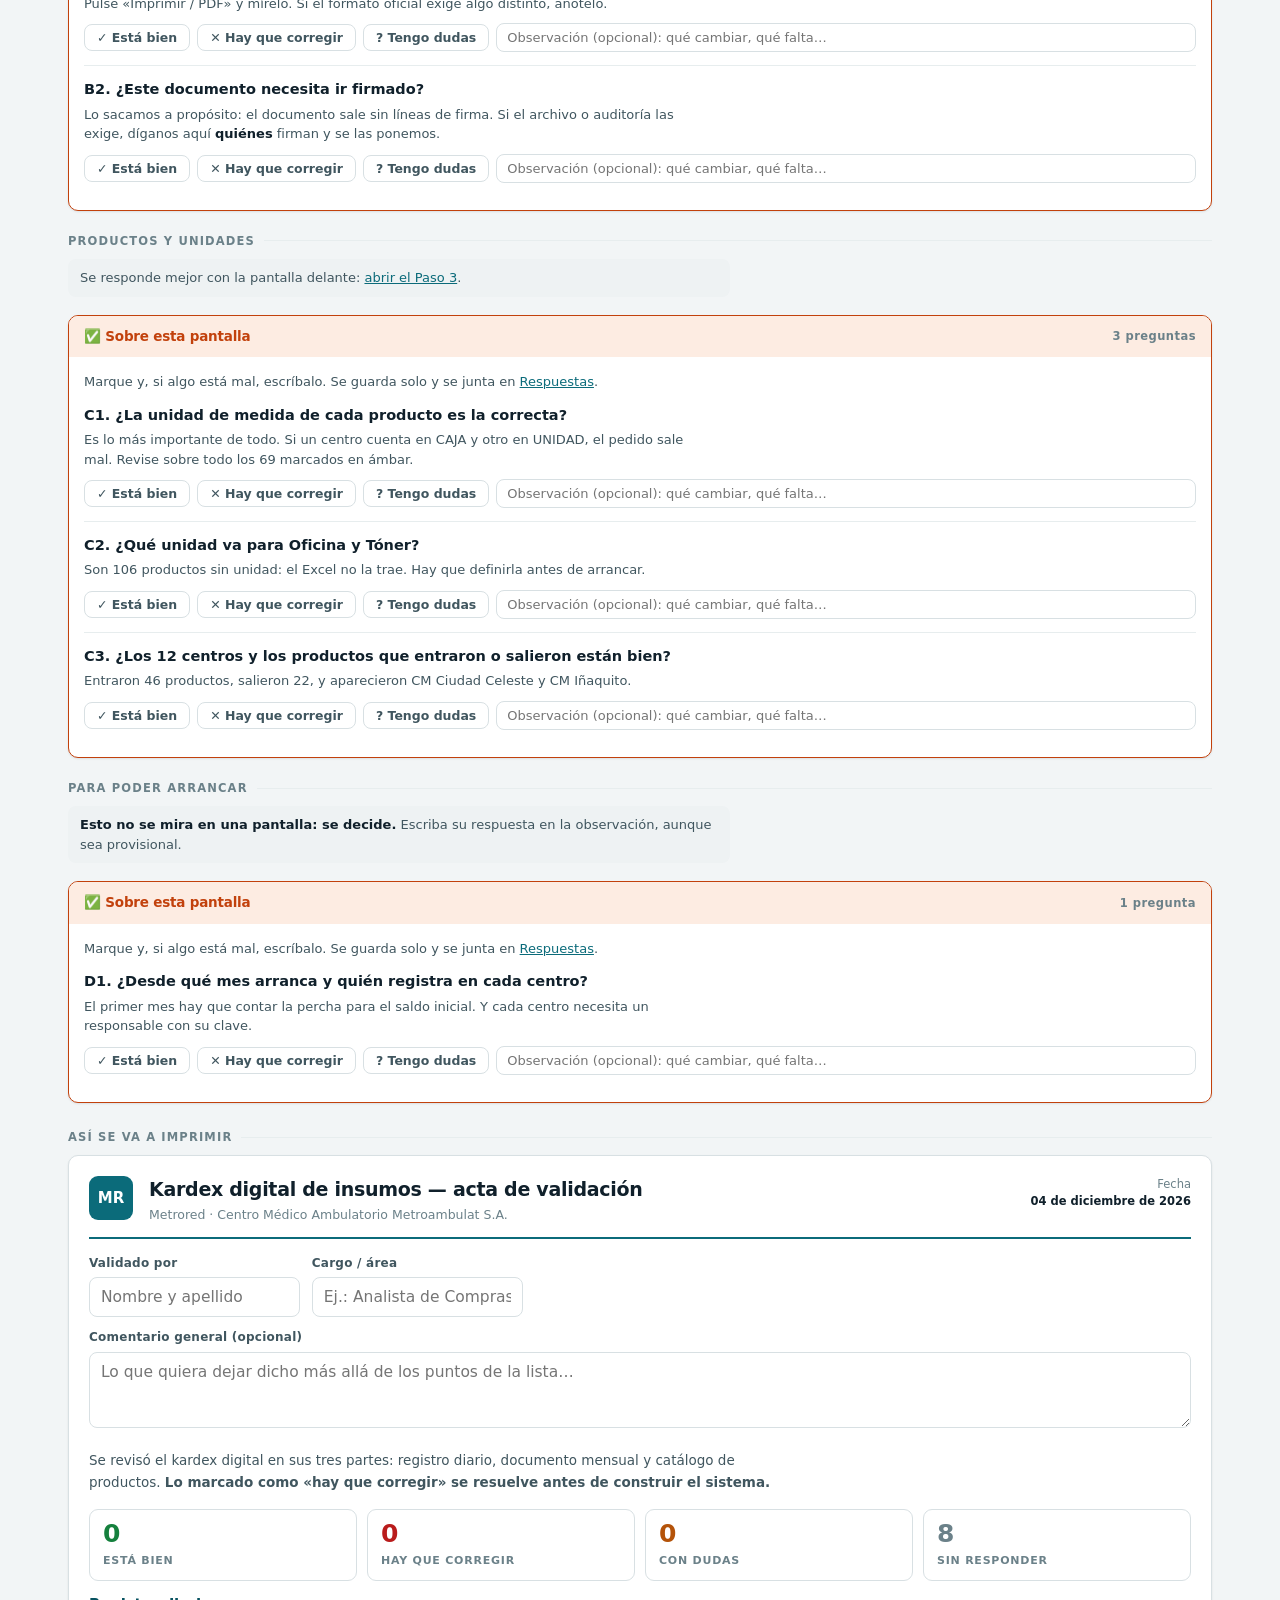
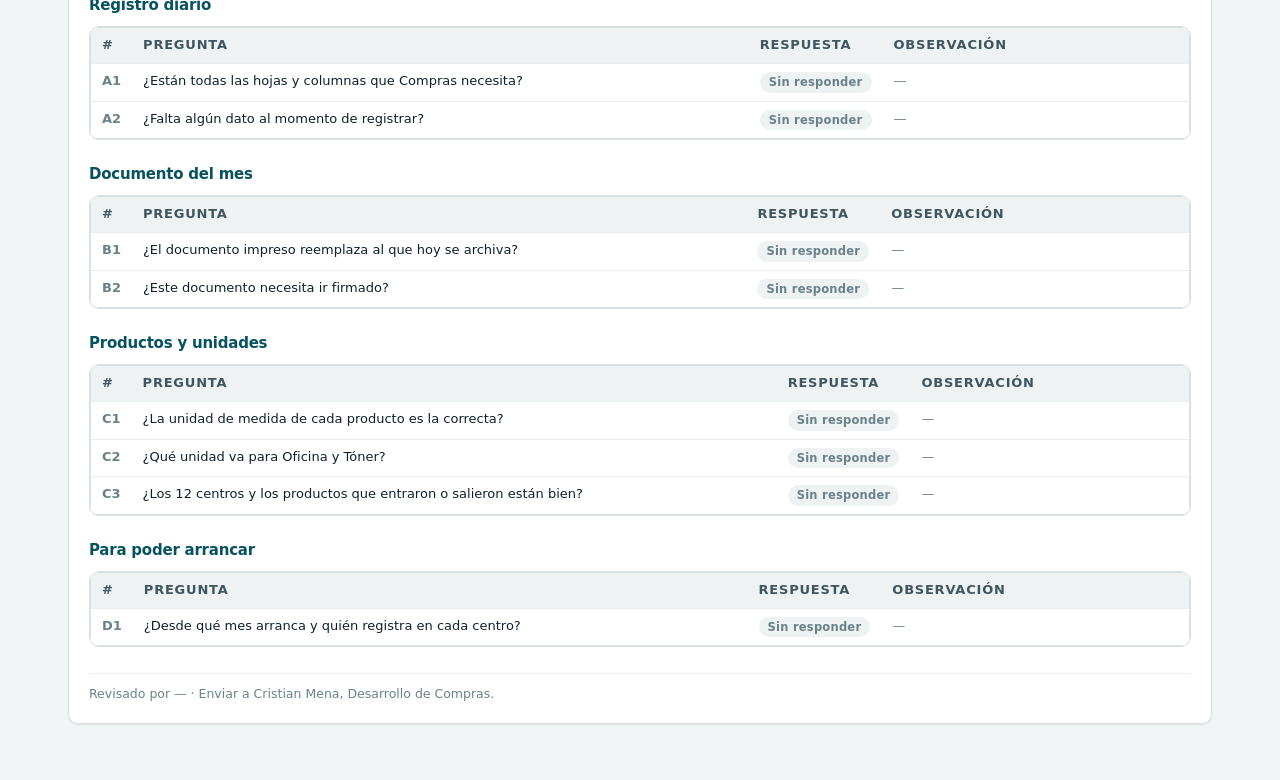
<file: 5-validacion.html>
<!DOCTYPE html>
<html lang="es">
<head>
<meta charset="UTF-8">
<meta name="viewport" content="width=device-width, initial-scale=1.0">
<title>Paso 5 · Hoja de validación — Kardex Metrored</title>
<link rel="stylesheet" href="base.css">
<link rel="stylesheet" href="extra.css">
<style>
  .acta{background:var(--surf);border:1px solid var(--line);border-radius:var(--r);padding:20px;box-shadow:var(--sombra)}
  .acta-head{display:flex;gap:16px;align-items:flex-start;border-bottom:2px solid var(--pri);padding-bottom:13px;margin-bottom:16px;flex-wrap:wrap}
  .acta-head .logo{width:44px;height:44px;border-radius:9px;background:var(--pri);color:#fff;display:grid;place-items:center;font-weight:800;font-size:15px;flex:none}
  .acta-head h2{font-size:19px}
  .acta-head .sub{font-size:12.5px;color:var(--ink-3);margin-top:2px}
  .meta-form{display:grid;grid-template-columns:repeat(auto-fit,minmax(190px,1fr));gap:12px;margin-bottom:16px}
  .meta-print{display:none}
  @media print{
    @page{size:A4 portrait;margin:14mm}
    body{background:#fff}
    .top,.pasos,.no-print,.guia,.demo-nota{display:none!important}
    .wrap{max-width:none;padding:0}
    .acta{border:none;box-shadow:none;padding:0}
    .meta-form{display:none}
    .meta-print{display:grid}
    table.acta-t{font-size:10.5px}
    tr,td,th{page-break-inside:avoid}
    *{-webkit-print-color-adjust:exact;print-color-adjust:exact}
  }
</style>
</head>
<body>
<div id="cab"></div>

<div class="wrap">
  <div id="guia"></div>

  <!-- ====== parte interactiva ====== -->
  <div class="no-print">
    <div class="card card-p" style="margin-bottom:14px">
      <h2>Sus respuestas</h2>
      <p class="cap" style="margin-top:3px">Lo que marcó en los pasos 1, 2 y 3. Complete lo que falte, ponga su
        nombre abajo y envíelo.</p>
      <p class="explica" style="margin:12px 0 0;max-width:80ch">
        Se guardan solas en este computador, aunque cierre la ventana.
        <i class="ayu" data-t="Importante">
          Se guardan solo en <b>este</b> computador: no se envían a ningún lado. Por eso, al terminar hay que
          <b>imprimir, guardar el PDF o copiar el texto</b> y mandarlo.
        </i>
      </p>
      <div class="btns" style="margin-top:14px">
        <button class="b-pri" onclick="window.print()">🖨️ Imprimir / Guardar PDF</button>
        <button class="b-out" onclick="copiar()">📋 Copiar como texto</button>
        <button class="b-out" onclick="exportar()">⬇️ Bajar a Excel</button>
        <button onclick="KX.valBorrar()">🗑️ Borrar todas mis respuestas</button>
      </div>
    </div>

    <div class="resu" id="resu"></div>

    <div id="grupos"></div>
  </div>

  <!-- ====== acta imprimible ====== -->
  <h2 class="sec-h no-print" style="margin-top:26px">Así se va a imprimir</h2>
  <div class="acta" id="acta"></div>

</div>

<script src="datos.js"></script>
<script src="comun.js"></script>
<script>
const $ = s => document.querySelector(s);

KX.montar({ paso: 5, titulo: "Hoja de validación", sub: "Lo que respondió, listo para enviar", etiqueta: "Respuestas" });

document.getElementById("guia").innerHTML = KX.panelPantalla({
  id: "validacion",
  resumen: "Todo lo que usted respondió, junto en un solo documento para imprimir o enviar.",
  queEs: `La constancia de qué revisó Compras: qué está bien, qué hay que corregir y qué quedó en duda.
    Es lo que el equipo de desarrollo necesita antes de construir el sistema definitivo.`,
  quien: "La persona de Compras que hace la revisión.",
  cuando: "Al terminar. Se puede volver a abrir y completar en varios ratos.",
  enPantalla: [
    { q: "Los cuatro números", d: "Cuántos puntos marcó bien, por corregir, en duda y sin responder." },
    { q: "El recuadro de nombre y cargo", d: "Sale impreso en la cabecera del documento." },
    { q: "«Copiar como texto»", d: "Deja todo listo para pegarlo en un correo, sin adjuntos." },
    { q: "El documento de abajo", d: "Vista previa de lo que se va a imprimir. Se actualiza solo." }
  ],
  probar: [
    "Responda cualquier punto y vea cómo el documento de abajo <b>se actualiza solo</b>.",
    "Escriba su nombre: aparece en la cabecera del documento.",
    "Pulse <b>Copiar como texto</b> y péguelo en un correo en blanco."
  ]
});

/* ---------- grupos interactivos ---------- */
$("#grupos").innerHTML = KX.GRUPOS.map(g => {
  const enlace = g.g === "D" ? "" :
    `<p class="explica" style="max-width:80ch">Se responde mejor con la pantalla delante:
      <a href="${g.donde}">abrir el ${g.dondeT}</a>.</p>`;
  const intro = g.g === "D" ? `<p class="explica" style="max-width:80ch">
      <b>Esto no se mira en una pantalla: se decide.</b> Escriba su respuesta en la observación, aunque sea
      provisional.</p>` : "";
  return `<h2 class="sec-h" style="margin-top:22px">${KX.esc(g.titulo)}</h2>${enlace}${intro}${KX.cajaValidar(g.g)}`;
}).join("");

/* ---------- el acta ---------- */
const meta = KX.valLeer().meta || {};

function pintarActa() {
  const v = KX.valLeer();
  const r = KX.valResumen();
  const sinResp = r.total - r.resp;

  $("#resu").innerHTML = `
    <div><b class="si">${r.ok}</b><small>Está bien</small></div>
    <div><b class="no">${r.no}</b><small>Hay que corregir</small></div>
    <div><b style="color:var(--warn)">${r.dd}</b><small>Con dudas</small></div>
    <div><b style="color:var(--ink-3)">${sinResp}</b><small>Sin responder</small></div>`;

  const grupos = KX.GRUPOS.map(g => {
    const items = KX.VALID.filter(x => x.g === g.g);
    const filas = items.map(x => {
      const it = v.items[x.id] || { e: "", obs: "" };
      const et = KX.ETIQ[it.e];
      return `<tr>
        <td style="width:1%;color:var(--ink-3);font-weight:800;white-space:nowrap">${x.g}${x.id.slice(1)}</td>
        <td>${KX.esc(x.q)}</td>
        <td class="est"><span class="pill ${et.c}">${et.t}</span></td>
        <td style="color:var(--ink-2)">${it.obs ? KX.esc(it.obs) : "<span style='color:var(--ink-3)'>—</span>"}</td>
      </tr>`;
    }).join("");
    return `<div class="acta-grupo">
      <h3>${KX.esc(g.titulo)}</h3>
      <div class="tabla-wrap"><table class="acta acta-t">
        <thead><tr><th>#</th><th style="min-width:250px">Pregunta</th><th>Respuesta</th><th style="min-width:200px">Observación</th></tr></thead>
        <tbody>${filas}</tbody>
      </table></div>
    </div>`;
  }).join("");

  const m = KX.valLeer().meta || {};
  $("#acta").innerHTML = `
    <div class="acta-head">
      <div class="logo">MR</div>
      <div style="flex:1;min-width:200px">
        <h2>Kardex digital de insumos — acta de validación</h2>
        <div class="sub">Metrored · Centro Médico Ambulatorio Metroambulat S.A.</div>
      </div>
      <div style="text-align:right;font-size:11.5px;color:var(--ink-3)">
        <div>Fecha</div><div style="font-weight:800;color:var(--ink)">${KX.hoyTexto()}</div>
      </div>
    </div>

    <div class="meta-form">
      <div><label for="mNombre">Validado por</label><input id="mNombre" value="${KX.esc(m.nombre || "")}" placeholder="Nombre y apellido"></div>
      <div><label for="mCargo">Cargo / área</label><input id="mCargo" value="${KX.esc(m.cargo || "")}" placeholder="Ej.: Analista de Compras"></div>
      <div style="grid-column:1/-1"><label for="mCom">Comentario general (opcional)</label>
        <textarea id="mCom" rows="3" placeholder="Lo que quiera dejar dicho más allá de los puntos de la lista…">${KX.esc(m.comentario || "")}</textarea></div>
    </div>

    <div class="doc-meta meta-print" style="grid-template-columns:repeat(3,1fr);border:1px solid var(--line);border-radius:8px;overflow:hidden;margin-bottom:16px">
      <div style="padding:8px 12px;border-right:1px solid var(--line)"><small>Validado por</small><b>${KX.esc(m.nombre || "—")}</b></div>
      <div style="padding:8px 12px;border-right:1px solid var(--line)"><small>Cargo / área</small><b>${KX.esc(m.cargo || "—")}</b></div>
      <div style="padding:8px 12px"><small>Puntos respondidos</small><b>${r.resp} de ${r.total}</b></div>
    </div>

    <p style="font-size:13.5px;line-height:1.6;color:var(--ink-2);max-width:82ch;margin:0 0 16px">
      Se revisó el kardex digital en sus tres partes: registro diario, documento mensual y catálogo de
      productos. <b>Lo marcado como «hay que corregir» se resuelve antes de construir el sistema.</b>
    </p>

    <div class="resu">
      <div><b class="si">${r.ok}</b><small>Está bien</small></div>
      <div><b class="no">${r.no}</b><small>Hay que corregir</small></div>
      <div><b style="color:var(--warn)">${r.dd}</b><small>Con dudas</small></div>
      <div><b style="color:var(--ink-3)">${sinResp}</b><small>Sin responder</small></div>
    </div>

    ${grupos}

    ${m.comentario ? `<div class="acta-grupo"><h3>Comentario general</h3>
      <p style="font-size:13.5px;line-height:1.6;color:var(--ink-2);white-space:pre-wrap;margin:0">${KX.esc(m.comentario)}</p></div>` : ""}

    <p style="font-size:12.5px;color:var(--ink-3);margin:26px 0 0;border-top:1px solid var(--line-soft);padding-top:11px">
      Revisado por ${KX.esc(m.nombre || "—")}${m.cargo ? " · " + KX.esc(m.cargo) : ""} ·
      Enviar a Cristian Mena, Desarrollo de Compras.
    </p>`;

  ["mNombre:nombre", "mCargo:cargo", "mCom:comentario"].forEach(par => {
    const [id, campo] = par.split(":");
    const e = document.getElementById(id);
    if (e) e.oninput = () => { KX.valMeta(campo, e.value); pintarSoloPrint(); };
  });
}

/* Actualiza los datos del encabezado impreso sin volver a dibujar todo,
   para no perder el cursor mientras se escribe. */
function pintarSoloPrint() {
  const m = KX.valLeer().meta || {};
  const bs = $("#acta").querySelectorAll(".meta-print b");
  if (bs[0]) bs[0].textContent = m.nombre || "—";
  if (bs[1]) bs[1].textContent = m.cargo || "—";
}

window.alCambiarValidacion = pintarActa;

function textoPlano() {
  const v = KX.valLeer(), m = v.meta || {}, r = KX.valResumen();
  const L = [];
  L.push("KARDEX DIGITAL DE INSUMOS — ACTA DE VALIDACIÓN");
  L.push("Metrored · " + KX.hoyTexto());
  L.push("Validado por: " + (m.nombre || "—") + (m.cargo ? " (" + m.cargo + ")" : ""));
  L.push(`Resultado: ${r.ok} bien · ${r.no} por corregir · ${r.dd} con dudas · ${r.total - r.resp} sin responder`);
  KX.GRUPOS.forEach(g => {
    L.push(""); L.push("== GRUPO " + g.g + ": " + g.titulo.toUpperCase() + " ==");
    KX.VALID.filter(x => x.g === g.g).forEach(x => {
      const it = v.items[x.id] || { e: "", obs: "" };
      L.push(`${x.g}${x.id.slice(1)}. ${x.q}`);
      L.push(`    → ${KX.ETIQ[it.e].t}${it.obs ? " — " + it.obs : ""}`);
    });
  });
  if (m.comentario) { L.push(""); L.push("COMENTARIO GENERAL:"); L.push(m.comentario); }
  return L.join("\n");
}

function copiar() {
  const t = textoPlano();
  const ta = document.createElement("textarea");
  ta.value = t; ta.style.position = "fixed"; ta.style.opacity = "0";
  document.body.appendChild(ta); ta.select();
  try { document.execCommand("copy"); KX.toast("✓ Acta copiada: ya puede pegarla en un correo"); }
  catch (e) { KX.toast("No se pudo copiar automáticamente"); }
  ta.remove();
}

function exportar() {
  const v = KX.valLeer(), m = v.meta || {};
  const out = [
    ["Kardex digital de insumos — acta de validación"],
    ["Fecha", KX.hoyTexto()],
    ["Validado por", m.nombre || ""],
    ["Cargo", m.cargo || ""],
    [],
    ["GRUPO", "#", "PUNTO VALIDADO", "RESPUESTA", "OBSERVACIÓN"]
  ];
  KX.GRUPOS.forEach(g => KX.VALID.filter(x => x.g === g.g).forEach(x => {
    const it = v.items[x.id] || { e: "", obs: "" };
    out.push([g.titulo, x.g + x.id.slice(1), x.q, KX.ETIQ[it.e].t, it.obs || ""]);
  }));
  if (m.comentario) { out.push([]); out.push(["Comentario general", m.comentario]); }
  KX.descargarCSV("Acta-validacion-kardex.csv", out);
}

pintarActa();
KX.pintarValidacion();
KX.expandirAyudas();
</script>
</body>
</html>
</file>
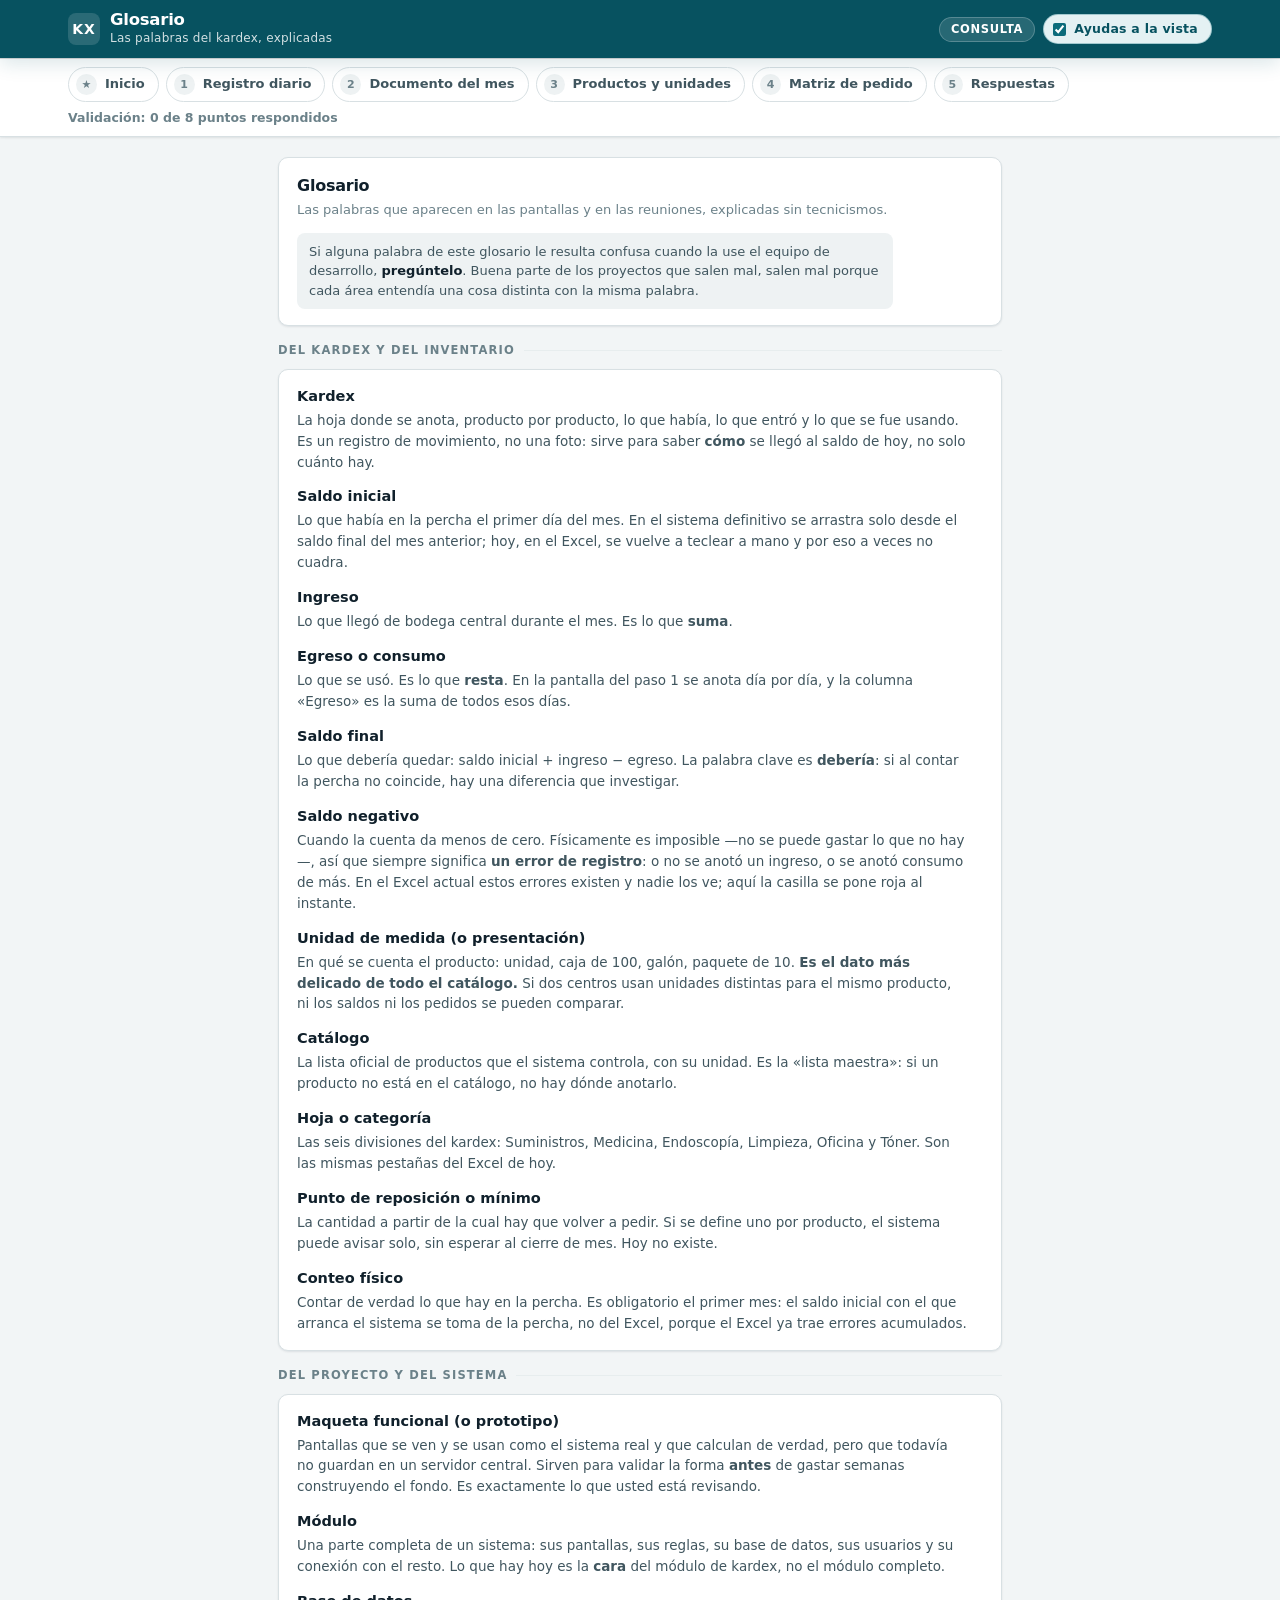
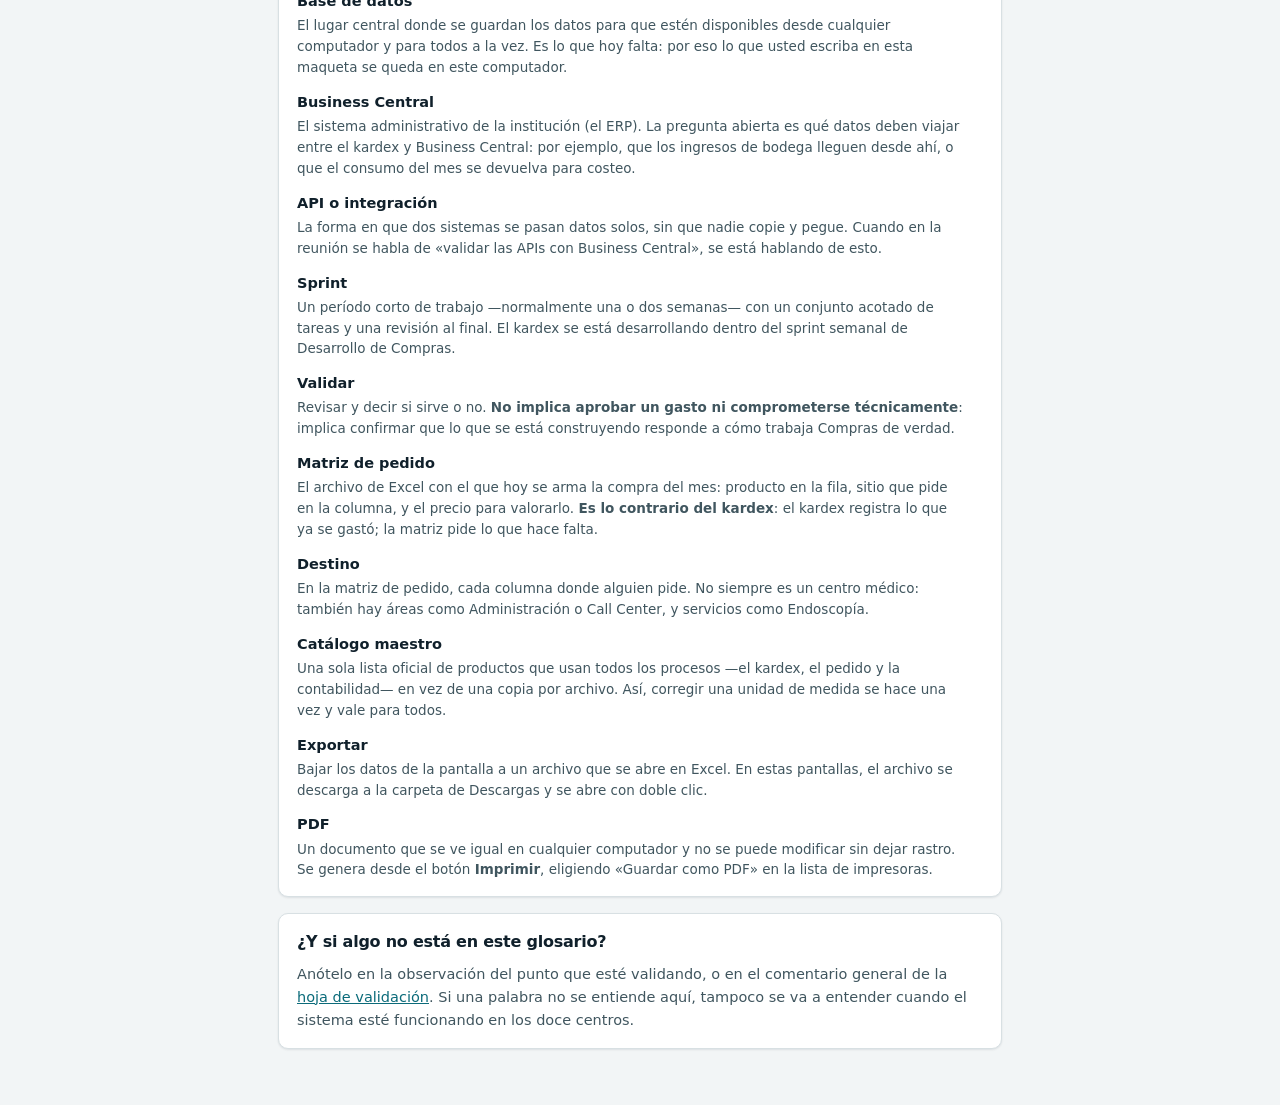
<file: glosario.html>
<!DOCTYPE html>
<html lang="es">
<head>
<meta charset="UTF-8">
<meta name="viewport" content="width=device-width, initial-scale=1.0">
<title>Glosario — Kardex Metrored</title>
<link rel="stylesheet" href="base.css">
<link rel="stylesheet" href="extra.css">
</head>
<body>
<div id="cab"></div>

<div class="wrap angosto">

  <div class="card card-p" style="margin-bottom:16px">
    <h2>Glosario</h2>
    <p class="cap" style="margin-top:3px">Las palabras que aparecen en las pantallas y en las reuniones, explicadas sin tecnicismos.</p>
    <p class="explica" style="margin:13px 0 0">
      Si alguna palabra de este glosario le resulta confusa cuando la use el equipo de desarrollo,
      <b>pregúntelo</b>. Buena parte de los proyectos que salen mal, salen mal porque cada área entendía
      una cosa distinta con la misma palabra.
    </p>
  </div>

  <h2 class="sec-h">Del kardex y del inventario</h2>
  <div class="card card-p" style="margin-bottom:16px">
    <dl class="glo">
      <dt>Kardex</dt>
      <dd>La hoja donde se anota, producto por producto, lo que había, lo que entró y lo que se fue usando.
        Es un registro de movimiento, no una foto: sirve para saber <b>cómo</b> se llegó al saldo de hoy,
        no solo cuánto hay.</dd>

      <dt>Saldo inicial</dt>
      <dd>Lo que había en la percha el primer día del mes. En el sistema definitivo se arrastra solo desde el
        saldo final del mes anterior; hoy, en el Excel, se vuelve a teclear a mano y por eso a veces no cuadra.</dd>

      <dt>Ingreso</dt>
      <dd>Lo que llegó de bodega central durante el mes. Es lo que <b>suma</b>.</dd>

      <dt>Egreso o consumo</dt>
      <dd>Lo que se usó. Es lo que <b>resta</b>. En la pantalla del paso 1 se anota día por día, y la columna
        «Egreso» es la suma de todos esos días.</dd>

      <dt>Saldo final</dt>
      <dd>Lo que debería quedar: saldo inicial + ingreso − egreso. La palabra clave es <b>debería</b>: si al
        contar la percha no coincide, hay una diferencia que investigar.</dd>

      <dt>Saldo negativo</dt>
      <dd>Cuando la cuenta da menos de cero. Físicamente es imposible —no se puede gastar lo que no hay—, así
        que siempre significa <b>un error de registro</b>: o no se anotó un ingreso, o se anotó consumo de más.
        En el Excel actual estos errores existen y nadie los ve; aquí la casilla se pone roja al instante.</dd>

      <dt>Unidad de medida (o presentación)</dt>
      <dd>En qué se cuenta el producto: unidad, caja de 100, galón, paquete de 10. <b>Es el dato más delicado
        de todo el catálogo.</b> Si dos centros usan unidades distintas para el mismo producto, ni los saldos
        ni los pedidos se pueden comparar.</dd>

      <dt>Catálogo</dt>
      <dd>La lista oficial de productos que el sistema controla, con su unidad. Es la «lista maestra»: si un
        producto no está en el catálogo, no hay dónde anotarlo.</dd>

      <dt>Hoja o categoría</dt>
      <dd>Las seis divisiones del kardex: Suministros, Medicina, Endoscopía, Limpieza, Oficina y Tóner.
        Son las mismas pestañas del Excel de hoy.</dd>

      <dt>Punto de reposición o mínimo</dt>
      <dd>La cantidad a partir de la cual hay que volver a pedir. Si se define uno por producto, el sistema
        puede avisar solo, sin esperar al cierre de mes. Hoy no existe.</dd>

      <dt>Conteo físico</dt>
      <dd>Contar de verdad lo que hay en la percha. Es obligatorio el primer mes: el saldo inicial con el que
        arranca el sistema se toma de la percha, no del Excel, porque el Excel ya trae errores acumulados.</dd>
    </dl>
  </div>

  <h2 class="sec-h">Del proyecto y del sistema</h2>
  <div class="card card-p" style="margin-bottom:16px">
    <dl class="glo">
      <dt>Maqueta funcional (o prototipo)</dt>
      <dd>Pantallas que se ven y se usan como el sistema real y que calculan de verdad, pero que todavía no
        guardan en un servidor central. Sirven para validar la forma <b>antes</b> de gastar semanas
        construyendo el fondo. Es exactamente lo que usted está revisando.</dd>

      <dt>Módulo</dt>
      <dd>Una parte completa de un sistema: sus pantallas, sus reglas, su base de datos, sus usuarios y su
        conexión con el resto. Lo que hay hoy es la <b>cara</b> del módulo de kardex, no el módulo completo.</dd>

      <dt>Base de datos</dt>
      <dd>El lugar central donde se guardan los datos para que estén disponibles desde cualquier computador y
        para todos a la vez. Es lo que hoy falta: por eso lo que usted escriba en esta maqueta se queda en
        este computador.</dd>

      <dt>Business Central</dt>
      <dd>El sistema administrativo de la institución (el ERP). La pregunta abierta es qué datos deben viajar
        entre el kardex y Business Central: por ejemplo, que los ingresos de bodega lleguen desde ahí, o que
        el consumo del mes se devuelva para costeo.</dd>

      <dt>API o integración</dt>
      <dd>La forma en que dos sistemas se pasan datos solos, sin que nadie copie y pegue. Cuando en la reunión
        se habla de «validar las APIs con Business Central», se está hablando de esto.</dd>

      <dt>Sprint</dt>
      <dd>Un período corto de trabajo —normalmente una o dos semanas— con un conjunto acotado de tareas y una
        revisión al final. El kardex se está desarrollando dentro del sprint semanal de Desarrollo de Compras.</dd>

      <dt>Validar</dt>
      <dd>Revisar y decir si sirve o no. <b>No implica aprobar un gasto ni comprometerse técnicamente</b>:
        implica confirmar que lo que se está construyendo responde a cómo trabaja Compras de verdad.</dd>

      <dt>Matriz de pedido</dt>
      <dd>El archivo de Excel con el que hoy se arma la compra del mes: producto en la fila, sitio que pide en
        la columna, y el precio para valorarlo. <b>Es lo contrario del kardex</b>: el kardex registra lo que ya
        se gastó; la matriz pide lo que hace falta.</dd>

      <dt>Destino</dt>
      <dd>En la matriz de pedido, cada columna donde alguien pide. No siempre es un centro médico: también hay
        áreas como Administración o Call Center, y servicios como Endoscopía.</dd>

      <dt>Catálogo maestro</dt>
      <dd>Una sola lista oficial de productos que usan todos los procesos —el kardex, el pedido y la
        contabilidad— en vez de una copia por archivo. Así, corregir una unidad de medida se hace una vez y
        vale para todos.</dd>

      <dt>Exportar</dt>
      <dd>Bajar los datos de la pantalla a un archivo que se abre en Excel. En estas pantallas, el archivo se
        descarga a la carpeta de Descargas y se abre con doble clic.</dd>

      <dt>PDF</dt>
      <dd>Un documento que se ve igual en cualquier computador y no se puede modificar sin dejar rastro. Se
        genera desde el botón <b>Imprimir</b>, eligiendo «Guardar como PDF» en la lista de impresoras.</dd>
    </dl>
  </div>

  <div class="card card-p">
    <h2>¿Y si algo no está en este glosario?</h2>
    <p style="font-size:14.5px;line-height:1.6;color:var(--ink-2);margin:9px 0 0">
      Anótelo en la observación del punto que esté validando, o en el comentario general de la
      <a href="5-validacion.html">hoja de validación</a>. Si una palabra no se entiende aquí, tampoco se va a
      entender cuando el sistema esté funcionando en los doce centros.
    </p>
  </div>

</div>

<script src="datos.js"></script>
<script src="comun.js"></script>
<script>
KX.montar({ paso: "G", titulo: "Glosario", sub: "Las palabras del kardex, explicadas", etiqueta: "Consulta" });
</script>
</body>
</html>
</file>
<file: base.css>
/* ============================================================
   Kardex Metrored — hoja de estilos común a los prototipos
   Sin dependencias externas: abre sin internet.
   ============================================================ */

:root{
  /* superficies y tinta (neutros con sesgo petróleo) */
  --ground:#f2f5f6;
  --surf:#ffffff;
  --surf-2:#eef2f3;
  --line:#d8e0e3;
  --line-soft:#e7edee;
  --ink:#10202b;
  --ink-2:#40565f;
  --ink-3:#6b8189;

  /* marca */
  --pri:#0b6b7a;
  --pri-osc:#075260;
  --pri-cl:#e4f1f3;
  --acc:#c2410c;          /* egreso / consumo */
  --acc-cl:#fdece2;

  /* semáforo */
  --ok:#15803d;   --ok-cl:#e3f5e9;
  --warn:#b45309; --warn-cl:#fdf0dc;
  --crit:#b91c1c; --crit-cl:#fde8e8;

  --r:10px;
  --sombra:0 1px 2px rgba(16,32,43,.06), 0 1px 3px rgba(16,32,43,.04);
  --font:"Segoe UI Variable Text","Segoe UI",system-ui,-apple-system,Roboto,Arial,sans-serif;
  --font-d:"Segoe UI Variable Display","Segoe UI",system-ui,-apple-system,Roboto,Arial,sans-serif;
}
@media (prefers-color-scheme: dark){
  :root:not([data-theme="light"]){
    --ground:#0c1418; --surf:#131f25; --surf-2:#1a282f;
    --line:#2a3b43; --line-soft:#223038;
    --ink:#e8f0f2; --ink-2:#a9bcc3; --ink-3:#7e959d;
    --pri:#2fa3b5; --pri-osc:#1d8091; --pri-cl:#123038;
    --acc:#f0762f; --acc-cl:#3a1e10;
    --ok:#4ade80; --ok-cl:#12301f;
    --warn:#fbbf24; --warn-cl:#3a2a0c;
    --crit:#f87171; --crit-cl:#3a1616;
    --sombra:0 1px 2px rgba(0,0,0,.4);
  }
}
:root[data-theme="dark"]{
  --ground:#0c1418; --surf:#131f25; --surf-2:#1a282f;
  --line:#2a3b43; --line-soft:#223038;
  --ink:#e8f0f2; --ink-2:#a9bcc3; --ink-3:#7e959d;
  --pri:#2fa3b5; --pri-osc:#1d8091; --pri-cl:#123038;
  --acc:#f0762f; --acc-cl:#3a1e10;
  --ok:#4ade80; --ok-cl:#12301f;
  --warn:#fbbf24; --warn-cl:#3a2a0c;
  --crit:#f87171; --crit-cl:#3a1616;
  --sombra:0 1px 2px rgba(0,0,0,.4);
}

*{box-sizing:border-box;-webkit-tap-highlight-color:transparent}
html,body{margin:0;padding:0}
body{
  background:var(--ground); color:var(--ink);
  font-family:var(--font); font-size:15.5px; line-height:1.45;
  -webkit-font-smoothing:antialiased;
}
h1,h2,h3,h4{font-family:var(--font-d);margin:0;text-wrap:balance;letter-spacing:-.015em}
a{color:var(--pri)}
:focus-visible{outline:2.5px solid var(--acc);outline-offset:2px;border-radius:4px}
@media (prefers-reduced-motion:reduce){*{animation:none!important;transition:none!important}}

/* ---------- cabecera ---------- */
.top{
  background:var(--pri-osc); color:#fff; position:sticky; top:0; z-index:60;
  box-shadow:0 1px 0 rgba(0,0,0,.15), 0 6px 18px rgba(7,82,96,.14);
}
.top-in{max-width:1180px;margin:0 auto;padding:11px 18px;display:flex;align-items:center;gap:14px;flex-wrap:wrap}
.top .marca{display:flex;align-items:center;gap:10px;min-width:0}
.top .glifo{
  width:32px;height:32px;flex:none;border-radius:8px;display:grid;place-items:center;
  background:rgba(255,255,255,.14);font-weight:800;font-size:14px;letter-spacing:.06em;
}
.top h1{font-size:16.5px;font-weight:700;line-height:1.15;color:#fff}
.top .sub{font-size:12px;opacity:.82;letter-spacing:.02em}
.top .der{margin-left:auto;display:flex;gap:8px;align-items:center;flex-wrap:wrap}
.top .der .txt{font-size:12.5px;opacity:.85}

.wrap{max-width:1180px;margin:0 auto;padding:20px 18px 56px}
.wrap.angosto{max-width:760px}

/* etiqueta de propuesta */
.tag-prop{
  display:inline-flex;align-items:center;gap:7px;background:rgba(255,255,255,.13);
  border:1px solid rgba(255,255,255,.22);color:#fff;border-radius:999px;
  padding:3px 11px;font-size:11.5px;font-weight:700;letter-spacing:.06em;text-transform:uppercase;
}

/* ---------- tarjetas ---------- */
.card{background:var(--surf);border:1px solid var(--line);border-radius:var(--r);box-shadow:var(--sombra)}
.card-p{padding:16px 18px}
.card h2{font-size:16px;color:var(--ink);margin-bottom:2px}
.card .cap{font-size:13px;color:var(--ink-3)}
.sec-h{
  font-size:11.5px;font-weight:800;letter-spacing:.1em;text-transform:uppercase;
  color:var(--ink-3);margin:0 0 10px;display:flex;align-items:center;gap:9px;
}
.sec-h::after{content:"";flex:1;height:1px;background:var(--line-soft)}

/* ---------- formularios ---------- */
label{display:block;font-size:12px;font-weight:700;color:var(--ink-2);margin:0 0 5px;letter-spacing:.02em}
input,select,textarea{
  width:100%;padding:10px 11px;border:1.5px solid var(--line);border-radius:8px;
  font-size:15.5px;font-family:inherit;background:var(--surf);color:var(--ink);
}
input:focus,select:focus,textarea:focus{outline:none;border-color:var(--pri);box-shadow:0 0 0 3px color-mix(in srgb,var(--pri) 18%,transparent)}
input[type=number]{font-variant-numeric:tabular-nums;font-weight:700}
.campos{display:grid;grid-template-columns:repeat(auto-fit,minmax(160px,1fr));gap:12px}
.campos .full{grid-column:1/-1}
.hint{font-size:12.5px;color:var(--ink-3);margin-top:6px}

/* ---------- botones ---------- */
button{
  font-family:inherit;font-size:14.5px;font-weight:700;border:1.5px solid transparent;border-radius:8px;
  padding:10px 15px;cursor:pointer;display:inline-flex;align-items:center;justify-content:center;gap:7px;
  transition:background .13s,border-color .13s,color .13s;background:var(--surf-2);color:var(--ink-2);
}
button:hover{background:var(--line-soft)}
.b-pri{background:var(--pri);color:#fff}
.b-pri:hover{background:var(--pri-osc)}
.b-acc{background:var(--acc);color:#fff}
.b-acc:hover{filter:brightness(.93)}
.b-out{background:var(--surf);color:var(--pri);border-color:var(--pri)}
.b-out:hover{background:var(--pri-cl)}
.b-ok{background:var(--ok);color:#fff}
.b-sm{padding:6px 11px;font-size:13px}
button:disabled{opacity:.5;cursor:not-allowed}
.btns{display:flex;gap:8px;flex-wrap:wrap}

/* ---------- tablas de datos ---------- */
.tabla-wrap{overflow-x:auto;border:1px solid var(--line);border-radius:var(--r);background:var(--surf)}
table{border-collapse:collapse;width:100%;font-size:13.5px}
th,td{padding:8px 11px;text-align:left;border-bottom:1px solid var(--line-soft);white-space:nowrap}
th{
  background:var(--surf-2);color:var(--ink-2);font-weight:800;font-size:11.5px;
  letter-spacing:.06em;text-transform:uppercase;position:sticky;top:0;z-index:2;
}
td.num,th.num{text-align:right;font-variant-numeric:tabular-nums}
tbody tr:last-child td{border-bottom:none}
tbody tr:hover td{background:var(--surf-2)}
.prod{white-space:normal;min-width:230px;font-weight:600}

/* ---------- indicadores ---------- */
.kpis{display:grid;grid-template-columns:repeat(auto-fit,minmax(150px,1fr));gap:12px}
.kpi{background:var(--surf);border:1px solid var(--line);border-radius:var(--r);padding:13px 15px;box-shadow:var(--sombra)}
.kpi .n{font-size:29px;font-weight:800;line-height:1.05;font-variant-numeric:tabular-nums;letter-spacing:-.02em;font-family:var(--font-d)}
.kpi .l{font-size:11.5px;font-weight:700;letter-spacing:.07em;text-transform:uppercase;color:var(--ink-3);margin-top:3px}
.kpi.pri .n{color:var(--pri)} .kpi.acc .n{color:var(--acc)}
.kpi.ok .n{color:var(--ok)} .kpi.warn .n{color:var(--warn)} .kpi.crit .n{color:var(--crit)}
/* explicación de qué mide el número */
.kpi .h{font-size:11.5px;line-height:1.4;color:var(--ink-3);margin-top:6px;padding-top:6px;border-top:1px solid var(--line-soft)}

/* ---------- leyenda de estados ---------- */
.leyenda-est table.t-est th,.leyenda-est table.t-est td{white-space:normal;vertical-align:top;font-size:13px;line-height:1.45}
.leyenda-est table.t-est td:first-child{white-space:nowrap;width:1%}
.leyenda-est td.sig{font-weight:600;color:var(--ink);min-width:150px}
.leyenda-est td.reg{color:var(--ink-2);min-width:215px}
.leyenda-est td.hac{color:var(--ink-2);min-width:190px}
.leyenda-est .nota-calc{
  background:var(--pri-cl);border-radius:9px;padding:11px 14px;margin-top:12px;
  font-size:13.5px;line-height:1.55;color:var(--ink-2);
}
.leyenda-est .nota-calc b{display:block;color:var(--pri-osc);margin-bottom:3px}

/* nota explicativa bajo un título de bloque */
.explica{
  font-size:13px;line-height:1.5;color:var(--ink-2);background:var(--surf-2);
  border-radius:8px;padding:9px 12px;margin:0 0 12px;max-width:72ch;
}
.explica b{color:var(--ink)}
.explica.eje{background:var(--pri-cl);color:var(--ink-2)}

/* píldoras y estados */
.pill{display:inline-flex;align-items:center;gap:5px;border-radius:999px;padding:2px 9px;font-size:11.5px;font-weight:800;letter-spacing:.02em;white-space:nowrap}
.p-pri{background:var(--pri-cl);color:var(--pri-osc)}
.p-acc{background:var(--acc-cl);color:var(--acc)}
.p-ok{background:var(--ok-cl);color:var(--ok)}
.p-warn{background:var(--warn-cl);color:var(--warn)}
.p-crit{background:var(--crit-cl);color:var(--crit)}
.p-neutro{background:var(--surf-2);color:var(--ink-3)}
.stripe{display:inline-block;width:4px;align-self:stretch;border-radius:2px}

/* barras */
.barra{background:var(--surf-2);border-radius:5px;height:16px;overflow:hidden;flex:1;min-width:60px}
.barra i{display:block;height:100%;border-radius:5px;background:var(--pri)}
.fila-b{display:flex;align-items:center;gap:9px;font-size:12.5px;padding:3px 0}
.fila-b .et{width:190px;flex:none;overflow:hidden;text-overflow:ellipsis;white-space:nowrap;color:var(--ink-2)}
.fila-b .vl{width:52px;flex:none;text-align:right;font-weight:800;font-variant-numeric:tabular-nums}

.vacio{text-align:center;color:var(--ink-3);padding:34px 12px;font-size:14px}
.hide{display:none!important}

/* aviso de prototipo */
.demo-nota{
  display:flex;gap:11px;align-items:flex-start;background:var(--warn-cl);
  border:1px solid color-mix(in srgb,var(--warn) 35%,transparent);
  border-radius:var(--r);padding:11px 14px;font-size:13px;color:var(--ink);margin-bottom:16px;
}
.demo-nota b{color:var(--warn)}

/* ============================================================
   Panel "¿Qué es esta pantalla?" — explicación incrustada
   ============================================================ */
.guia{border:1px solid var(--line);border-radius:var(--r);background:var(--surf);margin-bottom:16px;overflow:hidden;box-shadow:var(--sombra)}
.guia-h{
  display:flex;align-items:center;gap:11px;padding:12px 16px;cursor:pointer;user-select:none;
  background:var(--pri-cl);border-bottom:1px solid transparent;
}
.guia.abierta .guia-h{border-bottom-color:var(--line)}
.guia-h .ic{font-size:18px;flex:none}
.guia-h .tt{flex:1;min-width:0}
.guia-h .tt b{display:block;font-family:var(--font-d);font-size:15px;color:var(--pri-osc);letter-spacing:-.01em}
.guia-h .tt small{display:block;font-size:12.5px;color:var(--ink-2);margin-top:1px}
.guia-h .chev{color:var(--pri);font-size:12px;transition:transform .18s;flex:none;font-weight:800}
.guia.abierta .guia-h .chev{transform:rotate(180deg)}
.guia-b{display:none;padding:16px}
.guia.abierta .guia-b{display:block}

.guia-cols{display:grid;grid-template-columns:repeat(auto-fit,minmax(255px,1fr));gap:16px}
.guia-bloque > h5{
  font-size:10.5px;font-weight:800;letter-spacing:.1em;text-transform:uppercase;
  color:var(--ink-3);margin:0 0 8px;display:flex;align-items:center;gap:7px;
}
.guia-bloque > h5::after{content:"";flex:1;height:1px;background:var(--line-soft)}
.guia-bloque p{font-size:14px;line-height:1.55;color:var(--ink-2);margin:0 0 9px;max-width:60ch}
.guia-bloque p b{color:var(--ink)}

/* qué es cada cosa en pantalla */
.guia-items{display:flex;flex-direction:column;gap:9px}
.guia-item{display:flex;gap:10px;align-items:flex-start;font-size:13.5px;line-height:1.45}
.guia-item .pt{
  flex:none;width:21px;height:21px;border-radius:6px;background:var(--pri);color:#fff;
  display:grid;place-items:center;font-size:11px;font-weight:800;font-variant-numeric:tabular-nums;margin-top:1px;
}
.guia-item .tx b{display:block;color:var(--ink);font-weight:700}
.guia-item .tx span{color:var(--ink-2)}

/* pasos de demostración */
.guia-pasos{counter-reset:gp;list-style:none;padding:0;margin:0}
.guia-pasos li{
  counter-increment:gp;position:relative;padding-left:31px;margin-bottom:9px;
  font-size:13.5px;line-height:1.5;color:var(--ink-2);max-width:60ch;
}
.guia-pasos li::before{
  content:counter(gp);position:absolute;left:0;top:0;width:21px;height:21px;border-radius:50%;
  background:var(--acc);color:#fff;display:grid;place-items:center;font-size:11px;font-weight:800;
}
.guia-pasos li b{color:var(--ink)}

/* frase sugerida */
.guia-decir{background:var(--surf-2);border-left:3px solid var(--pri);border-radius:0 9px 9px 0;padding:11px 14px;margin-top:4px}
.guia-decir small{display:block;font-size:10px;font-weight:800;letter-spacing:.1em;text-transform:uppercase;color:var(--pri);margin-bottom:5px}
.guia-decir p{margin:0;font-size:14px;font-style:italic;line-height:1.5;color:var(--ink)}

/* pros y contras */
.guia-pc{display:flex;flex-direction:column;gap:7px;margin-top:10px}
.guia-pc div{display:flex;gap:8px;align-items:flex-start;font-size:13.5px;line-height:1.45}
.guia-pc .s{color:var(--ok);font-weight:800;flex:none}
.guia-pc .n{color:var(--warn);font-weight:800;flex:none}

.guia-pie{
  border-top:1px solid var(--line-soft);margin-top:15px;padding-top:12px;
  display:flex;gap:9px;align-items:center;flex-wrap:wrap;font-size:12.5px;color:var(--ink-3);
}
.guia-pie a{font-weight:700;text-decoration:none}
.guia-pie a:hover{text-decoration:underline}

@media print{.guia{display:none!important}}

/* toast */
.toast{
  position:fixed;left:50%;bottom:22px;transform:translateX(-50%) translateY(8px);
  background:var(--ink);color:var(--ground);padding:11px 20px;border-radius:9px;font-size:14px;
  font-weight:600;z-index:200;opacity:0;transition:.22s;pointer-events:none;max-width:90%;text-align:center;
}
.toast.show{opacity:1;transform:translateX(-50%) translateY(0)}

/* modal */
.modal{position:fixed;inset:0;background:rgba(16,32,43,.6);display:none;align-items:center;justify-content:center;z-index:150;padding:16px}
.modal.show{display:flex}
.modal .box{background:var(--surf);border-radius:12px;max-width:820px;width:100%;max-height:88vh;overflow:auto;padding:20px;border:1px solid var(--line)}

/* pestañas */
.tabs{display:flex;gap:6px;flex-wrap:wrap;margin-bottom:14px}
.tabs button{background:var(--surf);border:1px solid var(--line);color:var(--ink-3)}
.tabs button.act{background:var(--pri);border-color:var(--pri);color:#fff}

@media(max-width:640px){
  .wrap{padding:14px 12px 44px}
  .top h1{font-size:15px}
}
</file>
<file: extra.css>
/* ============================================================
   Kardex Metrored — añadidos para la entrega a Compras.
   Ayudas contextuales, navegación por pasos y validación.
   Se carga DESPUÉS de base.css.
   ============================================================ */

/* ---------- navegación por pasos ---------- */
.pasos{
  background:var(--surf);border-bottom:1px solid var(--line);position:sticky;top:0;z-index:55;
  box-shadow:var(--sombra);
}
.pasos-in{max-width:1180px;margin:0 auto;padding:9px 18px;display:flex;gap:7px;align-items:center;flex-wrap:wrap}
.pasos a{
  display:inline-flex;align-items:center;gap:8px;text-decoration:none;color:var(--ink-2);
  border:1px solid var(--line);border-radius:999px;padding:6px 13px 6px 7px;font-size:13px;font-weight:600;
  background:var(--surf);
}
.pasos a:hover{background:var(--surf-2)}
.pasos a .nro{
  width:21px;height:21px;border-radius:50%;background:var(--surf-2);color:var(--ink-3);
  display:grid;place-items:center;font-size:11px;font-weight:800;flex:none;
}
.pasos a.act{background:var(--pri);border-color:var(--pri);color:#fff}
.pasos a.act .nro{background:rgba(255,255,255,.22);color:#fff}
.pasos .sep{flex:1}
.pasos .avance{font-size:12.5px;color:var(--ink-3);font-weight:700;white-space:nowrap}

/* ---------- interruptor de ayudas ---------- */
.sw{
  display:inline-flex;align-items:center;gap:8px;cursor:pointer;user-select:none;
  background:var(--pri-cl);border:1px solid color-mix(in srgb,var(--pri) 30%,transparent);
  border-radius:999px;padding:5px 13px 5px 9px;font-size:12.5px;font-weight:700;color:var(--pri-osc);margin:0;
}
.sw input{width:auto;margin:0;accent-color:var(--pri)}

/* ---------- ayuda contextual: el signo ? ---------- */
.ay-wrap{position:relative;display:inline-block;vertical-align:middle;margin-left:5px}
button.ay{
  width:18px;height:18px;min-width:18px;padding:0;border-radius:50%;
  background:var(--pri);color:#fff;font-size:11.5px;font-weight:800;line-height:1;
  border:none;display:inline-grid;place-items:center;cursor:pointer;
}
button.ay:hover{background:var(--pri-osc)}
.ay-txt{
  display:none;position:absolute;left:0;top:calc(100% + 7px);z-index:90;width:320px;max-width:78vw;
  background:var(--surf);border:1.5px solid var(--pri);border-radius:10px;padding:11px 13px;
  box-shadow:0 12px 30px rgba(16,32,43,.2);font-size:13px;line-height:1.5;color:var(--ink-2);
  font-weight:400;text-align:left;white-space:normal;text-transform:none;letter-spacing:0;
}
.ay-txt b.tt{display:block;color:var(--pri-osc);font-size:13px;margin-bottom:3px}
.ay-wrap.abierta .ay-txt{display:block}
.ay-wrap.der .ay-txt{left:auto;right:0}

/* Con el modo ayuda encendido el texto se queda a la vista, sin tener que hacer clic. */
body.modo-ayuda .ay-wrap.bloque{display:block;margin:7px 0 0}
body.modo-ayuda .ay-wrap.bloque button.ay{display:none}
body.modo-ayuda .ay-wrap.bloque .ay-txt{
  display:block;position:static;width:auto;max-width:66ch;box-shadow:none;
  border:none;border-left:3px solid var(--pri);border-radius:0 8px 8px 0;background:var(--pri-cl);padding:8px 12px;
}

/* ---------- panel de la pantalla ---------- */
.guia-bloque ul.lista-v{list-style:none;padding:0;margin:0}
.guia-bloque ul.lista-v li{
  position:relative;padding-left:22px;margin-bottom:8px;font-size:13.5px;line-height:1.5;color:var(--ink-2);
}
.guia-bloque ul.lista-v li::before{content:"\25B8";position:absolute;left:4px;top:0;color:var(--pri);font-weight:800}

/* ---------- caja "qué tiene que validar aquí" ---------- */
.validar{
  border:1.5px solid var(--acc);border-radius:var(--r);background:var(--surf);
  box-shadow:var(--sombra);overflow:hidden;margin:18px 0;
}
.validar > h3{
  background:var(--acc-cl);color:var(--acc);font-size:13.5px;padding:11px 15px;margin:0;
  display:flex;align-items:center;gap:9px;flex-wrap:wrap;
}
.validar > h3 small{margin-left:auto;font-size:11.5px;font-weight:700;color:var(--ink-3);letter-spacing:.04em}
.validar .cuerpo{padding:4px 15px 14px}
.validar .intro-v{font-size:13px;color:var(--ink-2);padding:11px 0 0;margin:0;line-height:1.5;max-width:74ch}
.v-item{border-bottom:1px solid var(--line-soft);padding:13px 0}
.v-item:last-child{border-bottom:none}
.v-item .q{font-size:14.5px;font-weight:700;color:var(--ink);line-height:1.4}
.v-item .como{font-size:13px;color:var(--ink-2);margin:5px 0 0;line-height:1.5;max-width:74ch}
.v-item .como b{color:var(--ink)}
.v-opts{display:flex;gap:7px;flex-wrap:wrap;margin-top:10px;align-items:center}
.v-opts button{padding:5px 12px;font-size:12.5px;border:1.5px solid var(--line);background:var(--surf);color:var(--ink-2)}
.v-opts button.sel-ok{background:var(--ok);border-color:var(--ok);color:#fff}
.v-opts button.sel-no{background:var(--crit);border-color:var(--crit);color:#fff}
.v-opts button.sel-dd{background:var(--warn);border-color:var(--warn);color:#fff}
.v-opts input.obs{flex:1;min-width:200px;padding:6px 10px;font-size:13px}

/* ---------- acta de validación ---------- */
.acta-grupo{margin-bottom:24px}
.acta-grupo h3{font-size:15px;color:var(--pri-osc);margin-bottom:9px}
table.acta td,table.acta th{white-space:normal;vertical-align:top;font-size:13px}
table.acta td.est{white-space:nowrap;width:1%}
.resu{display:grid;grid-template-columns:repeat(auto-fit,minmax(125px,1fr));gap:10px;margin:14px 0}
.resu div{border:1px solid var(--line);border-radius:9px;padding:10px 13px;background:var(--surf)}
.resu b{display:block;font-size:25px;font-weight:800;line-height:1.1;font-family:var(--font-d)}
.resu small{font-size:11px;font-weight:800;letter-spacing:.07em;text-transform:uppercase;color:var(--ink-3)}

/* ---------- catálogo ---------- */
td.u{font-weight:700;color:var(--pri-osc)}
td.u.vacia{color:var(--crit);font-weight:800}
.chip{display:inline-block;border-radius:6px;padding:1px 7px;font-size:11px;font-weight:800;letter-spacing:.03em}
.chip.nuevo{background:var(--ok-cl);color:var(--ok)}
.chip.cambio{background:var(--warn-cl);color:var(--warn)}
.chip.fuera{background:var(--crit-cl);color:var(--crit)}
.chip.igual{background:var(--surf-2);color:var(--ink-3)}

/* ---------- tarjetas de portada ---------- */
.mosaico{display:grid;grid-template-columns:repeat(auto-fit,minmax(255px,1fr));gap:14px}
.tarj{
  display:block;text-decoration:none;color:inherit;background:var(--surf);border:1px solid var(--line);
  border-radius:var(--r);padding:16px 18px;box-shadow:var(--sombra);transition:border-color .13s,transform .13s;
}
.tarj:hover{border-color:var(--pri);transform:translateY(-2px)}
.tarj .nro{
  width:27px;height:27px;border-radius:8px;background:var(--pri);color:#fff;display:grid;place-items:center;
  font-weight:800;font-size:13px;margin-bottom:9px;
}
.tarj h3{font-size:16px;margin-bottom:4px}
.tarj p{font-size:13.5px;color:var(--ink-2);margin:0;line-height:1.5}
.tarj .pie{margin-top:10px;font-size:12px;font-weight:800;color:var(--pri);letter-spacing:.03em}

/* tabla sí / todavía no */
table.sino td{white-space:normal;vertical-align:top}
table.sino td.mk{width:1%;white-space:nowrap;font-weight:800;font-size:15px}
.si{color:var(--ok)} .no{color:var(--crit)}

/* glosario */
dl.glo{margin:0}
dl.glo dt{font-weight:800;color:var(--ink);font-size:14.5px;margin-top:14px}
dl.glo dd{margin:3px 0 0;font-size:13.5px;line-height:1.55;color:var(--ink-2);max-width:78ch}
dl.glo dt:first-child{margin-top:0}

@media print{
  .pasos,.sw,.no-print,.v-opts button{display:none!important}
  .ay-wrap{display:none!important}
  .validar{border-color:var(--line)}
}
</file>
